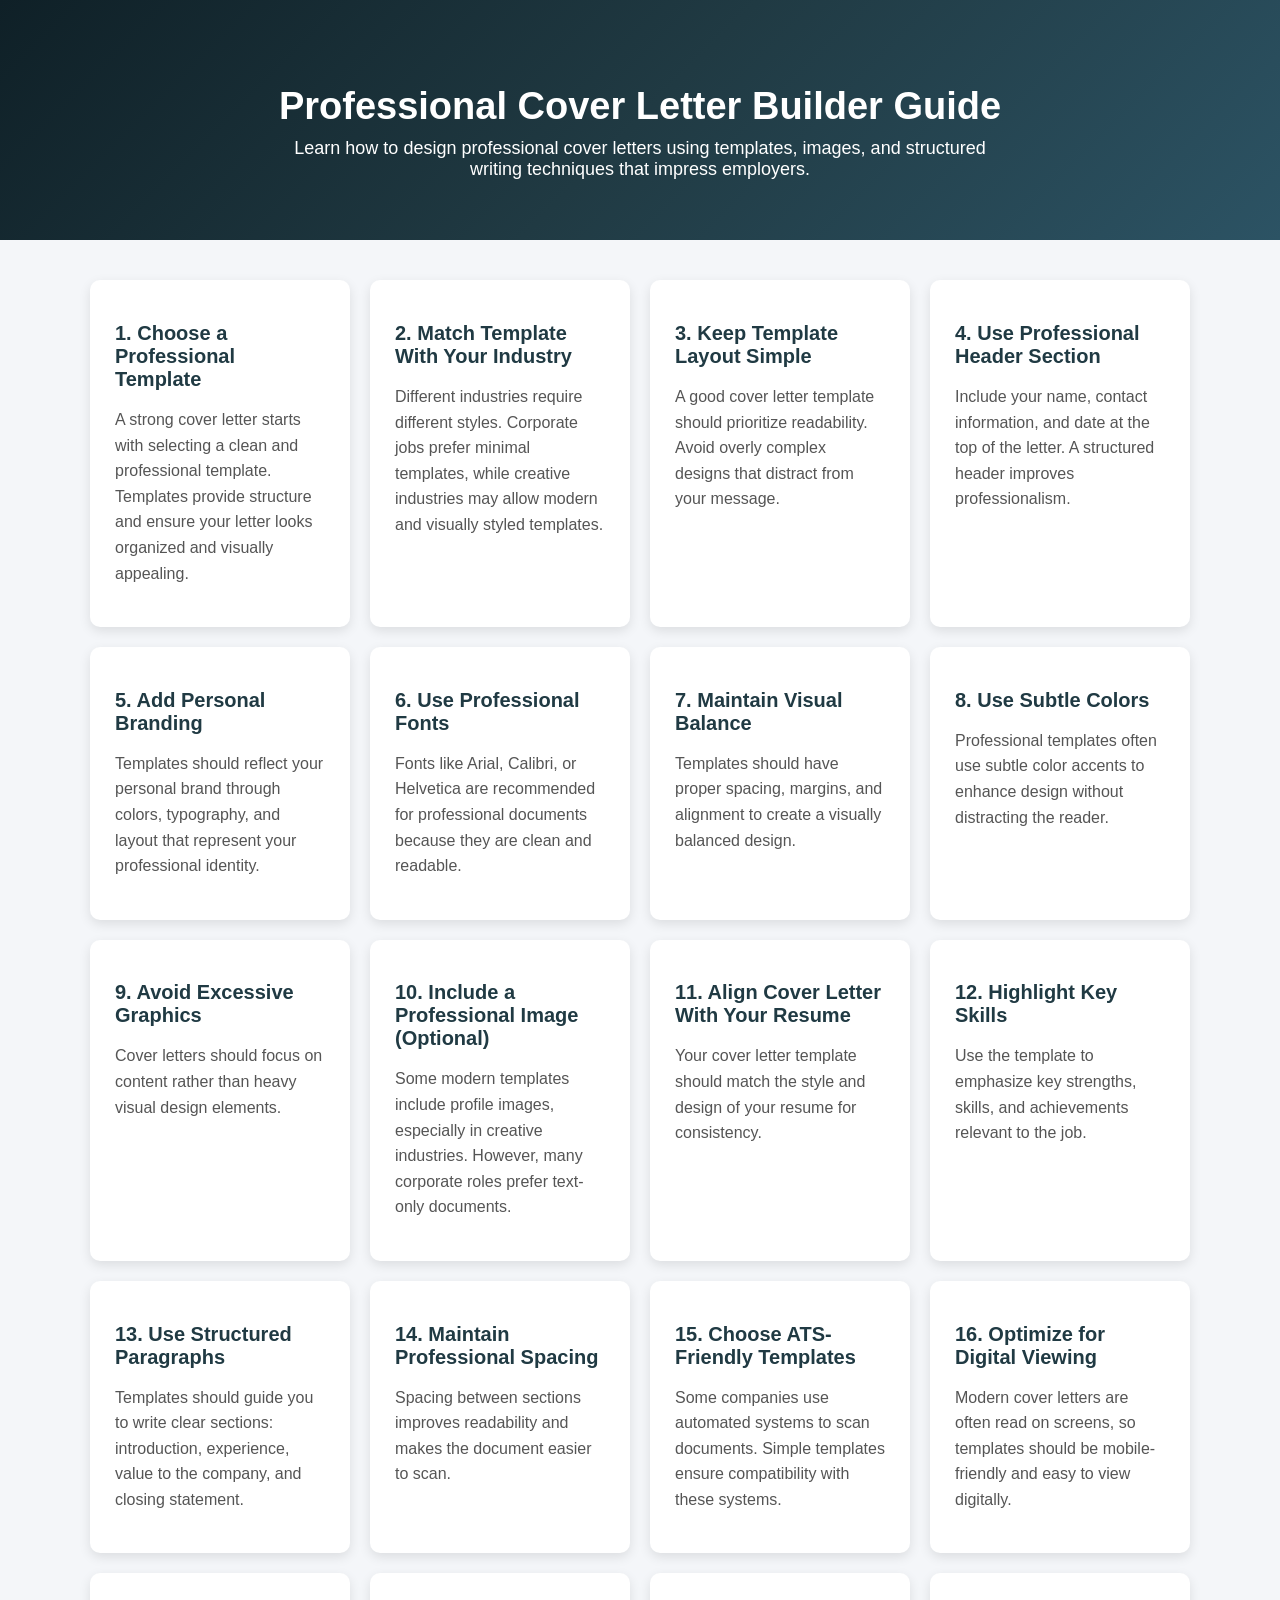
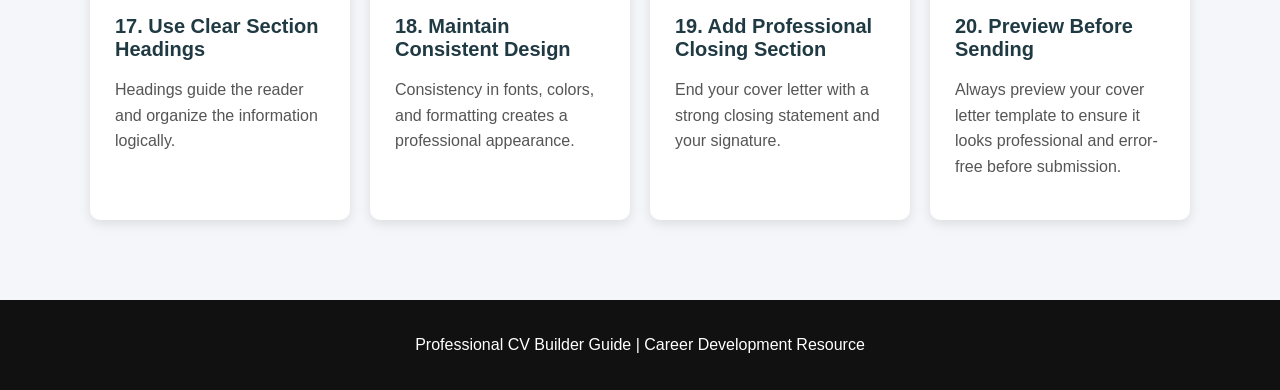
<file: cover.html>
<!DOCTYPE html>
<html lang="en">

<head>

    <meta charset="UTF-8">
    <meta name="viewport" content="width=device-width, initial-scale=1.0">

    <title>ai.cv.com </title>

    <link rel="stylesheet" href="style.css">

</head>

<body>

    <header class="hero">

        <h1>Professional Cover Letter Builder Guide</h1>

        <p>
            Learn how to design professional cover letters using templates,
            images, and structured writing techniques that impress employers.
        </p>

    </header>


    <section class="container">

        <div class="card">
            <h2>1. Choose a Professional Template</h2>
            <p>
                A strong cover letter starts with selecting a clean and professional template.
                Templates provide structure and ensure your letter looks organized
                and visually appealing.
            </p>
        </div>

        <div class="card">
            <h2>2. Match Template With Your Industry</h2>
            <p>
                Different industries require different styles. Corporate jobs prefer
                minimal templates, while creative industries may allow modern
                and visually styled templates.
            </p>
        </div>

        <div class="card">
            <h2>3. Keep Template Layout Simple</h2>
            <p>
                A good cover letter template should prioritize readability.
                Avoid overly complex designs that distract from your message.
            </p>
        </div>

        <div class="card">
            <h2>4. Use Professional Header Section</h2>
            <p>
                Include your name, contact information, and date at the top of the letter.
                A structured header improves professionalism.
            </p>
        </div>

        <div class="card">
            <h2>5. Add Personal Branding</h2>
            <p>
                Templates should reflect your personal brand through colors,
                typography, and layout that represent your professional identity.
            </p>
        </div>

        <div class="card">
            <h2>6. Use Professional Fonts</h2>
            <p>
                Fonts like Arial, Calibri, or Helvetica are recommended
                for professional documents because they are clean and readable.
            </p>
        </div>

        <div class="card">
            <h2>7. Maintain Visual Balance</h2>
            <p>
                Templates should have proper spacing, margins, and alignment
                to create a visually balanced design.
            </p>
        </div>

        <div class="card">
            <h2>8. Use Subtle Colors</h2>
            <p>
                Professional templates often use subtle color accents
                to enhance design without distracting the reader.
            </p>
        </div>

        <div class="card">
            <h2>9. Avoid Excessive Graphics</h2>
            <p>
                Cover letters should focus on content rather than heavy
                visual design elements.
            </p>
        </div>

        <div class="card">
            <h2>10. Include a Professional Image (Optional)</h2>
            <p>
                Some modern templates include profile images,
                especially in creative industries.
                However, many corporate roles prefer text-only documents.
            </p>
        </div>

        <div class="card">
            <h2>11. Align Cover Letter With Your Resume</h2>
            <p>
                Your cover letter template should match the style
                and design of your resume for consistency.
            </p>
        </div>

        <div class="card">
            <h2>12. Highlight Key Skills</h2>
            <p>
                Use the template to emphasize key strengths,
                skills, and achievements relevant to the job.
            </p>
        </div>

        <div class="card">
            <h2>13. Use Structured Paragraphs</h2>
            <p>
                Templates should guide you to write clear sections:
                introduction, experience, value to the company,
                and closing statement.
            </p>
        </div>

        <div class="card">
            <h2>14. Maintain Professional Spacing</h2>
            <p>
                Spacing between sections improves readability
                and makes the document easier to scan.
            </p>
        </div>

        <div class="card">
            <h2>15. Choose ATS-Friendly Templates</h2>
            <p>
                Some companies use automated systems to scan documents.
                Simple templates ensure compatibility with these systems.
            </p>
        </div>

        <div class="card">
            <h2>16. Optimize for Digital Viewing</h2>
            <p>
                Modern cover letters are often read on screens,
                so templates should be mobile-friendly and easy to view digitally.
            </p>
        </div>

        <div class="card">
            <h2>17. Use Clear Section Headings</h2>
            <p>
                Headings guide the reader and organize the information logically.
            </p>
        </div>

        <div class="card">
            <h2>18. Maintain Consistent Design</h2>
            <p>
                Consistency in fonts, colors, and formatting
                creates a professional appearance.
            </p>
        </div>

        <div class="card">
            <h2>19. Add Professional Closing Section</h2>
            <p>
                End your cover letter with a strong closing statement
                and your signature.
            </p>
        </div>

        <div class="card">
            <h2>20. Preview Before Sending</h2>
            <p>
                Always preview your cover letter template to ensure
                it looks professional and error-free before submission.
            </p>
        </div>

    </section>


    <footer>

        <p>Professional CV Builder Guide | Career Development Resource</p>

    </footer>

</body>

</html>
</file>
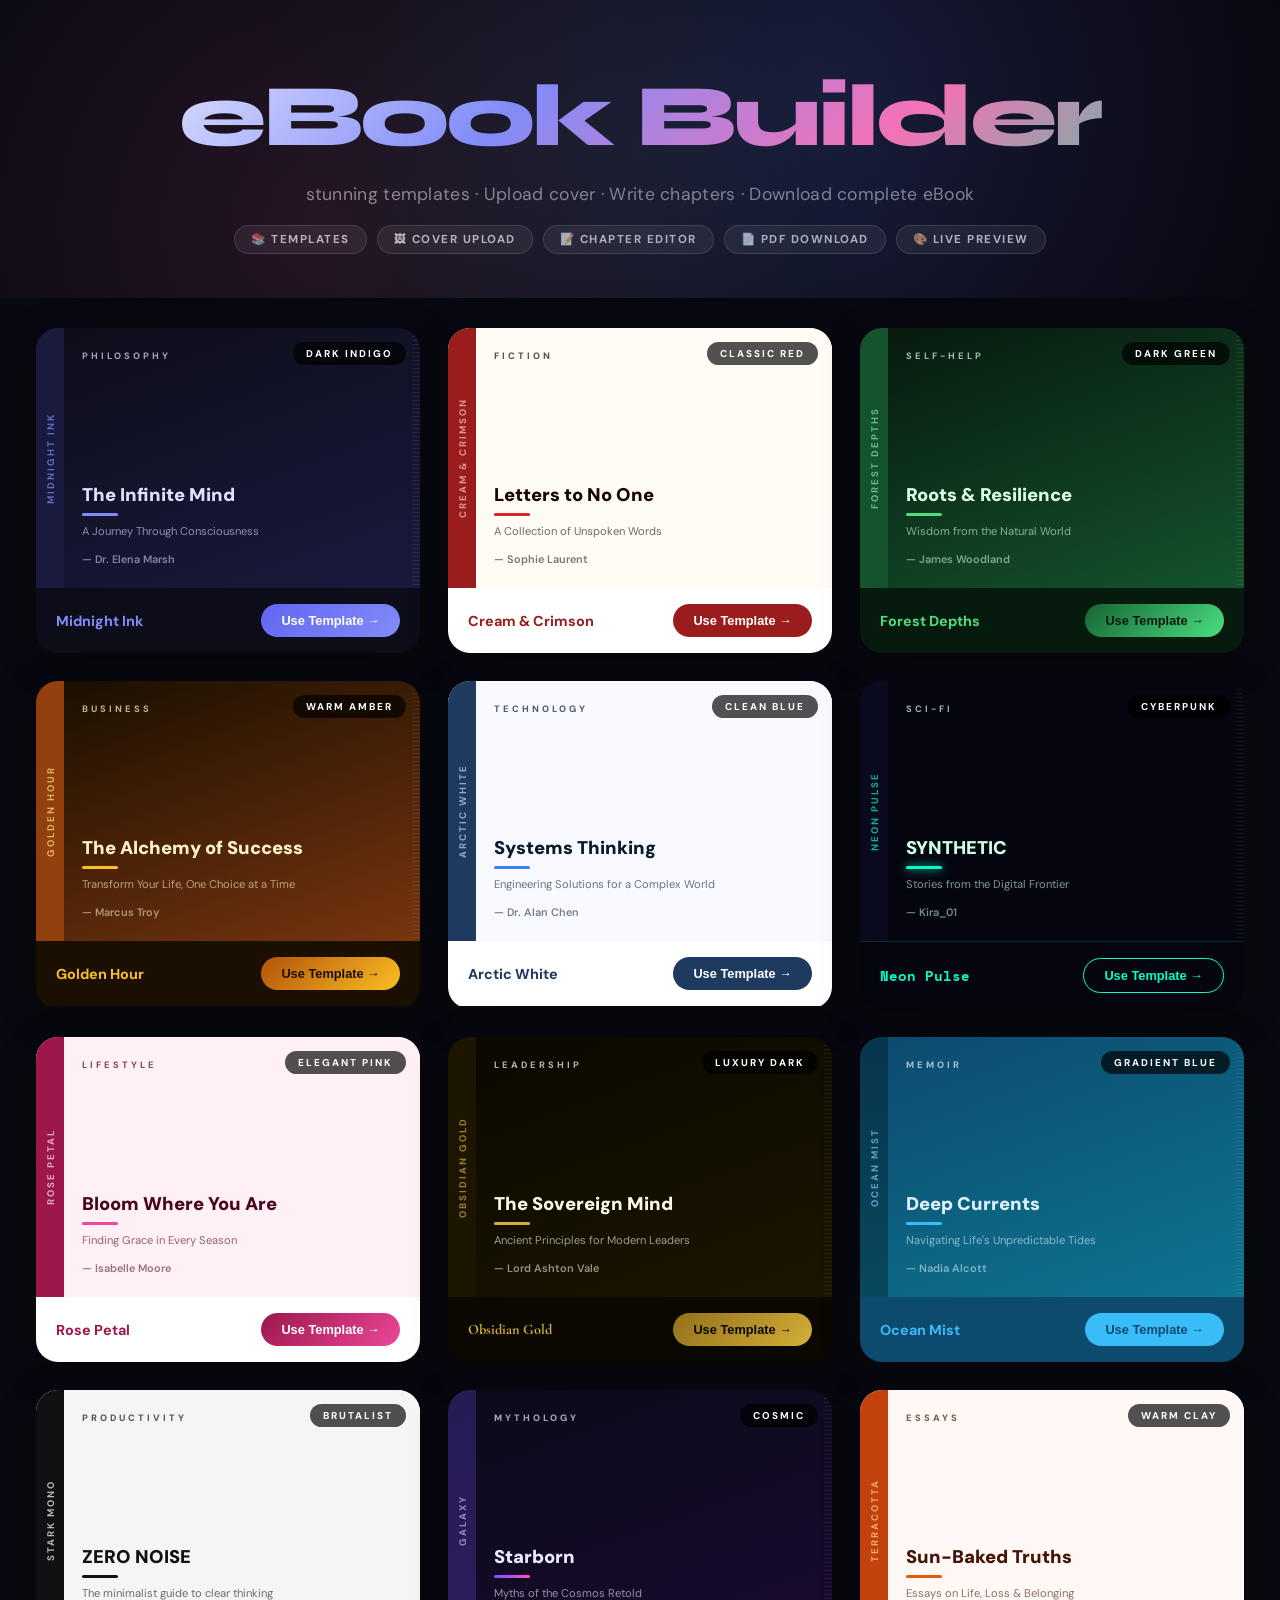
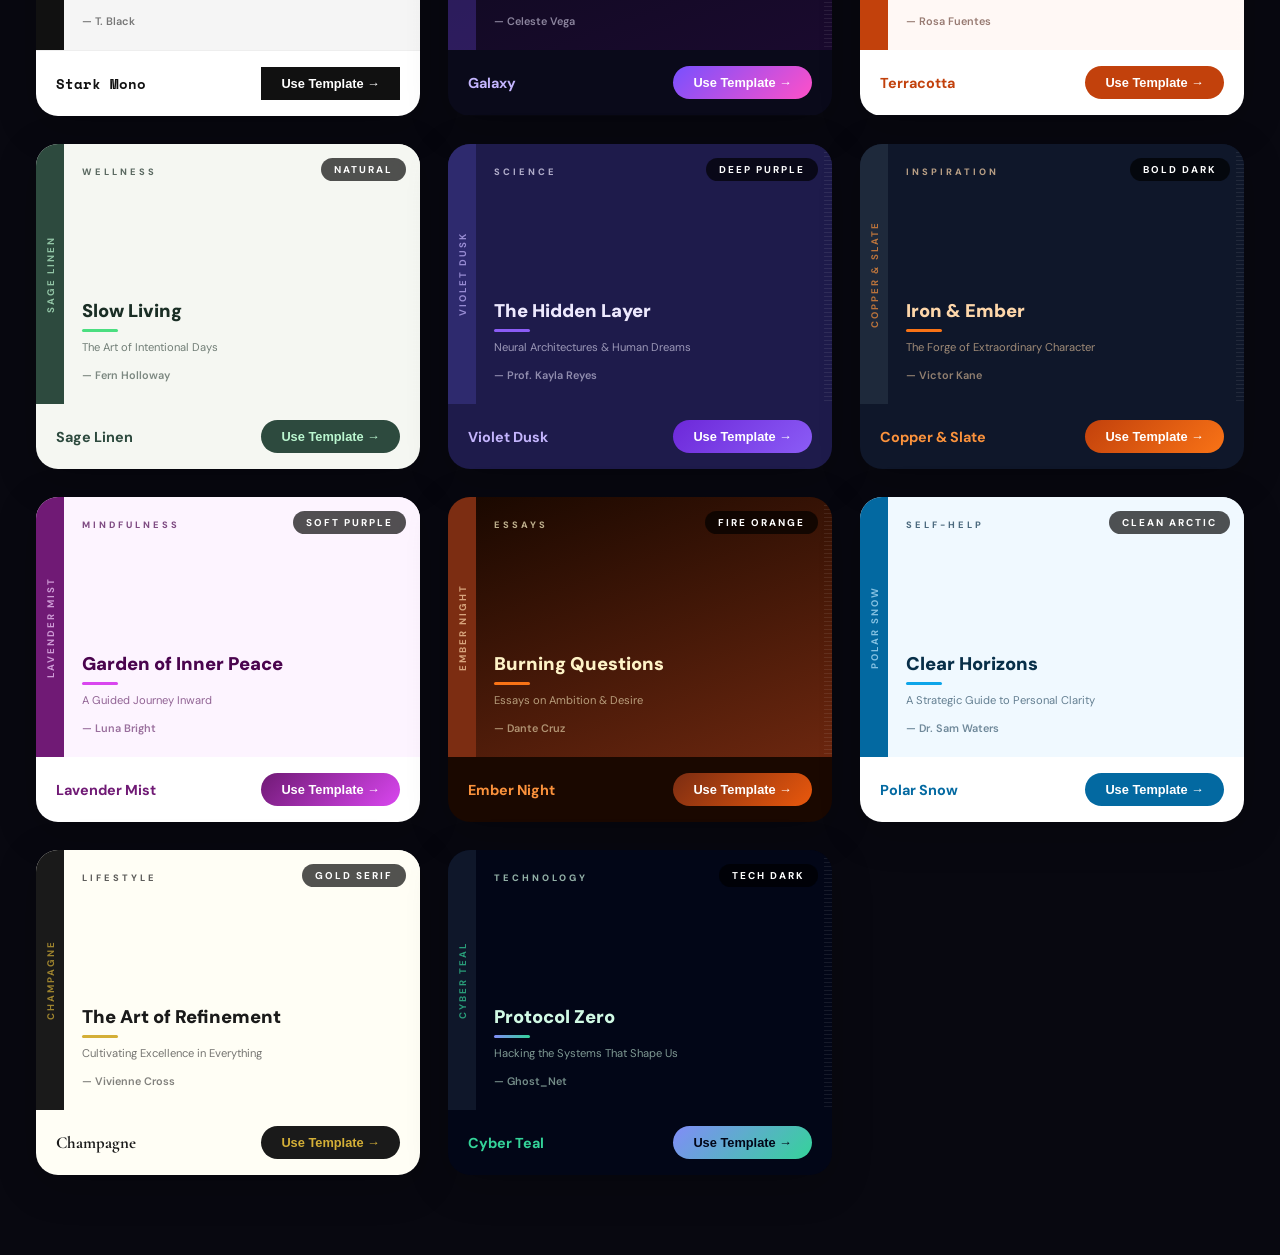
<file: ebook.html>
<!DOCTYPE html>
<html lang="en">

<head>
  <meta charset="UTF-8" />
  <meta name="viewport" content="width=device-width,initial-scale=1.0" />
  <title>ai.ebook.com</title>
  <style>
    @import url('https://fonts.googleapis.com/css2?family=Syne:wght@700;800&family=DM+Sans:wght@300;400;500;600&family=Space+Mono:wght@400;700&family=Cormorant+Garamond:ital,wght@0,300;0,400;0,600;0,700;1,400&family=Crimson+Pro:ital,wght@0,300;0,400;0,600;1,400&family=Playfair+Display:ital,wght@0,400;0,700;0,900;1,400&family=Raleway:wght@300;400;600;700;900&family=Josefin+Sans:wght@300;400;600;700&family=Bitter:wght@400;600;700&family=Nunito:wght@400;600;700;800&family=EB+Garamond:ital,wght@0,400;0,500;1,400&family=Libre+Baskerville:ital,wght@0,400;0,700;1,400&display=swap');

    *,
    *::before,
    *::after {
      box-sizing: border-box;
      margin: 0;
      padding: 0;
    }

    :root {
      --r: 18px;
      --sh: 0 10px 40px rgba(0, 0, 0, .22);
      --shh: 0 22px 60px rgba(0, 0, 0, .38);
      --tr: all .35s cubic-bezier(.4, 0, .2, 1);
    }

    body {
      font-family: 'DM Sans', sans-serif;
      background: #080810;
      color: #fff;
      min-height: 100vh;
      overflow-x: hidden;
    }

    /* ═══════════════════════════════ HEADER */
    .ph {
      text-align: center;
      padding: 64px 20px 44px;
      position: relative;
      overflow: hidden;
    }

    .ph::before {
      content: '';
      position: absolute;
      inset: 0;
      background: radial-gradient(circle at 65% 35%, rgba(99, 102, 241, .18) 0%, transparent 55%),
        radial-gradient(circle at 25% 75%, rgba(244, 114, 182, .12) 0%, transparent 50%),
        radial-gradient(circle at 50% 50%, rgba(16, 185, 129, .06) 0%, transparent 60%);
      pointer-events: none;
    }

    .ph h1 {
      font-family: 'Syne', sans-serif;
      font-size: clamp(2.8rem, 7vw, 5.5rem);
      font-weight: 800;
      letter-spacing: -3px;
      background: linear-gradient(135deg, #fff 0%, #818cf8 40%, #f472b6 70%, #34d399 100%);
      -webkit-background-clip: text;
      -webkit-text-fill-color: transparent;
      background-clip: text;
      position: relative;
    }

    .ph p {
      color: rgba(255, 255, 255, .5);
      font-size: 1.1rem;
      margin-top: 14px;
      letter-spacing: .3px;
    }

    .ph-badges {
      display: flex;
      justify-content: center;
      gap: 10px;
      margin-top: 20px;
      flex-wrap: wrap;
    }

    .badge {
      padding: 6px 16px;
      border-radius: 50px;
      font-size: .72rem;
      font-weight: 700;
      letter-spacing: 1.5px;
      text-transform: uppercase;
      background: rgba(255, 255, 255, .07);
      border: 1px solid rgba(255, 255, 255, .12);
      color: rgba(255, 255, 255, .7);
    }

    /* ═══════════════════════════════ GRID */
    .grid {
      display: grid;
      grid-template-columns: repeat(auto-fill, minmax(300px, 1fr));
      gap: 28px;
      padding: 30px 36px 80px;
      max-width: 1700px;
      margin: 0 auto;
    }

    /* ═══════════════════════════════ CARD */
    .tcard {
      border-radius: 22px;
      overflow: hidden;
      cursor: pointer;
      position: relative;
      box-shadow: var(--sh);
      transition: var(--tr);
    }

    .tcard:hover {
      transform: translateY(-9px) scale(1.012);
      box-shadow: var(--shh);
    }

    .tcard .lbl {
      position: absolute;
      top: 14px;
      right: 14px;
      background: rgba(0, 0, 0, .68);
      backdrop-filter: blur(8px);
      color: #fff;
      font-size: .62rem;
      font-weight: 700;
      letter-spacing: 2px;
      text-transform: uppercase;
      padding: 5px 13px;
      border-radius: 50px;
      z-index: 5;
    }

    /* Book-shaped preview */
    .book-prev {
      height: 260px;
      display: flex;
      position: relative;
      overflow: hidden;
    }

    .bk-spine {
      width: 28px;
      flex-shrink: 0;
      display: flex;
      align-items: center;
      justify-content: center;
    }

    .bk-spine span {
      writing-mode: vertical-rl;
      font-size: .6rem;
      font-weight: 700;
      letter-spacing: 2px;
      text-transform: uppercase;
      opacity: .7;
      transform: rotate(180deg);
    }

    .bk-cover {
      flex: 1;
      padding: 22px 18px;
      display: flex;
      flex-direction: column;
      position: relative;
      overflow: hidden;
    }

    .bk-cover-img {
      position: absolute;
      inset: 0;
      object-fit: cover;
      width: 100%;
      height: 100%;
      opacity: .35;
    }

    .bk-cat {
      font-size: .58rem;
      font-weight: 800;
      letter-spacing: 3px;
      text-transform: uppercase;
      opacity: .7;
      margin-bottom: auto;
      position: relative;
      z-index: 1;
    }

    .bk-title {
      font-size: 1.15rem;
      font-weight: 900;
      line-height: 1.25;
      margin-bottom: 6px;
      position: relative;
      z-index: 1;
    }

    .bk-sub {
      font-size: .7rem;
      opacity: .6;
      margin-bottom: 14px;
      position: relative;
      z-index: 1;
    }

    .bk-author {
      font-size: .68rem;
      font-weight: 600;
      opacity: .55;
      position: relative;
      z-index: 1;
    }

    .bk-deco {
      width: 36px;
      height: 3px;
      border-radius: 2px;
      margin-bottom: 8px;
      position: relative;
      z-index: 1;
    }

    .bk-page-lines {
      position: absolute;
      right: 0;
      top: 0;
      bottom: 0;
      width: 8px;
      background: repeating-linear-gradient(180deg, rgba(255, 255, 255, .08) 0px, rgba(255, 255, 255, .08) 1px, transparent 1px, transparent 4px);
    }

    .card-foot {
      padding: 16px 20px;
      display: flex;
      justify-content: space-between;
      align-items: center;
      gap: 10px;
    }

    .card-tname {
      font-weight: 700;
      font-size: .9rem;
    }

    .btn-use {
      padding: 9px 20px;
      border: none;
      border-radius: 50px;
      font-size: .8rem;
      font-weight: 700;
      cursor: pointer;
      transition: var(--tr);
      white-space: nowrap;
    }

    .btn-use:hover {
      transform: scale(1.07);
    }

    /* ═══════════════════════════════ MODAL */
    .overlay {
      display: none;
      position: fixed;
      inset: 0;
      background: rgba(0, 0, 0, .88);
      backdrop-filter: blur(14px);
      z-index: 1000;
      overflow-y: auto;
      padding: 28px 14px 60px;
      align-items: flex-start;
      justify-content: center;
    }

    .overlay.open {
      display: flex;
    }

    .mc {
      width: 100%;
      max-width: 1080px;
      border-radius: 24px;
      overflow: hidden;
      animation: popIn .4s cubic-bezier(.4, 0, .2, 1);
      position: relative;
    }

    @keyframes popIn {
      from {
        opacity: 0;
        transform: translateY(38px) scale(.95)
      }

      to {
        opacity: 1;
        transform: none
      }
    }

    .mhdr {
      display: flex;
      justify-content: space-between;
      align-items: center;
      padding: 20px 28px;
      position: sticky;
      top: 0;
      z-index: 20;
      gap: 12px;
      flex-wrap: wrap;
    }

    .mhdr-title {
      font-size: 1.15rem;
      font-weight: 800;
    }

    .mhdr-acts {
      display: flex;
      gap: 10px;
      align-items: center;
      flex-wrap: wrap;
    }

    .btn-icon {
      width: 42px;
      height: 42px;
      border: none;
      border-radius: 50%;
      font-size: 1.2rem;
      cursor: pointer;
      display: flex;
      align-items: center;
      justify-content: center;
      background: rgba(255, 255, 255, .1);
      color: inherit;
      transition: var(--tr);
    }

    .btn-icon:hover {
      background: rgba(255, 255, 255, .18);
      transform: rotate(90deg);
    }

    .btn-edit,
    .btn-dl,
    .btn-tab {
      padding: 10px 20px;
      border-radius: 50px;
      font-size: .82rem;
      font-weight: 700;
      cursor: pointer;
      transition: var(--tr);
      display: flex;
      align-items: center;
      gap: 6px;
      white-space: nowrap;
    }

    .btn-edit {
      background: transparent;
      border: 2px solid rgba(255, 255, 255, .28);
      color: inherit;
    }

    .btn-edit:hover {
      background: rgba(255, 255, 255, .08);
    }

    .btn-dl:hover,
    .btn-tab:hover {
      transform: scale(1.05);
    }

    /* ═══════════════════════════════ TABS */
    .tabs {
      display: flex;
      gap: 6px;
      padding: 0 28px 0;
      margin-bottom: 0;
    }

    .tab-btn {
      padding: 8px 18px;
      border-radius: 50px 50px 0 0;
      font-size: .78rem;
      font-weight: 700;
      border: none;
      cursor: pointer;
      transition: var(--tr);
      opacity: .5;
      background: rgba(255, 255, 255, .06);
      color: inherit;
    }

    .tab-btn.active {
      opacity: 1;
      background: rgba(255, 255, 255, .12);
    }

    /* ═══════════════════════════════ FORM AREA */
    .mwrap {
      padding: 0 28px 36px;
    }

    /* ── COVER FORM ── */
    .cover-form-grid {
      display: grid;
      grid-template-columns: 1fr 1fr;
      gap: 20px;
      margin-top: 18px;
    }

    .cover-upload-area {
      border-radius: 14px;
      border: 2px dashed rgba(255, 255, 255, .2);
      padding: 28px 20px;
      text-align: center;
      cursor: pointer;
      transition: var(--tr);
      position: relative;
      overflow: hidden;
    }

    .cover-upload-area:hover {
      border-color: var(--ac, #818cf8);
      background: rgba(255, 255, 255, .04);
    }

    .cover-upload-area input {
      position: absolute;
      inset: 0;
      opacity: 0;
      cursor: pointer;
    }

    .cover-preview-thumb {
      width: 100%;
      height: 180px;
      object-fit: cover;
      border-radius: 10px;
      display: none;
      margin-bottom: 10px;
    }

    .upload-icon {
      font-size: 2.5rem;
      margin-bottom: 10px;
    }

    .upload-txt {
      font-size: .82rem;
      opacity: .55;
    }

    .upload-sub {
      font-size: .72rem;
      opacity: .35;
      margin-top: 4px;
    }

    .fields-col {
      display: flex;
      flex-direction: column;
      gap: 0;
    }

    .sect {
      border-radius: 14px;
      padding: 18px;
      margin-bottom: 16px;
    }

    .sect-ttl {
      font-size: .67rem;
      font-weight: 800;
      letter-spacing: 2.5px;
      text-transform: uppercase;
      margin-bottom: 13px;
      display: flex;
      align-items: center;
      gap: 8px;
    }

    .sect-ttl::after {
      content: '';
      flex: 1;
      height: 1px;
      background: currentColor;
      opacity: .15;
    }

    .fg {
      margin-bottom: 10px;
    }

    .fg label {
      font-size: .67rem;
      font-weight: 600;
      letter-spacing: .8px;
      text-transform: uppercase;
      opacity: .52;
      display: block;
      margin-bottom: 4px;
    }

    .fg input,
    .fg textarea,
    .fg select {
      width: 100%;
      border: none;
      border-radius: 9px;
      padding: 9px 13px;
      font-size: .85rem;
      font-family: inherit;
      outline: none;
      resize: vertical;
      background: rgba(255, 255, 255, .07);
      color: inherit;
      border: 1.5px solid transparent;
      transition: var(--tr);
    }

    .fg input:focus,
    .fg textarea:focus,
    .fg select:focus {
      border-color: var(--ac, #818cf8);
      background: rgba(255, 255, 255, .1);
    }

    .fg input::placeholder,
    .fg textarea::placeholder {
      opacity: .32;
    }

    /* ── CHAPTERS ── */
    .chapters-list {
      display: flex;
      flex-direction: column;
      gap: 14px;
      margin-top: 16px;
    }

    .chapter-card {
      border-radius: 14px;
      padding: 18px;
      position: relative;
    }

    .ch-hdr {
      display: flex;
      align-items: center;
      gap: 10px;
      margin-bottom: 12px;
    }

    .ch-num {
      width: 30px;
      height: 30px;
      border-radius: 50%;
      display: flex;
      align-items: center;
      justify-content: center;
      font-size: .78rem;
      font-weight: 800;
      background: var(--ac, #818cf8);
      color: #fff;
      flex-shrink: 0;
    }

    .ch-title-inp {
      flex: 1;
      border: none;
      background: transparent;
      color: inherit;
      font-size: 1rem;
      font-weight: 700;
      outline: none;
      border-bottom: 1.5px solid rgba(255, 255, 255, .15);
      padding: 4px 0;
      transition: var(--tr);
    }

    .ch-title-inp:focus {
      border-color: var(--ac, #818cf8);
    }

    .ch-title-inp::placeholder {
      opacity: .3;
    }

    .ch-rm {
      background: none;
      border: none;
      cursor: pointer;
      opacity: .4;
      font-size: 1.1rem;
      color: inherit;
      transition: var(--tr);
    }

    .ch-rm:hover {
      opacity: 1;
      transform: scale(1.2);
    }

    .ch-body {
      width: 100%;
      border: none;
      border-radius: 9px;
      padding: 12px;
      font-size: .85rem;
      font-family: inherit;
      outline: none;
      resize: vertical;
      min-height: 120px;
      background: rgba(255, 255, 255, .05);
      color: inherit;
      border: 1.5px solid transparent;
      transition: var(--tr);
    }

    .ch-body:focus {
      border-color: var(--ac, #818cf8);
    }

    .ch-body::placeholder {
      opacity: .28;
    }

    .ch-meta {
      display: grid;
      grid-template-columns: 1fr 1fr;
      gap: 8px;
      margin-top: 10px;
    }

    .add-ch-btn {
      width: 100%;
      padding: 12px;
      border-radius: 12px;
      border: 1.5px dashed rgba(255, 255, 255, .2);
      background: transparent;
      color: inherit;
      font-size: .85rem;
      font-weight: 600;
      cursor: pointer;
      transition: var(--tr);
      display: flex;
      align-items: center;
      justify-content: center;
      gap: 8px;
      margin-top: 14px;
    }

    .add-ch-btn:hover {
      border-color: var(--ac, #818cf8);
      background: rgba(255, 255, 255, .04);
    }

    /* ── BOOK SETTINGS ── */
    .settings-grid {
      display: grid;
      grid-template-columns: 1fr 1fr;
      gap: 16px;
      margin-top: 16px;
    }

    /* ═══════════════════════════════ PREVIEW */
    .preview-book {
      background: #fff;
      color: #111;
      border-radius: 16px;
      overflow: hidden;
      box-shadow: 0 20px 80px rgba(0, 0, 0, .5);
      max-width: 820px;
      margin: 20px auto 0;
    }

    /* Cover page */
    .eb-cover {
      min-height: 560px;
      display: flex;
      flex-direction: column;
      position: relative;
      overflow: hidden;
      page-break-after: always;
    }

    .eb-cover-img {
      position: absolute;
      inset: 0;
      width: 100%;
      height: 100%;
      object-fit: cover;
    }

    .eb-cover-overlay {
      position: absolute;
      inset: 0;
    }

    .eb-cover-content {
      position: relative;
      z-index: 2;
      flex: 1;
      display: flex;
      flex-direction: column;
      padding: 50px 48px;
    }

    .eb-cover-cat {
      font-size: .65rem;
      font-weight: 800;
      letter-spacing: 3px;
      text-transform: uppercase;
      margin-bottom: auto;
      opacity: .75;
    }

    .eb-cover-title {
      font-size: clamp(2.2rem, 5vw, 3.5rem);
      font-weight: 900;
      line-height: 1.1;
      margin-bottom: 12px;
    }

    .eb-cover-subtitle {
      font-size: 1.05rem;
      opacity: .75;
      margin-bottom: 24px;
      line-height: 1.5;
    }

    .eb-cover-deco {
      width: 56px;
      height: 4px;
      border-radius: 2px;
      margin-bottom: 20px;
    }

    .eb-cover-author {
      font-size: .88rem;
      font-weight: 600;
      opacity: .7;
    }

    .eb-cover-edition {
      font-size: .72rem;
      opacity: .45;
      margin-top: 4px;
    }

    /* TOC */
    .eb-toc {
      padding: 50px 48px;
      min-height: 300px;
      page-break-after: always;
    }

    .eb-toc-title {
      font-size: 1.8rem;
      font-weight: 900;
      margin-bottom: 8px;
    }

    .eb-toc-deco {
      width: 40px;
      height: 3px;
      border-radius: 2px;
      margin-bottom: 28px;
    }

    .toc-item {
      display: flex;
      align-items: baseline;
      gap: 8px;
      padding: 8px 0;
      border-bottom: 1px solid rgba(0, 0, 0, .07);
      font-size: .9rem;
    }

    .toc-ch-num {
      font-size: .7rem;
      font-weight: 800;
      letter-spacing: 1px;
      opacity: .5;
      width: 22px;
      flex-shrink: 0;
    }

    .toc-ch-title {
      flex: 1;
      font-weight: 600;
    }

    .toc-dots {
      flex: 1;
      border-bottom: 1px dotted rgba(0, 0, 0, .2);
      margin: 0 8px;
      min-width: 20px;
    }

    .toc-page {
      font-size: .78rem;
      opacity: .5;
      font-weight: 700;
    }

    /* Chapter pages */
    .eb-chapter {
      padding: 50px 48px;
      min-height: 500px;
      page-break-before: always;
      page-break-after: always;
    }

    .eb-ch-header {
      margin-bottom: 32px;
    }

    .eb-ch-num-label {
      font-size: .62rem;
      font-weight: 800;
      letter-spacing: 3px;
      text-transform: uppercase;
      opacity: .45;
      margin-bottom: 6px;
    }

    .eb-ch-title {
      font-size: 2rem;
      font-weight: 900;
      line-height: 1.2;
      margin-bottom: 10px;
    }

    .eb-ch-deco {
      width: 40px;
      height: 3px;
      border-radius: 2px;
      margin-bottom: 0;
    }

    .eb-ch-body {
      font-size: .95rem;
      line-height: 1.85;
      opacity: .82;
      white-space: pre-wrap;
    }

    .eb-ch-quote {
      border-left: 4px solid var(--ac, #818cf8);
      padding: 12px 20px;
      margin: 20px 0;
      font-style: italic;
      opacity: .75;
      font-size: 1rem;
    }

    /* Back cover */
    .eb-back {
      min-height: 320px;
      display: flex;
      flex-direction: column;
      justify-content: center;
      padding: 50px 48px;
      position: relative;
      overflow: hidden;
      page-break-before: always;
    }

    .eb-back-title {
      font-size: 1.5rem;
      font-weight: 900;
      margin-bottom: 12px;
    }

    .eb-back-desc {
      font-size: .9rem;
      line-height: 1.75;
      opacity: .75;
      margin-bottom: 28px;
    }

    .eb-back-author-box {
      display: flex;
      align-items: center;
      gap: 14px;
    }

    .eb-back-avatar {
      width: 50px;
      height: 50px;
      border-radius: 50%;
      display: flex;
      align-items: center;
      justify-content: center;
      font-size: 1.2rem;
      font-weight: 800;
    }

    .eb-back-aname {
      font-weight: 700;
      font-size: .9rem;
    }

    .eb-back-arole {
      font-size: .78rem;
      opacity: .55;
    }

    /* ── Notification ── */
    .notif {
      position: fixed;
      bottom: 26px;
      right: 26px;
      padding: 14px 26px;
      border-radius: 12px;
      background: #10b981;
      color: #fff;
      font-weight: 700;
      font-size: .88rem;
      box-shadow: 0 8px 28px rgba(16, 185, 129, .4);
      z-index: 9999;
      animation: nin .38s ease, nout .4s 2.6s forwards;
    }

    @keyframes nin {
      from {
        opacity: 0;
        transform: translateY(18px)
      }

      to {
        opacity: 1;
        transform: none
      }
    }

    @keyframes nout {
      to {
        opacity: 0;
        transform: translateY(-12px)
      }
    }

    /* ════════════════════════════════════════════
   TEMPLATE COLOUR TOKENS  (card-level)
   ══════════════════════════════════════════ */
    /* T1 – Midnight Ink */
    .t1 .book-prev {
      background: #0d0d1a;
    }

    .t1 .bk-spine {
      background: #1a1a3e;
      color: #818cf8;
    }

    .t1 .bk-cover {
      background: linear-gradient(160deg, #0d0d1a 0%, #1a1a3e 100%);
      color: #e0e0ff;
    }

    .t1 .bk-deco {
      background: #818cf8;
    }

    .t1 .card-foot {
      background: #0d0d1a;
    }

    .t1 .card-tname {
      color: #818cf8;
    }

    .t1 .btn-use {
      background: linear-gradient(135deg, #6366f1, #818cf8);
      color: #fff;
    }

    /* T2 – Cream & Crimson */
    .t2 .book-prev {
      background: #fffbf5;
    }

    .t2 .bk-spine {
      background: #9b1c1c;
      color: #fecaca;
    }

    .t2 .bk-cover {
      background: #fffbf5;
      color: #1a0505;
    }

    .t2 .bk-deco {
      background: #dc2626;
    }

    .t2 .card-foot {
      background: #fff;
    }

    .t2 .card-tname {
      color: #9b1c1c;
    }

    .t2 .btn-use {
      background: #9b1c1c;
      color: #fff;
    }

    /* T3 – Forest Depths */
    .t3 .book-prev {
      background: #071a0e;
    }

    .t3 .bk-spine {
      background: #14532d;
      color: #86efac;
    }

    .t3 .bk-cover {
      background: linear-gradient(160deg, #071a0e, #14532d);
      color: #dcfce7;
    }

    .t3 .bk-deco {
      background: #4ade80;
    }

    .t3 .card-foot {
      background: #071a0e;
    }

    .t3 .card-tname {
      color: #4ade80;
    }

    .t3 .btn-use {
      background: linear-gradient(135deg, #166534, #4ade80);
      color: #071a0e;
      font-weight: 800;
    }

    /* T4 – Golden Hour */
    .t4 .book-prev {
      background: #1a0f00;
    }

    .t4 .bk-spine {
      background: #92400e;
      color: #fde68a;
    }

    .t4 .bk-cover {
      background: linear-gradient(160deg, #1a0f00, #78350f);
      color: #fef3c7;
    }

    .t4 .bk-deco {
      background: #fbbf24;
    }

    .t4 .card-foot {
      background: #1a0f00;
    }

    .t4 .card-tname {
      color: #fbbf24;
    }

    .t4 .btn-use {
      background: linear-gradient(135deg, #b45309, #fbbf24);
      color: #1a0f00;
      font-weight: 800;
    }

    /* T5 – Arctic White */
    .t5 .book-prev {
      background: #f8faff;
    }

    .t5 .bk-spine {
      background: #1e3a5f;
      color: #bfdbfe;
    }

    .t5 .bk-cover {
      background: #f8faff;
      color: #0c1a2e;
    }

    .t5 .bk-deco {
      background: #3b82f6;
    }

    .t5 .card-foot {
      background: #fff;
    }

    .t5 .card-tname {
      color: #1e3a5f;
    }

    .t5 .btn-use {
      background: #1e3a5f;
      color: #fff;
    }

    /* T6 – Neon Pulse */
    .t6 .book-prev {
      background: #05050f;
    }

    .t6 .bk-spine {
      background: #0a0a1f;
      color: #00ffc8;
    }

    .t6 .bk-cover {
      background: #05050f;
      color: #ccffe8;
    }

    .t6 .bk-deco {
      background: #00ffc8;
      box-shadow: 0 0 10px #00ffc8;
    }

    .t6 .card-foot {
      background: #05050f;
      border-top: 1px solid rgba(0, 255, 200, .15);
    }

    .t6 .card-tname {
      color: #00ffc8;
      font-family: 'Space Mono', monospace;
    }

    .t6 .btn-use {
      background: transparent;
      color: #00ffc8;
      border: 1.5px solid #00ffc8;
    }

    /* T7 – Rose Petal */
    .t7 .book-prev {
      background: #fff0f5;
    }

    .t7 .bk-spine {
      background: #9d174d;
      color: #fce7f3;
    }

    .t7 .bk-cover {
      background: #fff0f5;
      color: #4a0520;
    }

    .t7 .bk-deco {
      background: #ec4899;
    }

    .t7 .card-foot {
      background: #fff;
    }

    .t7 .card-tname {
      color: #9d174d;
    }

    .t7 .btn-use {
      background: linear-gradient(135deg, #9d174d, #ec4899);
      color: #fff;
    }

    /* T8 – Obsidian Gold */
    .t8 .book-prev {
      background: #0a0800;
    }

    .t8 .bk-spine {
      background: #1c1500;
      color: #d4af37;
    }

    .t8 .bk-cover {
      background: linear-gradient(160deg, #0a0800, #1c1500);
      color: #fef9e7;
    }

    .t8 .bk-deco {
      background: #d4af37;
    }

    .t8 .card-foot {
      background: #0a0800;
    }

    .t8 .card-tname {
      color: #d4af37;
      font-family: 'Cormorant Garamond', serif;
    }

    .t8 .btn-use {
      background: linear-gradient(135deg, #92711a, #d4af37);
      color: #0a0800;
      font-weight: 800;
    }

    /* T9 – Ocean Mist */
    .t9 .book-prev {
      background: linear-gradient(160deg, #0c4a6e, #0e7490);
    }

    .t9 .bk-spine {
      background: rgba(0, 0, 0, .3);
      color: #7dd3fc;
    }

    .t9 .bk-cover {
      background: transparent;
      color: #e0f2fe;
    }

    .t9 .bk-deco {
      background: #38bdf8;
    }

    .t9 .card-foot {
      background: #0c4a6e;
    }

    .t9 .card-tname {
      color: #38bdf8;
    }

    .t9 .btn-use {
      background: #38bdf8;
      color: #0c4a6e;
      font-weight: 800;
    }

    /* T10 – Stark Mono */
    .t10 .book-prev {
      background: #f5f5f5;
    }

    .t10 .bk-spine {
      background: #111;
      color: #fff;
    }

    .t10 .bk-cover {
      background: #f5f5f5;
      color: #111;
    }

    .t10 .bk-deco {
      background: #111;
    }

    .t10 .card-foot {
      background: #fff;
      border-top: 1px solid #eee;
    }

    .t10 .card-tname {
      color: #111;
      font-family: 'Space Mono', monospace;
    }

    .t10 .btn-use {
      background: #111;
      color: #fff;
      border-radius: 0;
    }

    /* T11 – Galaxy */
    .t11 .book-prev {
      background: linear-gradient(160deg, #0a0a1a, #1a0a2e);
    }

    .t11 .bk-spine {
      background: rgba(120, 80, 255, .25);
      color: #c4b5fd;
    }

    .t11 .bk-cover {
      background: transparent;
      color: #ede9fe;
    }

    .t11 .bk-deco {
      background: linear-gradient(90deg, #7850ff, #ff50c8);
    }

    .t11 .card-foot {
      background: #0a0a1a;
    }

    .t11 .card-tname {
      color: #c4b5fd;
    }

    .t11 .btn-use {
      background: linear-gradient(135deg, #7850ff, #ff50c8);
      color: #fff;
    }

    /* T12 – Terracotta */
    .t12 .book-prev {
      background: #fff8f5;
    }

    .t12 .bk-spine {
      background: #c2410c;
      color: #fed7aa;
    }

    .t12 .bk-cover {
      background: #fff8f5;
      color: #431407;
    }

    .t12 .bk-deco {
      background: #ea580c;
    }

    .t12 .card-foot {
      background: #fff;
    }

    .t12 .card-tname {
      color: #c2410c;
    }

    .t12 .btn-use {
      background: #c2410c;
      color: #fff;
    }

    /* T13 – Sage Linen */
    .t13 .book-prev {
      background: #f5f7f2;
    }

    .t13 .bk-spine {
      background: #2d4a3e;
      color: #bbf7d0;
    }

    .t13 .bk-cover {
      background: #f5f7f2;
      color: #1a2e25;
    }

    .t13 .bk-deco {
      background: #4ade80;
    }

    .t13 .card-foot {
      background: #f5f7f2;
    }

    .t13 .card-tname {
      color: #2d4a3e;
    }

    .t13 .btn-use {
      background: #2d4a3e;
      color: #bbf7d0;
    }

    /* T14 – Violet Dusk */
    .t14 .book-prev {
      background: #1e1b4b;
    }

    .t14 .bk-spine {
      background: #2e2a6e;
      color: #c4b5fd;
    }

    .t14 .bk-cover {
      background: #1e1b4b;
      color: #ede9fe;
    }

    .t14 .bk-deco {
      background: #8b5cf6;
    }

    .t14 .card-foot {
      background: #1e1b4b;
    }

    .t14 .card-tname {
      color: #c4b5fd;
    }

    .t14 .btn-use {
      background: linear-gradient(135deg, #6d28d9, #8b5cf6);
      color: #fff;
    }

    /* T15 – Copper & Slate */
    .t15 .book-prev {
      background: #0f172a;
    }

    .t15 .bk-spine {
      background: #1e293b;
      color: #fb923c;
    }

    .t15 .bk-cover {
      background: #0f172a;
      color: #fed7aa;
    }

    .t15 .bk-deco {
      background: #f97316;
    }

    .t15 .card-foot {
      background: #0f172a;
    }

    .t15 .card-tname {
      color: #fb923c;
    }

    .t15 .btn-use {
      background: linear-gradient(135deg, #c2410c, #f97316);
      color: #fff;
    }

    /* T16 – Lavender Mist */
    .t16 .book-prev {
      background: #fdf4ff;
    }

    .t16 .bk-spine {
      background: #701a75;
      color: #f5d0fe;
    }

    .t16 .bk-cover {
      background: #fdf4ff;
      color: #4a044e;
    }

    .t16 .bk-deco {
      background: #d946ef;
    }

    .t16 .card-foot {
      background: #fff;
    }

    .t16 .card-tname {
      color: #701a75;
    }

    .t16 .btn-use {
      background: linear-gradient(135deg, #701a75, #d946ef);
      color: #fff;
    }

    /* T17 – Ember Night */
    .t17 .book-prev {
      background: #1a0800;
    }

    .t17 .bk-spine {
      background: #7c2d12;
      color: #fed7aa;
    }

    .t17 .bk-cover {
      background: linear-gradient(160deg, #1a0800, #7c2d12 120%);
      color: #fef3c7;
    }

    .t17 .bk-deco {
      background: #f97316;
    }

    .t17 .card-foot {
      background: #1a0800;
    }

    .t17 .card-tname {
      color: #fb923c;
    }

    .t17 .btn-use {
      background: linear-gradient(135deg, #7c2d12, #ea580c);
      color: #fff;
    }

    /* T18 – Polar Snow */
    .t18 .book-prev {
      background: #f0f9ff;
    }

    .t18 .bk-spine {
      background: #0369a1;
      color: #bae6fd;
    }

    .t18 .bk-cover {
      background: #f0f9ff;
      color: #082f49;
    }

    .t18 .bk-deco {
      background: #0ea5e9;
    }

    .t18 .card-foot {
      background: #fff;
    }

    .t18 .card-tname {
      color: #0369a1;
    }

    .t18 .btn-use {
      background: #0369a1;
      color: #fff;
    }

    /* T19 – Champagne */
    .t19 .book-prev {
      background: #fffef5;
    }

    .t19 .bk-spine {
      background: #1a1a1a;
      color: #d4af37;
    }

    .t19 .bk-cover {
      background: #fffef5;
      color: #1a1a1a;
    }

    .t19 .bk-deco {
      background: #d4af37;
    }

    .t19 .card-foot {
      background: #fffef5;
    }

    .t19 .card-tname {
      color: #1a1a1a;
      font-family: 'Cormorant Garamond', serif;
      font-size: 1.05rem;
    }

    .t19 .btn-use {
      background: #1a1a1a;
      color: #d4af37;
    }

    /* T20 – Cyber Teal */
    .t20 .book-prev {
      background: #020617;
    }

    .t20 .bk-spine {
      background: #0f172a;
      color: #34d399;
    }

    .t20 .bk-cover {
      background: #020617;
      color: #d1fae5;
    }

    .t20 .bk-deco {
      background: linear-gradient(90deg, #818cf8, #34d399);
    }

    .t20 .card-foot {
      background: #020617;
    }

    .t20 .card-tname {
      color: #34d399;
    }

    .t20 .btn-use {
      background: linear-gradient(135deg, #818cf8, #34d399);
      color: #020617;
      font-weight: 800;
    }

    /* ═══ MODAL THEMES ═══════════════════════════════════════ */
    .mc-t1 {
      background: #0d0d1a;
      color: #e0e0ff;
      --ac: #818cf8;
    }

    .mc-t1 .mhdr {
      background: #1a1a3e;
      border-bottom: 1px solid rgba(129, 140, 248, .2);
    }

    .mc-t1 .sect,
    .mc-t1 .chapter-card {
      background: rgba(129, 140, 248, .07);
      border: 1px solid rgba(129, 140, 248, .12);
    }

    .mc-t1 .btn-dl {
      background: linear-gradient(135deg, #6366f1, #818cf8);
      color: #fff;
      border: none;
    }

    .mc-t1 .tab-btn.active {
      background: rgba(129, 140, 248, .18);
    }

    .mc-t2 {
      background: #fffbf5;
      color: #1a0505;
      --ac: #dc2626;
    }

    .mc-t2 .mhdr {
      background: #9b1c1c;
      color: #fff;
    }

    .mc-t2 .sect,
    .mc-t2 .chapter-card {
      background: #fff;
      box-shadow: 0 2px 10px rgba(155, 28, 28, .07);
    }

    .mc-t2 .fg input,
    .mc-t2 .fg textarea,
    .mc-t2 .fg select {
      background: #fffbf5;
      color: #1a0505;
    }

    .mc-t2 .btn-dl {
      background: #9b1c1c;
      color: #fff;
      border: none;
    }

    .mc-t2 .btn-edit,
    .mc-t2 .btn-icon {
      color: #fff;
      border-color: rgba(255, 255, 255, .3);
    }

    .mc-t2 .tab-btn {
      color: #1a0505;
    }

    .mc-t3 {
      background: #071a0e;
      color: #dcfce7;
      --ac: #4ade80;
    }

    .mc-t3 .mhdr {
      background: #14532d;
      border-bottom: 1px solid rgba(74, 222, 128, .2);
    }

    .mc-t3 .sect,
    .mc-t3 .chapter-card {
      background: rgba(74, 222, 128, .05);
      border: 1px solid rgba(74, 222, 128, .12);
    }

    .mc-t3 .btn-dl {
      background: linear-gradient(135deg, #166534, #4ade80);
      color: #071a0e;
      font-weight: 800;
      border: none;
    }

    .mc-t4 {
      background: #1a0f00;
      color: #fef3c7;
      --ac: #fbbf24;
    }

    .mc-t4 .mhdr {
      background: #78350f;
      border-bottom: 1px solid rgba(251, 191, 36, .2);
    }

    .mc-t4 .sect,
    .mc-t4 .chapter-card {
      background: rgba(251, 191, 36, .05);
      border: 1px solid rgba(251, 191, 36, .12);
    }

    .mc-t4 .btn-dl {
      background: linear-gradient(135deg, #b45309, #fbbf24);
      color: #1a0f00;
      font-weight: 800;
      border: none;
    }

    .mc-t5 {
      background: #f8faff;
      color: #0c1a2e;
      --ac: #3b82f6;
    }

    .mc-t5 .mhdr {
      background: #1e3a5f;
      color: #fff;
    }

    .mc-t5 .sect,
    .mc-t5 .chapter-card {
      background: #fff;
      box-shadow: 0 2px 10px rgba(30, 58, 95, .07);
    }

    .mc-t5 .fg input,
    .mc-t5 .fg textarea,
    .mc-t5 .fg select {
      background: #f8faff;
      color: #0c1a2e;
    }

    .mc-t5 .btn-dl {
      background: #1e3a5f;
      color: #fff;
      border: none;
    }

    .mc-t5 .btn-edit,
    .mc-t5 .btn-icon {
      color: #fff;
      border-color: rgba(255, 255, 255, .3);
    }

    .mc-t5 .tab-btn {
      color: #0c1a2e;
    }

    .mc-t6 {
      background: #05050f;
      color: #ccffe8;
      --ac: #00ffc8;
    }

    .mc-t6 .mhdr {
      background: #0a0a1f;
      border-bottom: 1px solid rgba(0, 255, 200, .18);
    }

    .mc-t6 .sect,
    .mc-t6 .chapter-card {
      background: rgba(0, 255, 200, .04);
      border: 1px solid rgba(0, 255, 200, .1);
    }

    .mc-t6 .btn-dl {
      background: transparent;
      color: #00ffc8;
      border: 1.5px solid #00ffc8;
      box-shadow: 0 0 14px rgba(0, 255, 200, .25);
    }

    .mc-t6 .sect-ttl,
    .mc-t6 .mhdr-title {
      color: #00ffc8;
      font-family: 'Space Mono', monospace;
    }

    .mc-t7 {
      background: #fff0f5;
      color: #4a0520;
      --ac: #ec4899;
    }

    .mc-t7 .mhdr {
      background: #9d174d;
      color: #fff;
    }

    .mc-t7 .sect,
    .mc-t7 .chapter-card {
      background: #fff;
      box-shadow: 0 2px 10px rgba(157, 23, 77, .07);
    }

    .mc-t7 .fg input,
    .mc-t7 .fg textarea,
    .mc-t7 .fg select {
      background: #fff0f5;
      color: #4a0520;
    }

    .mc-t7 .btn-dl {
      background: linear-gradient(135deg, #9d174d, #ec4899);
      color: #fff;
      border: none;
    }

    .mc-t7 .btn-edit,
    .mc-t7 .btn-icon {
      color: #fff;
      border-color: rgba(255, 255, 255, .3);
    }

    .mc-t7 .tab-btn {
      color: #4a0520;
    }

    .mc-t8 {
      background: #0a0800;
      color: #fef9e7;
      --ac: #d4af37;
      font-family: 'Cormorant Garamond', serif;
    }

    .mc-t8 .mhdr {
      background: #1c1500;
      border-bottom: 1px solid rgba(212, 175, 55, .2);
    }

    .mc-t8 .sect,
    .mc-t8 .chapter-card {
      background: rgba(212, 175, 55, .05);
      border: 1px solid rgba(212, 175, 55, .12);
    }

    .mc-t8 .btn-dl {
      background: linear-gradient(135deg, #92711a, #d4af37);
      color: #0a0800;
      font-weight: 800;
      border: none;
    }

    .mc-t8 .sect-ttl {
      color: #d4af37;
      font-family: 'Cormorant Garamond', serif;
    }

    .mc-t9 {
      background: linear-gradient(180deg, #0c4a6e, #0e7490);
      color: #e0f2fe;
      --ac: #38bdf8;
    }

    .mc-t9 .mhdr {
      background: rgba(0, 0, 0, .3);
      backdrop-filter: blur(10px);
      border-bottom: 1px solid rgba(255, 255, 255, .1);
    }

    .mc-t9 .sect,
    .mc-t9 .chapter-card {
      background: rgba(255, 255, 255, .07);
      border: 1px solid rgba(255, 255, 255, .1);
    }

    .mc-t9 .fg input,
    .mc-t9 .fg textarea,
    .mc-t9 .fg select {
      background: rgba(255, 255, 255, .1);
      color: #e0f2fe;
    }

    .mc-t9 .btn-dl {
      background: #38bdf8;
      color: #0c4a6e;
      font-weight: 800;
      border: none;
    }

    .mc-t10 {
      background: #f5f5f5;
      color: #111;
      --ac: #111;
      font-family: 'Space Mono', monospace;
    }

    .mc-t10 .mhdr {
      background: #111;
      color: #fff;
    }

    .mc-t10 .sect,
    .mc-t10 .chapter-card {
      background: #fff;
      border: 1px solid #e5e5e5;
      border-radius: 0;
    }

    .mc-t10 .fg input,
    .mc-t10 .fg textarea,
    .mc-t10 .fg select {
      background: #f5f5f5;
      color: #111;
      border-radius: 0;
      font-family: 'Space Mono', monospace;
    }

    .mc-t10 .btn-dl {
      background: #111;
      color: #fff;
      border: none;
      border-radius: 0;
    }

    .mc-t10 .btn-edit,
    .mc-t10 .btn-icon {
      color: #fff;
      border-color: rgba(255, 255, 255, .3);
    }

    .mc-t10 .tab-btn {
      color: #111;
    }

    .mc-t11 {
      background: #0a0a1a;
      color: #ede9fe;
      --ac: #7850ff;
    }

    .mc-t11 .mhdr {
      background: #0f0f28;
      border-bottom: 1px solid rgba(120, 80, 255, .2);
    }

    .mc-t11 .sect,
    .mc-t11 .chapter-card {
      background: rgba(120, 80, 255, .06);
      border: 1px solid rgba(120, 80, 255, .15);
    }

    .mc-t11 .btn-dl {
      background: linear-gradient(135deg, #7850ff, #ff50c8);
      color: #fff;
      border: none;
    }

    .mc-t12 {
      background: #fff8f5;
      color: #431407;
      --ac: #ea580c;
    }

    .mc-t12 .mhdr {
      background: #c2410c;
      color: #fff;
    }

    .mc-t12 .sect,
    .mc-t12 .chapter-card {
      background: #fff;
      box-shadow: 0 2px 10px rgba(194, 65, 12, .07);
    }

    .mc-t12 .fg input,
    .mc-t12 .fg textarea,
    .mc-t12 .fg select {
      background: #fff8f5;
      color: #431407;
    }

    .mc-t12 .btn-dl {
      background: #c2410c;
      color: #fff;
      border: none;
    }

    .mc-t12 .btn-edit,
    .mc-t12 .btn-icon {
      color: #fff;
      border-color: rgba(255, 255, 255, .3);
    }

    .mc-t12 .tab-btn {
      color: #431407;
    }

    .mc-t13 {
      background: #f5f7f2;
      color: #1a2e25;
      --ac: #4ade80;
    }

    .mc-t13 .mhdr {
      background: #2d4a3e;
      color: #fff;
    }

    .mc-t13 .sect,
    .mc-t13 .chapter-card {
      background: #fff;
      box-shadow: 0 2px 10px rgba(45, 74, 62, .07);
    }

    .mc-t13 .fg input,
    .mc-t13 .fg textarea,
    .mc-t13 .fg select {
      background: #f5f7f2;
      color: #1a2e25;
    }

    .mc-t13 .btn-dl {
      background: #2d4a3e;
      color: #bbf7d0;
      border: none;
    }

    .mc-t13 .btn-edit,
    .mc-t13 .btn-icon {
      color: #fff;
      border-color: rgba(255, 255, 255, .3);
    }

    .mc-t13 .tab-btn {
      color: #1a2e25;
    }

    .mc-t14 {
      background: #1e1b4b;
      color: #ede9fe;
      --ac: #8b5cf6;
    }

    .mc-t14 .mhdr {
      background: #2e2a6e;
      border-bottom: 1px solid rgba(139, 92, 246, .2);
    }

    .mc-t14 .sect,
    .mc-t14 .chapter-card {
      background: rgba(139, 92, 246, .08);
      border: 1px solid rgba(139, 92, 246, .15);
    }

    .mc-t14 .btn-dl {
      background: linear-gradient(135deg, #6d28d9, #8b5cf6);
      color: #fff;
      border: none;
    }

    .mc-t15 {
      background: #0f172a;
      color: #fed7aa;
      --ac: #f97316;
    }

    .mc-t15 .mhdr {
      background: #1e293b;
      border-bottom: 1px solid rgba(249, 115, 22, .2);
    }

    .mc-t15 .sect,
    .mc-t15 .chapter-card {
      background: rgba(249, 115, 22, .05);
      border: 1px solid rgba(249, 115, 22, .12);
    }

    .mc-t15 .btn-dl {
      background: linear-gradient(135deg, #c2410c, #f97316);
      color: #fff;
      border: none;
    }

    .mc-t16 {
      background: #fdf4ff;
      color: #4a044e;
      --ac: #d946ef;
    }

    .mc-t16 .mhdr {
      background: #701a75;
      color: #fff;
    }

    .mc-t16 .sect,
    .mc-t16 .chapter-card {
      background: #fff;
      box-shadow: 0 2px 10px rgba(112, 26, 117, .07);
    }

    .mc-t16 .fg input,
    .mc-t16 .fg textarea,
    .mc-t16 .fg select {
      background: #fdf4ff;
      color: #4a044e;
    }

    .mc-t16 .btn-dl {
      background: linear-gradient(135deg, #701a75, #d946ef);
      color: #fff;
      border: none;
    }

    .mc-t16 .btn-edit,
    .mc-t16 .btn-icon {
      color: #fff;
      border-color: rgba(255, 255, 255, .3);
    }

    .mc-t16 .tab-btn {
      color: #4a044e;
    }

    .mc-t17 {
      background: #1a0800;
      color: #fef3c7;
      --ac: #f97316;
    }

    .mc-t17 .mhdr {
      background: #7c2d12;
      border-bottom: 1px solid rgba(249, 115, 22, .2);
    }

    .mc-t17 .sect,
    .mc-t17 .chapter-card {
      background: rgba(249, 115, 22, .05);
      border: 1px solid rgba(249, 115, 22, .12);
    }

    .mc-t17 .btn-dl {
      background: linear-gradient(135deg, #7c2d12, #ea580c);
      color: #fff;
      border: none;
    }

    .mc-t18 {
      background: #f0f9ff;
      color: #082f49;
      --ac: #0ea5e9;
    }

    .mc-t18 .mhdr {
      background: #0369a1;
      color: #fff;
    }

    .mc-t18 .sect,
    .mc-t18 .chapter-card {
      background: #fff;
      box-shadow: 0 2px 10px rgba(3, 105, 161, .07);
    }

    .mc-t18 .fg input,
    .mc-t18 .fg textarea,
    .mc-t18 .fg select {
      background: #f0f9ff;
      color: #082f49;
    }

    .mc-t18 .btn-dl {
      background: #0369a1;
      color: #fff;
      border: none;
    }

    .mc-t18 .btn-edit,
    .mc-t18 .btn-icon {
      color: #fff;
      border-color: rgba(255, 255, 255, .3);
    }

    .mc-t18 .tab-btn {
      color: #082f49;
    }

    .mc-t19 {
      background: #fffef5;
      color: #1a1a1a;
      --ac: #d4af37;
      font-family: 'Cormorant Garamond', serif;
    }

    .mc-t19 .mhdr {
      background: #1a1a1a;
      color: #fffef5;
    }

    .mc-t19 .sect,
    .mc-t19 .chapter-card {
      background: #fff;
      border: 1px solid rgba(212, 175, 55, .2);
    }

    .mc-t19 .fg input,
    .mc-t19 .fg textarea,
    .mc-t19 .fg select {
      background: #fffef5;
      color: #1a1a1a;
      font-family: 'Cormorant Garamond', serif;
    }

    .mc-t19 .btn-dl {
      background: #1a1a1a;
      color: #d4af37;
      border: none;
    }

    .mc-t19 .btn-edit,
    .mc-t19 .btn-icon {
      color: #fffef5;
      border-color: rgba(255, 254, 245, .3);
    }

    .mc-t19 .tab-btn {
      color: #1a1a1a;
    }

    .mc-t20 {
      background: #020617;
      color: #d1fae5;
      --ac: #34d399;
    }

    .mc-t20 .mhdr {
      background: #0f172a;
      border-bottom: 1px solid rgba(52, 211, 153, .2);
    }

    .mc-t20 .sect,
    .mc-t20 .chapter-card {
      background: rgba(52, 211, 153, .05);
      border: 1px solid rgba(52, 211, 153, .12);
    }

    .mc-t20 .btn-dl {
      background: linear-gradient(135deg, #818cf8, #34d399);
      color: #020617;
      font-weight: 800;
      border: none;
    }

    @media(max-width:760px) {
      .grid {
        grid-template-columns: 1fr;
        padding: 16px;
      }

      .cover-form-grid,
      .settings-grid {
        grid-template-columns: 1fr;
      }

      .mhdr {
        flex-direction: column;
      }

      .mhdr-acts {
        flex-wrap: wrap;
        justify-content: center;
      }

      .mwrap {
        padding: 0 14px 28px;
      }

      .tabs {
        padding: 0 14px;
        flex-wrap: wrap;
      }
    }
  </style>
</head>

<body>

  <!-- HEADER -->
  <header class="ph">
    <h1>eBook Builder</h1>
    <p> stunning templates · Upload cover · Write chapters · Download complete eBook</p>
    <div class="ph-badges">
      <span class="badge">📚 Templates</span>
      <span class="badge">🖼 Cover Upload</span>
      <span class="badge">📝 Chapter Editor</span>
      <span class="badge">📄 PDF Download</span>
      <span class="badge">🎨 Live Preview</span>
    </div>
  </header>

  <!-- CARDS GRID -->
  <main class="grid" id="grid"></main>

  <!-- MODAL -->
  <div class="overlay" id="overlay">
    <div class="mc" id="mc">
      <div class="mhdr" id="mhdr">
        <div class="mhdr-title" id="mtitle">Template</div>
        <div class="mhdr-acts">
          <button class="btn-edit" id="bEdit" onclick="toggleEdit()">✏️ Edit Book</button>
          <button class="btn-dl" id="bDl" onclick="downloadBook()">⬇ Download eBook PDF</button>
          <button class="btn-icon" onclick="closeModal()">✕</button>
        </div>
      </div>
      <div class="tabs" id="tabs" style="display:none;">
        <button class="tab-btn active" onclick="switchTab('cover',this)">🖼 Cover</button>
        <button class="tab-btn" onclick="switchTab('chapters',this)">📝 Chapters</button>
        <button class="tab-btn" onclick="switchTab('settings',this)">⚙️ Settings</button>
      </div>
      <div class="mwrap" id="mbody"></div>
    </div>
  </div>

  <script>
    /* ============================================================
       TEMPLATE DEFINITIONS
    ============================================================ */
    const TEMPLATES = [
      {
        id: 1, name: 'Midnight Ink', label: 'DARK INDIGO', cls: 't1', title: 'The Infinite Mind', sub: 'A Journey Through Consciousness', cat: 'PHILOSOPHY', author: 'Dr. Elena Marsh',
        coverBg: 'linear-gradient(160deg,#0d0d1a 0%,#1a1a3e 100%)', coverColor: '#e0e0ff', spineColor: '#818cf8', accentColor: '#818cf8', bodyFont: 'DM Sans', headFont: 'Syne'
      },
      {
        id: 2, name: 'Cream & Crimson', label: 'CLASSIC RED', cls: 't2', title: 'Letters to No One', sub: 'A Collection of Unspoken Words', cat: 'FICTION', author: 'Sophie Laurent',
        coverBg: '#fffbf5', coverColor: '#1a0505', spineColor: '#9b1c1c', accentColor: '#dc2626', bodyFont: 'Crimson Pro', headFont: 'Playfair Display'
      },
      {
        id: 3, name: 'Forest Depths', label: 'DARK GREEN', cls: 't3', title: 'Roots & Resilience', sub: 'Wisdom from the Natural World', cat: 'SELF-HELP', author: 'James Woodland',
        coverBg: 'linear-gradient(160deg,#071a0e,#14532d)', coverColor: '#dcfce7', spineColor: '#4ade80', accentColor: '#4ade80', bodyFont: 'DM Sans', headFont: 'Bitter'
      },
      {
        id: 4, name: 'Golden Hour', label: 'WARM AMBER', cls: 't4', title: 'The Alchemy of Success', sub: 'Transform Your Life, One Choice at a Time', cat: 'BUSINESS', author: 'Marcus Troy',
        coverBg: 'linear-gradient(160deg,#1a0f00,#78350f)', coverColor: '#fef3c7', spineColor: '#fbbf24', accentColor: '#fbbf24', bodyFont: 'DM Sans', headFont: 'Raleway'
      },
      {
        id: 5, name: 'Arctic White', label: 'CLEAN BLUE', cls: 't5', title: 'Systems Thinking', sub: 'Engineering Solutions for a Complex World', cat: 'TECHNOLOGY', author: 'Dr. Alan Chen',
        coverBg: '#f8faff', coverColor: '#0c1a2e', spineColor: '#3b82f6', accentColor: '#3b82f6', bodyFont: 'DM Sans', headFont: 'Josefin Sans'
      },
      {
        id: 6, name: 'Neon Pulse', label: 'CYBERPUNK', cls: 't6', title: 'SYNTHETIC', sub: 'Stories from the Digital Frontier', cat: 'SCI-FI', author: 'Kira_01',
        coverBg: '#05050f', coverColor: '#ccffe8', spineColor: '#00ffc8', accentColor: '#00ffc8', bodyFont: 'Space Mono', headFont: 'Space Mono'
      },
      {
        id: 7, name: 'Rose Petal', label: 'ELEGANT PINK', cls: 't7', title: 'Bloom Where You Are', sub: 'Finding Grace in Every Season', cat: 'LIFESTYLE', author: 'Isabelle Moore',
        coverBg: '#fff0f5', coverColor: '#4a0520', spineColor: '#ec4899', accentColor: '#ec4899', bodyFont: 'Crimson Pro', headFont: 'Cormorant Garamond'
      },
      {
        id: 8, name: 'Obsidian Gold', label: 'LUXURY DARK', cls: 't8', title: 'The Sovereign Mind', sub: 'Ancient Principles for Modern Leaders', cat: 'LEADERSHIP', author: 'Lord Ashton Vale',
        coverBg: 'linear-gradient(160deg,#0a0800,#1c1500)', coverColor: '#fef9e7', spineColor: '#d4af37', accentColor: '#d4af37', bodyFont: 'Cormorant Garamond', headFont: 'Cormorant Garamond'
      },
      {
        id: 9, name: 'Ocean Mist', label: 'GRADIENT BLUE', cls: 't9', title: 'Deep Currents', sub: 'Navigating Life\'s Unpredictable Tides', cat: 'MEMOIR', author: 'Nadia Alcott',
        coverBg: 'linear-gradient(160deg,#0c4a6e,#0e7490)', coverColor: '#e0f2fe', spineColor: '#38bdf8', accentColor: '#38bdf8', bodyFont: 'DM Sans', headFont: 'EB Garamond'
      },
      {
        id: 10, name: 'Stark Mono', label: 'BRUTALIST', cls: 't10', title: 'ZERO NOISE', sub: 'The minimalist guide to clear thinking', cat: 'PRODUCTIVITY', author: 'T. Black',
        coverBg: '#f5f5f5', coverColor: '#111', spineColor: '#111', accentColor: '#111', bodyFont: 'Space Mono', headFont: 'Space Mono'
      },
      {
        id: 11, name: 'Galaxy', label: 'COSMIC', cls: 't11', title: 'Starborn', sub: 'Myths of the Cosmos Retold', cat: 'MYTHOLOGY', author: 'Celeste Vega',
        coverBg: 'linear-gradient(160deg,#0a0a1a,#1a0a2e)', coverColor: '#ede9fe', spineColor: '#c4b5fd', accentColor: '#7850ff', bodyFont: 'DM Sans', headFont: 'Playfair Display'
      },
      {
        id: 12, name: 'Terracotta', label: 'WARM CLAY', cls: 't12', title: 'Sun-Baked Truths', sub: 'Essays on Life, Loss & Belonging', cat: 'ESSAYS', author: 'Rosa Fuentes',
        coverBg: '#fff8f5', coverColor: '#431407', spineColor: '#ea580c', accentColor: '#ea580c', bodyFont: 'Crimson Pro', headFont: 'Bitter'
      },
      {
        id: 13, name: 'Sage Linen', label: 'NATURAL', cls: 't13', title: 'Slow Living', sub: 'The Art of Intentional Days', cat: 'WELLNESS', author: 'Fern Holloway',
        coverBg: '#f5f7f2', coverColor: '#1a2e25', spineColor: '#4ade80', accentColor: '#4ade80', bodyFont: 'DM Sans', headFont: 'EB Garamond'
      },
      {
        id: 14, name: 'Violet Dusk', label: 'DEEP PURPLE', cls: 't14', title: 'The Hidden Layer', sub: 'Neural Architectures & Human Dreams', cat: 'SCIENCE', author: 'Prof. Kayla Reyes',
        coverBg: '#1e1b4b', coverColor: '#ede9fe', spineColor: '#c4b5fd', accentColor: '#8b5cf6', bodyFont: 'DM Sans', headFont: 'Syne'
      },
      {
        id: 15, name: 'Copper & Slate', label: 'BOLD DARK', cls: 't15', title: 'Iron & Ember', sub: 'The Forge of Extraordinary Character', cat: 'INSPIRATION', author: 'Victor Kane',
        coverBg: '#0f172a', coverColor: '#fed7aa', spineColor: '#fb923c', accentColor: '#f97316', bodyFont: 'DM Sans', headFont: 'Raleway'
      },
      {
        id: 16, name: 'Lavender Mist', label: 'SOFT PURPLE', cls: 't16', title: 'Garden of Inner Peace', sub: 'A Guided Journey Inward', cat: 'MINDFULNESS', author: 'Luna Bright',
        coverBg: '#fdf4ff', coverColor: '#4a044e', spineColor: '#d946ef', accentColor: '#d946ef', bodyFont: 'Crimson Pro', headFont: 'Cormorant Garamond'
      },
      {
        id: 17, name: 'Ember Night', label: 'FIRE ORANGE', cls: 't17', title: 'Burning Questions', sub: 'Essays on Ambition & Desire', cat: 'ESSAYS', author: 'Dante Cruz',
        coverBg: 'linear-gradient(160deg,#1a0800,#7c2d12)', coverColor: '#fef3c7', spineColor: '#f97316', accentColor: '#f97316', bodyFont: 'DM Sans', headFont: 'Bitter'
      },
      {
        id: 18, name: 'Polar Snow', label: 'CLEAN ARCTIC', cls: 't18', title: 'Clear Horizons', sub: 'A Strategic Guide to Personal Clarity', cat: 'SELF-HELP', author: 'Dr. Sam Waters',
        coverBg: '#f0f9ff', coverColor: '#082f49', spineColor: '#0ea5e9', accentColor: '#0ea5e9', bodyFont: 'DM Sans', headFont: 'Josefin Sans'
      },
      {
        id: 19, name: 'Champagne', label: 'GOLD SERIF', cls: 't19', title: 'The Art of Refinement', sub: 'Cultivating Excellence in Everything', cat: 'LIFESTYLE', author: 'Vivienne Cross',
        coverBg: '#fffef5', coverColor: '#1a1a1a', spineColor: '#d4af37', accentColor: '#d4af37', bodyFont: 'Cormorant Garamond', headFont: 'Cormorant Garamond'
      },
      {
        id: 20, name: 'Cyber Teal', label: 'TECH DARK', cls: 't20', title: 'Protocol Zero', sub: 'Hacking the Systems That Shape Us', cat: 'TECHNOLOGY', author: 'Ghost_Net',
        coverBg: '#020617', coverColor: '#d1fae5', spineColor: '#34d399', accentColor: '#34d399', bodyFont: 'DM Sans', headFont: 'Syne'
      },
    ];

    /* ============================================================
       STATE
    ============================================================ */
    let activeT = null;
    let isEdit = false;
    let activeTab = 'cover';
    let coverImageDataURL = null;

    let D = {
      // Cover info
      title: '', subtitle: '', category: '', author: '', authorBio: '',
      edition: 'First Edition', year: new Date().getFullYear().toString(),
      publisher: '', isbn: '',
      // Back cover
      blurb: '',
      // Chapters
      chapters: [
        { title: 'The Beginning', content: 'Write your chapter content here. This is where your story begins. You can type as much as you want — the eBook will flow beautifully across pages.\n\nAdd multiple paragraphs, insights, stories, and wisdom. Each chapter becomes its own dedicated page in your eBook with a beautiful header.', subtitle: '' },
        { title: 'The Journey', content: 'Continue your narrative here. Great eBooks have a natural flow between chapters, each one building on the last.\n\nThis is your space to share knowledge, tell stories, or explore ideas in depth.', subtitle: '' },
      ],
      // Settings
      fontSize: 'medium', lineHeight: 'relaxed', showTOC: true, showPageNumbers: true,
    };

    /* ============================================================
       RENDER CARDS
    ============================================================ */
    function renderCards() {
      const g = document.getElementById('grid');
      g.innerHTML = '';
      TEMPLATES.forEach(t => {
        const card = document.createElement('div');
        card.className = 'tcard ' + t.cls;
        card.style.position = 'relative';
        card.innerHTML = `
      <div class="lbl">${t.label}</div>
      <div class="book-prev">
        <div class="bk-spine"><span>${t.name}</span></div>
        <div class="bk-cover">
          <div class="bk-cat">${t.cat}</div>
          <div class="bk-title">${t.title}</div>
          <div class="bk-deco"></div>
          <div class="bk-sub">${t.sub}</div>
          <div class="bk-author">— ${t.author}</div>
          <div class="bk-page-lines"></div>
        </div>
      </div>
      <div class="card-foot">
        <div class="card-tname">${t.name}</div>
        <button class="btn-use" onclick="openT(${t.id})">Use Template →</button>
      </div>
    `;
        g.appendChild(card);
      });
    }

    /* ============================================================
       OPEN / CLOSE
    ============================================================ */
    function openT(id) {
      activeT = TEMPLATES.find(t => t.id === id);
      isEdit = false;
      activeTab = 'cover';
      coverImageDataURL = null;

      // Pre-fill with template defaults if user hasn't typed yet
      if (!D.title) D.title = activeT.title;
      if (!D.subtitle) D.subtitle = activeT.sub;
      if (!D.category) D.category = activeT.cat;
      if (!D.author) D.author = activeT.author;

      const mc = document.getElementById('mc');
      mc.className = 'mc mc-' + activeT.cls;
      document.getElementById('mtitle').textContent = activeT.name + ' eBook';
      document.getElementById('bEdit').textContent = '✏️ Edit Book';
      document.getElementById('tabs').style.display = 'none';
      renderPreview();
      document.getElementById('overlay').classList.add('open');
      document.body.style.overflow = 'hidden';
    }

    function closeModal() {
      document.getElementById('overlay').classList.remove('open');
      document.body.style.overflow = '';
    }
    document.getElementById('overlay').addEventListener('click', e => {
      if (e.target === document.getElementById('overlay')) closeModal();
    });

    /* ============================================================
       TABS
    ============================================================ */
    function switchTab(tab, btn) {
      activeTab = tab;
      document.querySelectorAll('.tab-btn').forEach(b => b.classList.remove('active'));
      btn.classList.add('active');
      renderFormTab();
    }

    /* ============================================================
       TOGGLE EDIT / PREVIEW
    ============================================================ */
    function toggleEdit() {
      if (isEdit) {
        collectData();
        renderPreview();
        isEdit = false;
        document.getElementById('bEdit').textContent = '✏️ Edit Book';
        document.getElementById('tabs').style.display = 'none';
      } else {
        isEdit = true;
        document.getElementById('bEdit').textContent = '👁 Preview';
        document.getElementById('tabs').style.display = 'flex';
        activeTab = 'cover';
        document.querySelectorAll('.tab-btn').forEach((b, i) => b.classList.toggle('active', i === 0));
        renderFormTab();
      }
    }

    function renderFormTab() {
      if (activeTab === 'cover') renderCoverForm();
      else if (activeTab === 'chapters') renderChaptersForm();
      else renderSettingsForm();
    }

    /* ============================================================
       COVER FORM
    ============================================================ */
    function renderCoverForm() {
      document.getElementById('mbody').innerHTML = `
  <div class="cover-form-grid" style="margin-top:20px;">
    <!-- Upload column -->
    <div>
      <div class="cover-upload-area" id="uploadArea" onclick="document.getElementById('coverFileInp').click()">
        <input type="file" id="coverFileInp" accept="image/*" style="display:none" onchange="handleCoverUpload(this)">
        ${coverImageDataURL
          ? `<img id="prevThumb" src="${coverImageDataURL}" class="cover-preview-thumb" style="display:block;">`
          : `<div id="uploadPlaceholder"><div class="upload-icon">🖼</div>
             <div class="upload-txt">Click to upload cover image</div>
             <div class="upload-sub">PNG, JPG, WEBP · Recommended 800×1100px</div></div>`
        }
        ${coverImageDataURL ? `<div class="upload-txt" style="margin-top:8px;">Click to change image</div>` : ''}
      </div>
      ${coverImageDataURL ? `<button onclick="removeCoverImage()" style="width:100%;margin-top:8px;padding:8px;border-radius:8px;border:1px solid rgba(255,255,255,.2);background:transparent;color:inherit;cursor:pointer;font-size:.8rem;">✕ Remove Image</button>` : ''}
    </div>

    <!-- Fields column -->
    <div class="fields-col">
      <div class="sect">
        <div class="sect-ttl">Book Identity</div>
        <div class="fg"><label>Book Title</label>
          <input id="f-title" placeholder="e.g. The Art of Deep Work" value="${x(D.title)}"></div>
        <div class="fg"><label>Subtitle</label>
          <input id="f-sub" placeholder="e.g. Rules for Focused Success in a Distracted World" value="${x(D.subtitle)}"></div>
        <div class="fg"><label>Category / Genre</label>
          <input id="f-cat" placeholder="e.g. Self-Help · Business · Fiction · Science" value="${x(D.category)}"></div>
      </div>

      <div class="sect">
        <div class="sect-ttl">Author Details</div>
        <div class="fg"><label>Author Name</label>
          <input id="f-author" placeholder="e.g. Dr. Alexandra Morgan" value="${x(D.author)}"></div>
        <div class="fg"><label>Author Bio (for back cover)</label>
          <textarea id="f-bio" rows="3" placeholder="Brief 2-3 sentence bio about the author, their expertise, and achievements...">${x(D.authorBio)}</textarea></div>
      </div>

      <div class="sect">
        <div class="sect-ttl">Publication Info</div>
        <div style="display:grid;grid-template-columns:1fr 1fr;gap:10px;">
          <div class="fg"><label>Edition</label>
            <input id="f-edition" placeholder="First Edition" value="${x(D.edition)}"></div>
          <div class="fg"><label>Year</label>
            <input id="f-year" placeholder="2025" value="${x(D.year)}"></div>
          <div class="fg"><label>Publisher</label>
            <input id="f-pub" placeholder="Publisher name" value="${x(D.publisher)}"></div>
          <div class="fg"><label>ISBN (optional)</label>
            <input id="f-isbn" placeholder="978-x-xxx-xxxxx-x" value="${x(D.isbn)}"></div>
        </div>
      </div>

      <div class="sect">
        <div class="sect-ttl">Back Cover Blurb</div>
        <div class="fg">
          <textarea id="f-blurb" rows="4" placeholder="Write a compelling back cover description that hooks the reader. What will they learn? What journey will they take? What makes this book unmissable?">${x(D.blurb)}</textarea></div>
      </div>
    </div>
  </div>`;

      // Re-attach file input listener
      document.getElementById('coverFileInp').addEventListener('change', function () { handleCoverUpload(this); });
    }

    function handleCoverUpload(inp) {
      const file = inp.files[0];
      if (!file) return;
      const reader = new FileReader();
      reader.onload = e => {
        coverImageDataURL = e.target.result;
        renderCoverForm();
        notify('✅ Cover image uploaded!');
      };
      reader.readAsDataURL(file);
    }

    function removeCoverImage() {
      coverImageDataURL = null;
      renderCoverForm();
    }

    /* ============================================================
       CHAPTERS FORM
    ============================================================ */
    function renderChaptersForm() {
      document.getElementById('mbody').innerHTML = `
  <div style="margin-top:16px;">
    <div style="font-size:.8rem;opacity:.5;margin-bottom:14px;">
      💡 Each chapter gets its own beautifully formatted page in the eBook
    </div>
    <div class="chapters-list" id="ch-list">
      ${D.chapters.map(chapterCard).join('')}
    </div>
    <button class="add-ch-btn" onclick="addChapter()">＋ Add New Chapter</button>
  </div>`;
    }

    function chapterCard(ch, i) {
      return `<div class="chapter-card sect" id="ch-${i}">
    <div class="ch-hdr">
      <div class="ch-num">${i + 1}</div>
      <input class="ch-title-inp" placeholder="Chapter Title…" value="${x(ch.title)}"
        onchange="D.chapters[${i}].title=this.value">
      <button class="ch-rm" onclick="removeChapter(${i})" title="Remove chapter">✕</button>
    </div>
    <div class="fg" style="margin-bottom:8px;">
      <label>Chapter Subtitle / Tagline (optional)</label>
      <input placeholder="e.g. Where the journey truly begins…" value="${x(ch.subtitle || '')}"
        onchange="D.chapters[${i}].subtitle=this.value">
    </div>
    <textarea class="ch-body" placeholder="Write your chapter content here…&#10;&#10;You can write as much as you need. Include stories, insights, examples, quotes — anything that enriches your chapter.&#10;&#10;Press Enter for new paragraphs."
      onchange="D.chapters[${i}].content=this.value">${x(ch.content)}</textarea>
    <div class="ch-meta">
      <div class="fg">
        <label>Opening Quote (optional)</label>
        <input placeholder='"A quote that sets the tone…"' value="${x(ch.quote || '')}"
          onchange="D.chapters[${i}].quote=this.value">
      </div>
      <div class="fg">
        <label>Quote Attribution</label>
        <input placeholder="— Author Name" value="${x(ch.quoteBy || '')}"
          onchange="D.chapters[${i}].quoteBy=this.value">
      </div>
    </div>
  </div>`;
    }

    function addChapter() {
      D.chapters.push({ title: `Chapter ${D.chapters.length + 1}`, content: '', subtitle: '', quote: '', quoteBy: '' });
      renderChaptersForm();
      // Scroll to new chapter
      setTimeout(() => {
        const last = document.getElementById(`ch-${D.chapters.length - 1}`);
        if (last) last.scrollIntoView({ behavior: 'smooth' });
      }, 100);
    }

    function removeChapter(i) {
      if (D.chapters.length <= 1) { notify('⚠️ Keep at least one chapter!'); return; }
      D.chapters.splice(i, 1);
      renderChaptersForm();
    }

    /* ============================================================
       SETTINGS FORM
    ============================================================ */
    function renderSettingsForm() {
      document.getElementById('mbody').innerHTML = `
  <div class="settings-grid" style="margin-top:16px;">
    <div class="sect">
      <div class="sect-ttl">Typography</div>
      <div class="fg"><label>Body Font Size</label>
        <select id="s-fs" onchange="D.fontSize=this.value">
          <option value="small" ${D.fontSize === 'small' ? 'selected' : ''}>Small (14px)</option>
          <option value="medium" ${D.fontSize === 'medium' ? 'selected' : ''}>Medium (16px) — Recommended</option>
          <option value="large" ${D.fontSize === 'large' ? 'selected' : ''}>Large (18px)</option>
          <option value="xlarge" ${D.fontSize === 'xlarge' ? 'selected' : ''}>Extra Large (20px)</option>
        </select>
      </div>
      <div class="fg"><label>Line Spacing</label>
        <select id="s-lh" onchange="D.lineHeight=this.value">
          <option value="compact" ${D.lineHeight === 'compact' ? 'selected' : ''}>Compact (1.5)</option>
          <option value="relaxed" ${D.lineHeight === 'relaxed' ? 'selected' : ''}>Relaxed (1.8) — Recommended</option>
          <option value="spacious" ${D.lineHeight === 'spacious' ? 'selected' : ''}>Spacious (2.2)</option>
        </select>
      </div>
    </div>
    <div class="sect">
      <div class="sect-ttl">Book Structure</div>
      <div class="fg">
        <label style="display:flex;align-items:center;gap:10px;text-transform:none;font-size:.88rem;opacity:1;">
          <input type="checkbox" id="s-toc" ${D.showTOC ? 'checked' : ''} onchange="D.showTOC=this.checked" style="width:auto;border-radius:4px;">
          Include Table of Contents page
        </label>
      </div>
      <div class="fg">
        <label style="display:flex;align-items:center;gap:10px;text-transform:none;font-size:.88rem;opacity:1;">
          <input type="checkbox" id="s-pn" ${D.showPageNumbers ? 'checked' : ''} onchange="D.showPageNumbers=this.checked" style="width:auto;border-radius:4px;">
          Show page numbers in footer
        </label>
      </div>
    </div>
  </div>`;
    }

    /* ============================================================
       COLLECT DATA
    ============================================================ */
    function collectData() {
      const g = id => document.getElementById(id)?.value || '';
      D.title = g('f-title') || D.title;
      D.subtitle = g('f-sub') || D.subtitle;
      D.category = g('f-cat') || D.category;
      D.author = g('f-author') || D.author;
      D.authorBio = g('f-bio') || D.authorBio;
      D.edition = g('f-edition') || D.edition;
      D.year = g('f-year') || D.year;
      D.publisher = g('f-pub') || D.publisher;
      D.isbn = g('f-isbn') || D.isbn;
      D.blurb = g('f-blurb') || D.blurb;
      // Chapters collected live via onchange
    }

    /* ============================================================
       PREVIEW
    ============================================================ */
    function renderPreview() {
      const t = activeT;
      const d = D;
      const fs = { small: '14px', medium: '16px', large: '18px', xlarge: '20px' }[d.fontSize] || '16px';
      const lh = { compact: '1.5', relaxed: '1.8', spacious: '2.2' }[d.lineHeight] || '1.8';

      const coverImg = coverImageDataURL
        ? `<img class="eb-cover-img" src="${coverImageDataURL}" alt="Cover">`
        : '';
      const overlay = coverImageDataURL
        ? `<div class="eb-cover-overlay" style="background:linear-gradient(to bottom,rgba(0,0,0,.3) 0%,rgba(0,0,0,.6) 100%);"></div>`
        : `<div class="eb-cover-overlay" style="background:${t.coverBg};"></div>`;

      let tocHTML = '';
      if (d.showTOC) {
        tocHTML = `<div class="eb-toc" style="background:#fff;font-family:'${t.bodyFont}',serif;">
      <div class="eb-toc-title" style="font-family:'${t.headFont}',serif;color:#111;">Contents</div>
      <div class="eb-toc-deco" style="background:${t.accentColor};"></div>
      ${d.chapters.map((ch, i) => `
        <div class="toc-item">
          <span class="toc-ch-num">0${i + 1}</span>
          <span class="toc-ch-title">${x(ch.title || 'Chapter ' + (i + 1))}</span>
          <span class="toc-dots"></span>
          <span class="toc-page">${4 + i}</span>
        </div>`).join('')}
    </div>`;
      }

      const chaptersHTML = d.chapters.map((ch, i) => `
    <div class="eb-chapter" style="background:#fff;font-family:'${t.bodyFont}',serif;">
      <div class="eb-ch-header">
        <div class="eb-ch-num-label" style="color:${t.accentColor};">Chapter 0${i + 1}</div>
        <div class="eb-ch-title" style="font-family:'${t.headFont}',serif;color:#111;">${x(ch.title || 'Untitled Chapter')}</div>
        ${ch.subtitle ? `<div style="font-size:.95rem;opacity:.6;margin-top:6px;font-style:italic;">${x(ch.subtitle)}</div>` : ''}
        <div class="eb-ch-deco" style="background:${t.accentColor};margin-top:14px;"></div>
      </div>
      ${ch.quote ? `<div class="eb-ch-quote" style="border-color:${t.accentColor};color:#333;">${x(ch.quote)}${ch.quoteBy ? `<div style="font-size:.82rem;margin-top:6px;font-style:normal;opacity:.6;">${x(ch.quoteBy)}</div>` : ''}</div>` : ''}
      <div class="eb-ch-body" style="font-size:${fs};line-height:${lh};color:#222;">${x(ch.content) || '<span style="opacity:.3">No content yet. Click ✏️ Edit Book → Chapters to add content.</span>'}</div>
      ${d.showPageNumbers ? `<div style="text-align:center;padding-top:28px;font-size:.72rem;opacity:.35;color:#111;">— ${4 + i} —</div>` : ''}
    </div>`).join('');

      const initials = d.author ? d.author.split(' ').map(w => w[0]).join('').slice(0, 2).toUpperCase() : 'AU';

      document.getElementById('mbody').innerHTML = `
  <div class="preview-book" id="ebookRoot">

    <!-- COVER PAGE -->
    <div class="eb-cover" style="min-height:580px;">
      ${coverImg}
      ${overlay}
      <div class="eb-cover-content" style="color:${coverImageDataURL ? '#fff' : t.coverColor};">
        <div class="eb-cover-cat" style="font-family:'${t.headFont}',serif;">${x(d.category || t.cat)}</div>
        <div style="flex:1;"></div>
        <div class="eb-cover-deco" style="background:${t.accentColor};margin-bottom:16px;"></div>
        <div class="eb-cover-title" style="font-family:'${t.headFont}',serif;">${x(d.title || t.title)}</div>
        <div class="eb-cover-subtitle">${x(d.subtitle || t.sub)}</div>
        <div class="eb-cover-author">by ${x(d.author || t.author)}</div>
        <div class="eb-cover-edition" style="margin-top:6px;">${x(d.edition)} · ${x(d.year)}${d.publisher ? ' · ' + x(d.publisher) : ''}</div>
      </div>
    </div>

    <!-- COPYRIGHT PAGE -->
    <div style="padding:50px 48px;background:#fff;color:#444;font-size:.8rem;line-height:1.8;border-top:1px solid #f0f0f0;">
      <div style="font-family:'${t.headFont}',serif;font-size:1.1rem;color:#111;margin-bottom:16px;">${x(d.title || t.title)}</div>
      <div>Copyright © ${x(d.year)} ${x(d.author || t.author)}. All rights reserved.</div>
      ${d.publisher ? `<div>Published by ${x(d.publisher)}</div>` : ''}
      ${d.isbn ? `<div>ISBN: ${x(d.isbn)}</div>` : ''}
      <div style="margin-top:12px;opacity:.6;">No part of this publication may be reproduced, distributed, or transmitted in any form or by any means without the prior written permission of the author.</div>
      <div style="margin-top:16px;width:30px;height:2px;background:${t.accentColor};border-radius:2px;"></div>
    </div>

    <!-- TABLE OF CONTENTS -->
    ${tocHTML}

    <!-- CHAPTERS -->
    ${chaptersHTML}

    <!-- BACK COVER -->
    <div class="eb-back" style="background:${t.coverBg.startsWith('linear') || t.coverBg.startsWith('#0') || t.coverBg.startsWith('#1') ? t.coverBg : '#1a1a2e'};color:${coverImageDataURL ? '#fff' : t.coverColor};">
      <div style="width:36px;height:3px;border-radius:2px;background:${t.accentColor};margin-bottom:20px;"></div>
      <div class="eb-back-title" style="font-family:'${t.headFont}',serif;">${x(d.title || t.title)}</div>
      <div class="eb-back-desc">${x(d.blurb) || `A compelling exploration by ${x(d.author || t.author)}. Add your back cover description in the Cover tab to entice readers to open this book.`}</div>
      <div class="eb-back-author-box">
        <div class="eb-back-avatar" style="background:${t.accentColor};color:#fff;">${initials}</div>
        <div>
          <div class="eb-back-aname">${x(d.author || t.author)}</div>
          <div class="eb-back-arole">${x(d.authorBio) || 'Author'}</div>
        </div>
      </div>
      ${d.isbn ? `<div style="margin-top:24px;font-size:.72rem;opacity:.35;">ISBN ${x(d.isbn)}</div>` : ''}
    </div>

  </div>`;
    }

    /* ============================================================
       DOWNLOAD eBOOK AS PDF (browser print)
    ============================================================ */
    function downloadBook() {
      if (isEdit) {
        collectData(); renderPreview(); isEdit = false;
        document.getElementById('bEdit').textContent = '✏️ Edit Book';
        document.getElementById('tabs').style.display = 'none';
      }

      const root = document.getElementById('ebookRoot');
      if (!root) { notify('⚠️ Open a template first.'); return; }

      const btn = document.getElementById('bDl');
      btn.textContent = '⏳ Preparing PDF…';
      btn.disabled = true;

      const t = activeT;
      const d = D;
      const fs = { small: '14px', medium: '16px', large: '18px', xlarge: '20px' }[d.fontSize] || '16px';
      const lh = { compact: '1.5', relaxed: '1.8', spacious: '2.2' }[d.lineHeight] || '1.8';

      const coverImgTag = coverImageDataURL
        ? `<img style="position:absolute;inset:0;width:100%;height:100%;object-fit:cover;" src="${coverImageDataURL}">`
        : '';
      const coverOverlay = coverImageDataURL
        ? `<div style="position:absolute;inset:0;background:linear-gradient(to bottom,rgba(0,0,0,.3),rgba(0,0,0,.6));"></div>`
        : `<div style="position:absolute;inset:0;background:${t.coverBg};"></div>`;
      const coverTextColor = coverImageDataURL ? '#fff' : t.coverColor;

      let tocRows = '';
      if (d.showTOC) {
        tocRows = d.chapters.map((ch, i) => `
      <div style="display:flex;align-items:baseline;gap:8px;padding:8px 0;border-bottom:1px solid rgba(0,0,0,.07);font-size:.9rem;">
        <span style="font-size:.7rem;font-weight:800;letter-spacing:1px;opacity:.5;width:22px;">0${i + 1}</span>
        <span style="flex:1;font-weight:600;">${x(ch.title || 'Chapter ' + (i + 1))}</span>
        <span style="flex:1;border-bottom:1px dotted rgba(0,0,0,.2);min-width:20px;"></span>
        <span style="font-size:.78rem;opacity:.5;font-weight:700;">${4 + i}</span>
      </div>`).join('');
      }

      const chaptersHtml = d.chapters.map((ch, i) => `
    <div style="padding:50px 48px;min-height:500px;page-break-before:always;page-break-after:always;background:#fff;font-family:'${t.bodyFont}',Georgia,serif;">
      <div style="margin-bottom:30px;">
        <div style="font-size:.62rem;font-weight:800;letter-spacing:3px;text-transform:uppercase;opacity:.45;margin-bottom:6px;color:${t.accentColor};">Chapter 0${i + 1}</div>
        <div style="font-size:2rem;font-weight:900;line-height:1.2;margin-bottom:10px;color:#111;font-family:'${t.headFont}',Georgia,serif;">${x(ch.title || 'Untitled')}</div>
        ${ch.subtitle ? `<div style="font-size:.95rem;opacity:.6;margin-top:6px;font-style:italic;color:#333;">${x(ch.subtitle)}</div>` : ''}
        <div style="width:40px;height:3px;border-radius:2px;background:${t.accentColor};margin-top:14px;"></div>
      </div>
      ${ch.quote ? `<div style="border-left:4px solid ${t.accentColor};padding:12px 20px;margin:20px 0;font-style:italic;opacity:.75;font-size:1rem;color:#333;">${x(ch.quote)}${ch.quoteBy ? `<div style="font-size:.82rem;margin-top:6px;font-style:normal;opacity:.6;">${x(ch.quoteBy)}</div>` : ''}</div>` : ''}
      <div style="font-size:${fs};line-height:${lh};color:#222;white-space:pre-wrap;">${x(ch.content) || ''}</div>
      ${d.showPageNumbers ? `<div style="text-align:center;padding-top:28px;font-size:.72rem;opacity:.35;color:#111;">— ${4 + i} —</div>` : ''}
    </div>`).join('');

      const initials = d.author ? d.author.split(' ').map(w => w[0]).join('').slice(0, 2).toUpperCase() : 'AU';

      const html = `<!DOCTYPE html>
<html><head>
<meta charset="UTF-8">
<title>${x(d.title || t.title)}</title>
<style>
  @import url('https://fonts.googleapis.com/css2?family=Playfair+Display:wght@700;900&family=DM+Sans:wght@400;600&family=Syne:wght@700;800&family=Cormorant+Garamond:ital,wght@0,400;0,700;1,400&family=Bitter:wght@700&family=Space+Mono:wght@400;700&family=Raleway:wght@700;900&family=Josefin+Sans:wght@600;700&family=EB+Garamond:wght@400;500&family=Crimson+Pro:wght@400;600&display=swap');
  *{box-sizing:border-box;margin:0;padding:0;}
  body{font-family:'${t.bodyFont}',Georgia,serif;}
  @page{size:A4;margin:0;}
  @media print{
    body{margin:0;}
    .no-print{display:none;}
    .page-break{page-break-after:always;}
  }
</style>
</head>
<body>

<!-- COVER -->
<div style="min-height:297mm;display:flex;flex-direction:column;position:relative;overflow:hidden;page-break-after:always;">
  ${coverImgTag}
  ${coverOverlay}
  <div style="position:relative;z-index:2;flex:1;display:flex;flex-direction:column;padding:60px 56px;color:${coverTextColor};">
    <div style="font-size:.65rem;font-weight:800;letter-spacing:3px;text-transform:uppercase;opacity:.7;margin-bottom:auto;font-family:'${t.headFont}',serif;">${x(d.category || t.cat)}</div>
    <div style="flex:1;"></div>
    <div style="width:56px;height:4px;border-radius:2px;background:${t.accentColor};margin-bottom:18px;"></div>
    <div style="font-size:3rem;font-weight:900;line-height:1.1;margin-bottom:14px;font-family:'${t.headFont}',serif;">${x(d.title || t.title)}</div>
    <div style="font-size:1.1rem;opacity:.75;margin-bottom:24px;line-height:1.5;">${x(d.subtitle || t.sub)}</div>
    <div style="font-size:.88rem;font-weight:600;opacity:.7;">by ${x(d.author || t.author)}</div>
    <div style="font-size:.72rem;opacity:.45;margin-top:4px;">${x(d.edition)} · ${x(d.year)}${d.publisher ? ' · ' + x(d.publisher) : ''}</div>
  </div>
</div>

<!-- COPYRIGHT -->
<div style="padding:60px 56px;background:#fff;color:#444;font-size:.8rem;line-height:1.9;page-break-after:always;min-height:80mm;">
  <div style="font-family:'${t.headFont}',serif;font-size:1.1rem;color:#111;margin-bottom:18px;">${x(d.title || t.title)}</div>
  <div>Copyright © ${x(d.year)} ${x(d.author || t.author)}. All rights reserved.</div>
  ${d.publisher ? `<div>Published by ${x(d.publisher)}</div>` : ''}
  ${d.isbn ? `<div>ISBN: ${x(d.isbn)}</div>` : ''}
  <div style="margin-top:14px;opacity:.55;">No part of this publication may be reproduced without the prior written permission of the author.</div>
  <div style="margin-top:18px;width:30px;height:2px;background:${t.accentColor};border-radius:2px;"></div>
</div>

${d.showTOC ? `
<!-- TABLE OF CONTENTS -->
<div style="padding:60px 56px;background:#fff;min-height:200mm;page-break-after:always;font-family:'${t.bodyFont}',Georgia,serif;">
  <div style="font-size:2rem;font-weight:900;margin-bottom:10px;font-family:'${t.headFont}',serif;color:#111;">Contents</div>
  <div style="width:40px;height:3px;border-radius:2px;background:${t.accentColor};margin-bottom:32px;"></div>
  ${tocRows}
</div>`: ''}

<!-- CHAPTERS -->
${chaptersHtml}

<!-- BACK COVER -->
<div style="min-height:120mm;display:flex;flex-direction:column;justify-content:center;padding:60px 56px;background:${t.coverBg.includes('gradient') || t.coverBg.startsWith('#0') || t.coverBg.startsWith('#1') ? t.coverBg : '#1a1a2e'};color:${coverTextColor};page-break-before:always;">
  <div style="width:36px;height:3px;border-radius:2px;background:${t.accentColor};margin-bottom:22px;"></div>
  <div style="font-size:1.6rem;font-weight:900;margin-bottom:14px;font-family:'${t.headFont}',serif;">${x(d.title || t.title)}</div>
  <div style="font-size:.9rem;line-height:1.8;opacity:.75;margin-bottom:28px;max-width:520px;">${x(d.blurb) || 'A remarkable book by ' + x(d.author || t.author) + '.'}</div>
  <div style="display:flex;align-items:center;gap:14px;">
    <div style="width:50px;height:50px;border-radius:50%;background:${t.accentColor};color:#fff;display:flex;align-items:center;justify-content:center;font-size:1.1rem;font-weight:800;">${initials}</div>
    <div>
      <div style="font-weight:700;font-size:.9rem;">${x(d.author || t.author)}</div>
      <div style="font-size:.78rem;opacity:.55;">${x(d.authorBio) || 'Author'}</div>
    </div>
  </div>
  ${d.isbn ? `<div style="margin-top:28px;font-size:.72rem;opacity:.3;">ISBN ${x(d.isbn)}</div>` : ''}
</div>

<div class="no-print" style="padding:30px;text-align:center;background:#f5f5f5;font-family:sans-serif;">
  <h2 style="margin-bottom:12px;">📚 Your eBook is Ready!</h2>
  <p style="margin-bottom:20px;color:#555;">Use your browser's Print function to save as PDF</p>
  <button onclick="window.print()" style="padding:14px 36px;background:#111;color:#fff;border:none;border-radius:50px;font-size:1rem;font-weight:700;cursor:pointer;">🖨 Print / Save as PDF</button>
  <button onclick="window.close()" style="padding:14px 28px;background:transparent;color:#666;border:1px solid #ccc;border-radius:50px;font-size:.9rem;font-weight:600;cursor:pointer;margin-left:12px;">Close</button>
  <p style="margin-top:14px;font-size:.75rem;color:#999;">In print dialog: set Destination to "Save as PDF", Paper to A4, Margins to None</p>
</div>

</body></html>`;

      const w = window.open('', '_blank', 'width=960,height=800');
      if (!w) { notify('⚠️ Pop-up blocked! Please allow pop-ups.'); btn.textContent = '⬇ Download eBook PDF'; btn.disabled = false; return; }
      w.document.write(html);
      w.document.close();
      w.focus();
      setTimeout(() => {
        w.print();
        btn.textContent = '⬇ Download eBook PDF';
        btn.disabled = false;
        notify('✅ eBook ready — Save as PDF in the print dialog!');
      }, 800);
    }

    /* ============================================================
       HELPERS
    ============================================================ */
    function x(v) {
      return String(v || '').replace(/&/g, '&amp;').replace(/</g, '&lt;').replace(/>/g, '&gt;').replace(/"/g, '&quot;');
    }
    function notify(msg) {
      const n = document.createElement('div');
      n.className = 'notif'; n.textContent = msg;
      document.body.appendChild(n);
      setTimeout(() => n.remove(), 3200);
    }

    /* ── INIT ── */
    renderCards();
  </script>
</body>

</html>
</file>
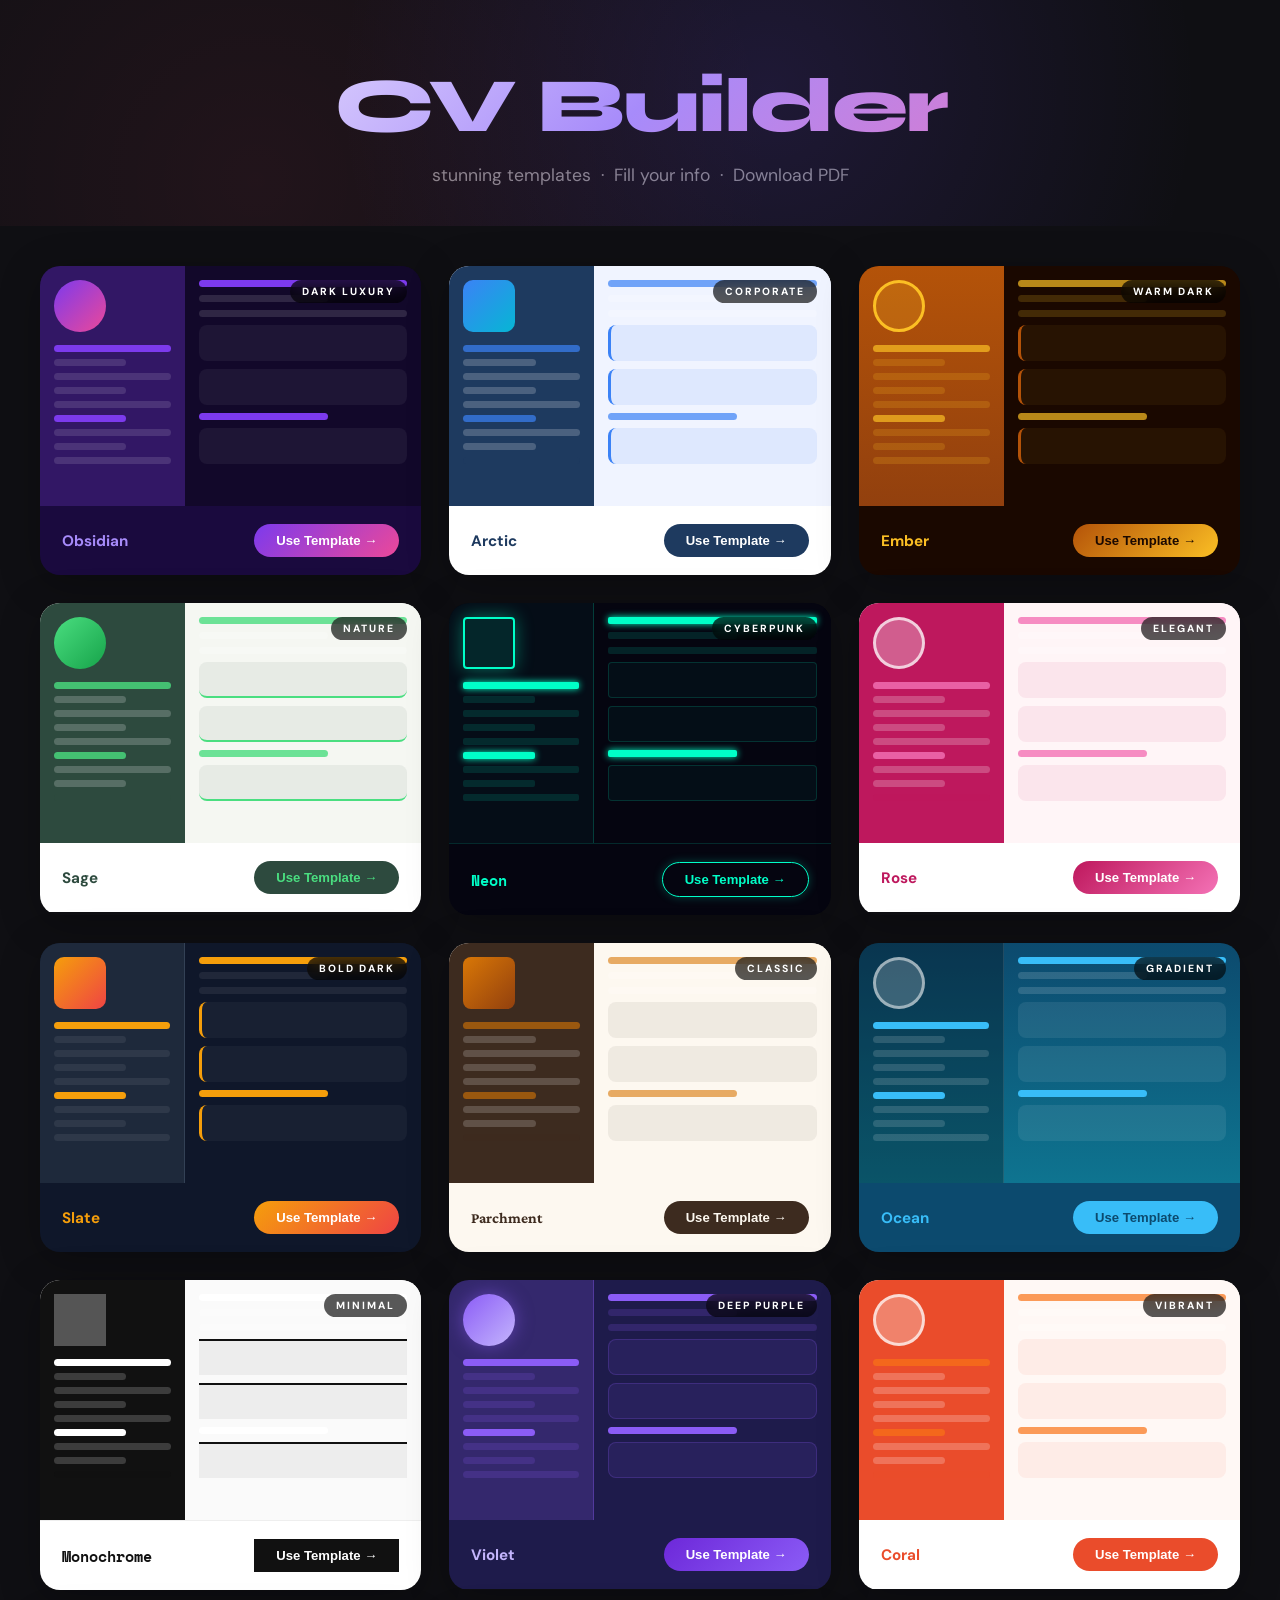
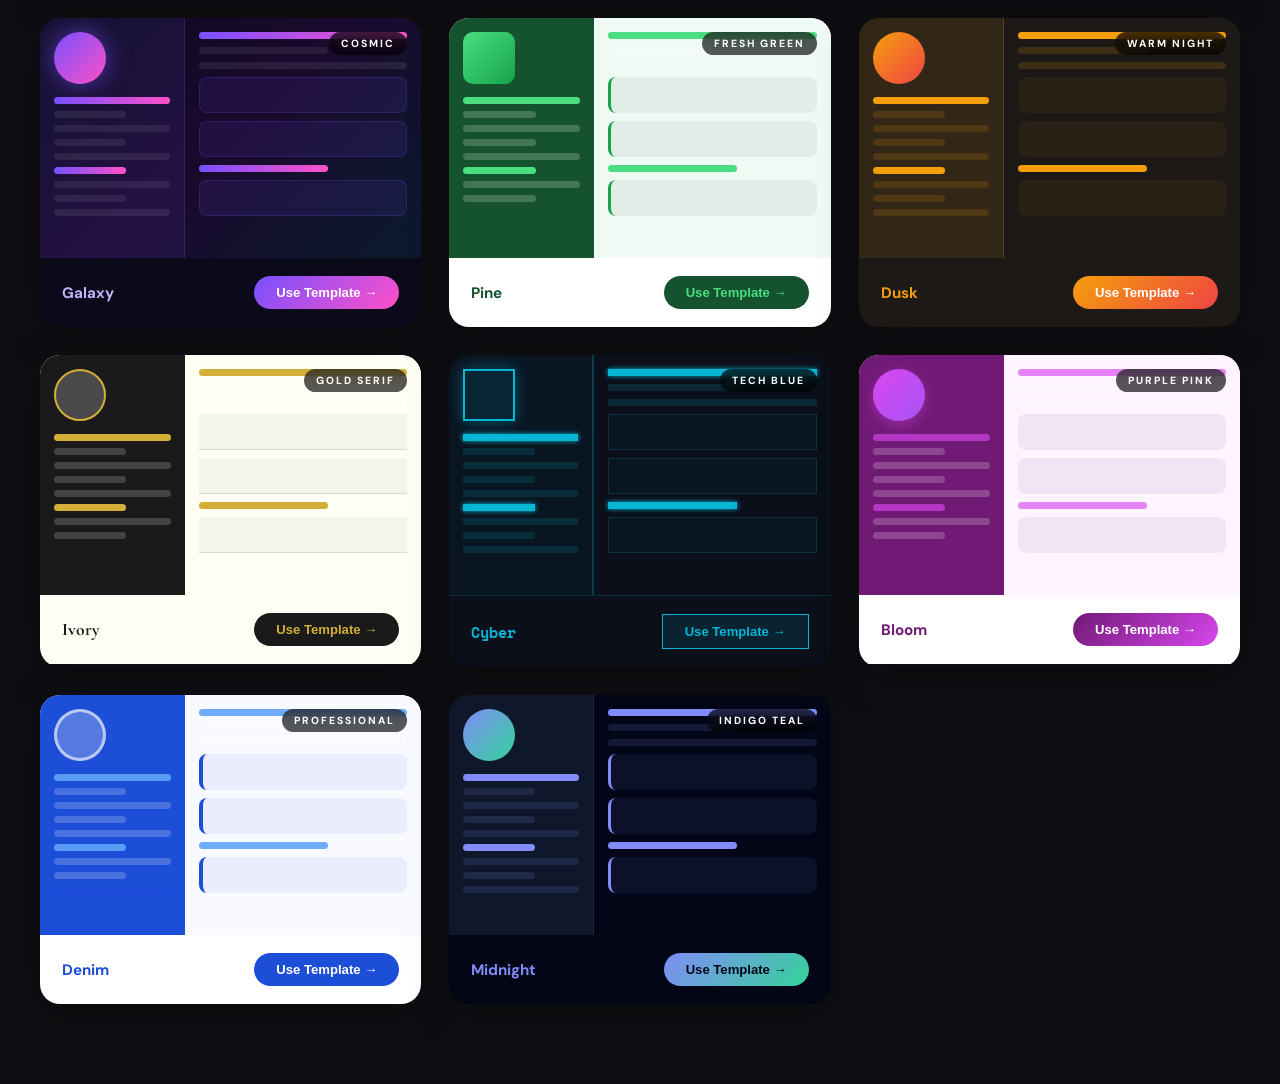
<file: resume tem.html>
<!doctype html>
<html lang="en">
  <head>
    <meta charset="UTF-8" />
    <meta name="viewport" content="width=device-width, initial-scale=1.0" />
    <title>ai.cv.com </title>
    <style>
      @import url("https://fonts.googleapis.com/css2?family=Syne:wght@700;800&family=DM+Sans:wght@300;400;500;600&family=Space+Mono:wght@400;700&family=Cormorant+Garamond:wght@400;600;700&family=Crimson+Pro:wght@400;600&display=swap");

      *,
      *::before,
      *::after {
        box-sizing: border-box;
        margin: 0;
        padding: 0;
      }

      body {
        font-family: "DM Sans", sans-serif;
        background: #0f0f13;
        color: #fff;
        min-height: 100vh;
      }

      /* ── PAGE HEADER ── */
      .page-header {
        text-align: center;
        padding: 60px 20px 40px;
        background: #0f0f13;
        position: relative;
        overflow: hidden;
      }
      .page-header::before {
        content: "";
        position: absolute;
        inset: 0;
        background:
          radial-gradient(
            circle at 60% 40%,
            rgba(120, 80, 255, 0.15) 0%,
            transparent 55%
          ),
          radial-gradient(
            circle at 20% 80%,
            rgba(255, 80, 120, 0.08) 0%,
            transparent 50%
          );
        pointer-events: none;
      }
      .page-header h1 {
        font-family: "Syne", sans-serif;
        font-size: clamp(2.5rem, 6vw, 5rem);
        font-weight: 800;
        letter-spacing: -2px;
        background: linear-gradient(135deg, #fff 0%, #a78bfa 50%, #f472b6 100%);
        -webkit-background-clip: text;
        -webkit-text-fill-color: transparent;
        background-clip: text;
        position: relative;
      }
      .page-header p {
        color: rgba(255, 255, 255, 0.5);
        font-size: 1.1rem;
        margin-top: 12px;
      }

      /* ── GRID ── */
      .templates-grid {
        display: grid;
        grid-template-columns: repeat(auto-fill, minmax(320px, 1fr));
        gap: 28px;
        padding: 40px 40px 80px;
        max-width: 1600px;
        margin: 0 auto;
      }

      /* ── CARD ── */
      .template-card {
        border-radius: 20px;
        overflow: hidden;
        cursor: pointer;
        transition:
          transform 0.35s cubic-bezier(0.4, 0, 0.2, 1),
          box-shadow 0.35s;
        box-shadow: 0 8px 40px rgba(0, 0, 0, 0.25);
      }
      .template-card:hover {
        transform: translateY(-8px) scale(1.015);
        box-shadow: 0 24px 60px rgba(0, 0, 0, 0.4);
      }

      .card-label {
        position: absolute;
        top: 14px;
        right: 14px;
        background: rgba(0, 0, 0, 0.65);
        backdrop-filter: blur(8px);
        color: #fff;
        font-size: 0.65rem;
        font-weight: 700;
        letter-spacing: 2px;
        text-transform: uppercase;
        padding: 5px 12px;
        border-radius: 50px;
        z-index: 10;
      }

      .card-preview {
        height: 240px;
        display: flex;
        position: relative;
        overflow: hidden;
      }

      .card-actions {
        padding: 18px 22px;
        display: flex;
        justify-content: space-between;
        align-items: center;
        gap: 12px;
      }
      .card-name {
        font-weight: 700;
        font-size: 0.95rem;
      }

      .btn-use {
        padding: 9px 22px;
        border: none;
        border-radius: 50px;
        font-size: 0.82rem;
        font-weight: 700;
        cursor: pointer;
        transition: transform 0.25s;
        white-space: nowrap;
      }
      .btn-use:hover {
        transform: scale(1.06);
      }

      /* ── PREVIEW INNER PARTS ── */
      .p-side {
        width: 38%;
        display: flex;
        flex-direction: column;
        padding: 14px;
        gap: 7px;
      }
      .p-main {
        flex: 1;
        padding: 14px;
        display: flex;
        flex-direction: column;
        gap: 8px;
      }
      .p-avatar {
        width: 52px;
        height: 52px;
        border-radius: 50%;
        margin-bottom: 6px;
        flex-shrink: 0;
      }
      .p-line {
        height: 7px;
        border-radius: 4px;
      }
      .p-block {
        height: 36px;
        border-radius: 8px;
      }
      .p-sm {
        width: 62%;
      }
      .p-xs {
        width: 42%;
      }

      /* ─────── TEMPLATE COLOUR SCHEMES ─────── */
      /* Each template: preview bg, side bg, accent, card-actions bg, name colour, btn style */

      /* T1 OBSIDIAN */
      .t1 .card-preview {
        background: #12082a;
      }
      .t1 .p-side {
        background: rgba(124, 58, 237, 0.3);
      }
      .t1 .p-main {
        background: #12082a;
      }
      .t1 .p-avatar {
        background: linear-gradient(135deg, #7c3aed, #ec4899);
      }
      .t1 .p-line {
        background: rgba(255, 255, 255, 0.12);
      }
      .t1 .p-line.a {
        background: #7c3aed;
      }
      .t1 .p-block {
        background: rgba(255, 255, 255, 0.05);
      }
      .t1 .card-actions {
        background: #1a0a3e;
      }
      .t1 .card-name {
        color: #a78bfa;
      }
      .t1 .btn-use {
        background: linear-gradient(135deg, #7c3aed, #ec4899);
        color: #fff;
      }

      /* T2 ARCTIC */
      .t2 .card-preview {
        background: #f0f4ff;
      }
      .t2 .p-side {
        background: #1e3a5f;
      }
      .t2 .p-main {
        background: #f0f4ff;
      }
      .t2 .p-avatar {
        background: linear-gradient(135deg, #3b82f6, #06b6d4);
        border-radius: 10px;
      }
      .t2 .p-line {
        background: rgba(255, 255, 255, 0.2);
      }
      .t2 .p-line.a {
        background: #3b82f6;
        opacity: 0.7;
      }
      .t2 .p-line.dark {
        background: #1e3a5f;
        opacity: 0.25;
      }
      .t2 .p-block {
        background: rgba(59, 130, 246, 0.1);
        border-left: 3px solid #3b82f6;
      }
      .t2 .card-actions {
        background: #fff;
      }
      .t2 .card-name {
        color: #1e3a5f;
      }
      .t2 .btn-use {
        background: #1e3a5f;
        color: #fff;
      }

      /* T3 EMBER */
      .t3 .card-preview {
        background: #1a0800;
      }
      .t3 .p-side {
        background: linear-gradient(180deg, #b45309, #92400e);
      }
      .t3 .p-main {
        background: #1a0800;
      }
      .t3 .p-avatar {
        background: rgba(251, 191, 36, 0.2);
        border: 3px solid #fbbf24;
      }
      .t3 .p-line {
        background: rgba(251, 191, 36, 0.18);
      }
      .t3 .p-line.a {
        background: #fbbf24;
        opacity: 0.7;
      }
      .t3 .p-block {
        background: rgba(251, 191, 36, 0.06);
        border-left: 3px solid #b45309;
      }
      .t3 .card-actions {
        background: #1a0800;
      }
      .t3 .card-name {
        color: #fbbf24;
      }
      .t3 .btn-use {
        background: linear-gradient(135deg, #b45309, #fbbf24);
        color: #1a0800;
        font-weight: 800;
      }

      /* T4 SAGE */
      .t4 .card-preview {
        background: #f5f7f2;
      }
      .t4 .p-side {
        background: #2d4a3e;
      }
      .t4 .p-main {
        background: #f5f7f2;
      }
      .t4 .p-avatar {
        background: linear-gradient(135deg, #4ade80, #16a34a);
      }
      .t4 .p-line {
        background: rgba(255, 255, 255, 0.2);
      }
      .t4 .p-line.a {
        background: #4ade80;
        opacity: 0.8;
      }
      .t4 .p-line.dark {
        background: #2d4a3e;
        opacity: 0.2;
      }
      .t4 .p-block {
        background: rgba(45, 74, 62, 0.07);
        border-bottom: 2px solid #4ade80;
      }
      .t4 .card-actions {
        background: #fff;
      }
      .t4 .card-name {
        color: #2d4a3e;
      }
      .t4 .btn-use {
        background: #2d4a3e;
        color: #4ade80;
      }

      /* T5 NEON */
      .t5 .card-preview {
        background: #050510;
      }
      .t5 .p-side {
        background: rgba(0, 255, 200, 0.03);
        border-right: 1px solid rgba(0, 255, 200, 0.2);
      }
      .t5 .p-main {
        background: #050510;
      }
      .t5 .p-avatar {
        background: rgba(0, 255, 200, 0.1);
        border: 2px solid #00ffc8;
        border-radius: 4px;
        box-shadow: 0 0 18px rgba(0, 255, 200, 0.4);
      }
      .t5 .p-line {
        background: rgba(0, 255, 200, 0.12);
        border-radius: 2px;
      }
      .t5 .p-line.a {
        background: #00ffc8;
        box-shadow: 0 0 7px #00ffc8;
      }
      .t5 .p-block {
        background: rgba(0, 255, 200, 0.04);
        border: 1px solid rgba(0, 255, 200, 0.15);
        border-radius: 4px;
      }
      .t5 .card-actions {
        background: #050510;
        border-top: 1px solid rgba(0, 255, 200, 0.15);
      }
      .t5 .card-name {
        color: #00ffc8;
        font-family: "Space Mono", monospace;
      }
      .t5 .btn-use {
        background: transparent;
        color: #00ffc8;
        border: 1.5px solid #00ffc8;
        box-shadow: 0 0 10px rgba(0, 255, 200, 0.25);
      }

      /* T6 ROSE */
      .t6 .card-preview {
        background: #fff5f7;
      }
      .t6 .p-side {
        background: #be185d;
      }
      .t6 .p-main {
        background: #fff5f7;
      }
      .t6 .p-avatar {
        background: rgba(255, 255, 255, 0.3);
        border: 3px solid rgba(255, 255, 255, 0.7);
      }
      .t6 .p-line {
        background: rgba(255, 255, 255, 0.22);
      }
      .t6 .p-line.a {
        background: #f472b6;
        opacity: 0.8;
      }
      .t6 .p-line.dark {
        background: #be185d;
        opacity: 0.2;
      }
      .t6 .p-block {
        background: rgba(190, 24, 93, 0.07);
      }
      .t6 .card-actions {
        background: #fff;
      }
      .t6 .card-name {
        color: #be185d;
      }
      .t6 .btn-use {
        background: linear-gradient(135deg, #be185d, #f472b6);
        color: #fff;
      }

      /* T7 SLATE */
      .t7 .card-preview {
        background: #0f172a;
      }
      .t7 .p-side {
        background: #1e293b;
        border-right: 1px solid #334155;
      }
      .t7 .p-main {
        background: #0f172a;
      }
      .t7 .p-avatar {
        background: linear-gradient(135deg, #f59e0b, #ef4444);
        border-radius: 10px;
      }
      .t7 .p-line {
        background: rgba(255, 255, 255, 0.07);
      }
      .t7 .p-line.a {
        background: #f59e0b;
      }
      .t7 .p-block {
        background: rgba(255, 255, 255, 0.04);
        border-left: 3px solid #f59e0b;
      }
      .t7 .card-actions {
        background: #0f172a;
      }
      .t7 .card-name {
        color: #f59e0b;
      }
      .t7 .btn-use {
        background: linear-gradient(135deg, #f59e0b, #ef4444);
        color: #fff;
      }

      /* T8 PARCHMENT */
      .t8 .card-preview {
        background: #fdf8f0;
      }
      .t8 .p-side {
        background: #3d2b1f;
      }
      .t8 .p-main {
        background: #fdf8f0;
      }
      .t8 .p-avatar {
        background: linear-gradient(135deg, #d97706, #92400e);
        border-radius: 8px;
      }
      .t8 .p-line {
        background: rgba(255, 255, 255, 0.18);
      }
      .t8 .p-line.a {
        background: #d97706;
        opacity: 0.6;
      }
      .t8 .p-line.dark {
        background: #3d2b1f;
        opacity: 0.18;
      }
      .t8 .p-block {
        background: rgba(61, 43, 31, 0.07);
      }
      .t8 .card-actions {
        background: #fdf8f0;
      }
      .t8 .card-name {
        color: #3d2b1f;
        font-family: "Crimson Pro", serif;
      }
      .t8 .btn-use {
        background: #3d2b1f;
        color: #fdf8f0;
      }

      /* T9 OCEAN */
      .t9 .card-preview {
        background: linear-gradient(180deg, #0c4a6e, #0e7490);
      }
      .t9 .p-side {
        background: rgba(0, 0, 0, 0.28);
        border-right: 1px solid rgba(255, 255, 255, 0.1);
      }
      .t9 .p-main {
        background: transparent;
      }
      .t9 .p-avatar {
        background: rgba(255, 255, 255, 0.2);
        border: 3px solid rgba(255, 255, 255, 0.5);
      }
      .t9 .p-line {
        background: rgba(255, 255, 255, 0.14);
      }
      .t9 .p-line.a {
        background: #38bdf8;
      }
      .t9 .p-block {
        background: rgba(255, 255, 255, 0.08);
      }
      .t9 .card-actions {
        background: #0c4a6e;
      }
      .t9 .card-name {
        color: #38bdf8;
      }
      .t9 .btn-use {
        background: #38bdf8;
        color: #0c4a6e;
        font-weight: 800;
      }

      /* T10 MONO */
      .t10 .card-preview {
        background: #fafafa;
      }
      .t10 .p-side {
        background: #111;
      }
      .t10 .p-main {
        background: #fafafa;
      }
      .t10 .p-avatar {
        background: #555;
        border-radius: 0;
      }
      .t10 .p-line {
        background: rgba(255, 255, 255, 0.18);
      }
      .t10 .p-line.a {
        background: #fff;
      }
      .t10 .p-line.dark {
        background: #111;
        opacity: 0.15;
      }
      .t10 .p-block {
        background: rgba(0, 0, 0, 0.05);
        border-top: 2px solid #111;
        border-radius: 0;
      }
      .t10 .card-actions {
        background: #fff;
        border-top: 1px solid #eee;
      }
      .t10 .card-name {
        color: #111;
        font-family: "Space Mono", monospace;
      }
      .t10 .btn-use {
        background: #111;
        color: #fff;
        border-radius: 0;
      }

      /* T11 VIOLET */
      .t11 .card-preview {
        background: #1e1b4b;
      }
      .t11 .p-side {
        background: rgba(139, 92, 246, 0.2);
        border-right: 1px solid rgba(139, 92, 246, 0.35);
      }
      .t11 .p-main {
        background: #1e1b4b;
      }
      .t11 .p-avatar {
        background: linear-gradient(135deg, #8b5cf6, #c4b5fd);
        box-shadow: 0 0 18px rgba(139, 92, 246, 0.5);
      }
      .t11 .p-line {
        background: rgba(139, 92, 246, 0.18);
      }
      .t11 .p-line.a {
        background: #8b5cf6;
      }
      .t11 .p-block {
        background: rgba(139, 92, 246, 0.1);
        border: 1px solid rgba(139, 92, 246, 0.22);
      }
      .t11 .card-actions {
        background: #1e1b4b;
      }
      .t11 .card-name {
        color: #c4b5fd;
      }
      .t11 .btn-use {
        background: linear-gradient(135deg, #6d28d9, #8b5cf6);
        color: #fff;
      }

      /* T12 CORAL */
      .t12 .card-preview {
        background: #fff8f5;
      }
      .t12 .p-side {
        background: #ea4c2b;
      }
      .t12 .p-main {
        background: #fff8f5;
      }
      .t12 .p-avatar {
        background: rgba(255, 255, 255, 0.3);
        border: 3px solid rgba(255, 255, 255, 0.7);
      }
      .t12 .p-line {
        background: rgba(255, 255, 255, 0.22);
      }
      .t12 .p-line.a {
        background: #f97316;
        opacity: 0.7;
      }
      .t12 .p-line.dark {
        background: #ea4c2b;
        opacity: 0.2;
      }
      .t12 .p-block {
        background: rgba(234, 76, 43, 0.07);
      }
      .t12 .card-actions {
        background: #fff;
      }
      .t12 .card-name {
        color: #ea4c2b;
      }
      .t12 .btn-use {
        background: #ea4c2b;
        color: #fff;
      }

      /* T13 GALAXY */
      .t13 .card-preview {
        background: linear-gradient(135deg, #0a0a1a, #1a0a2e, #0a1a2e);
      }
      .t13 .p-side {
        background: rgba(120, 80, 255, 0.1);
        border-right: 1px solid rgba(120, 80, 255, 0.2);
      }
      .t13 .p-main {
        background: transparent;
      }
      .t13 .p-avatar {
        background: linear-gradient(135deg, #7850ff, #ff50c8);
        box-shadow: 0 0 25px rgba(120, 80, 255, 0.6);
      }
      .t13 .p-line {
        background: rgba(255, 255, 255, 0.08);
      }
      .t13 .p-line.a {
        background: linear-gradient(90deg, #7850ff, #ff50c8);
      }
      .t13 .p-block {
        background: rgba(120, 80, 255, 0.1);
        border: 1px solid rgba(120, 80, 255, 0.2);
      }
      .t13 .card-actions {
        background: #0a0a1a;
      }
      .t13 .card-name {
        color: #c4b5fd;
      }
      .t13 .btn-use {
        background: linear-gradient(135deg, #7850ff, #ff50c8);
        color: #fff;
      }

      /* T14 PINE */
      .t14 .card-preview {
        background: #f0faf5;
      }
      .t14 .p-side {
        background: #14532d;
      }
      .t14 .p-main {
        background: #f0faf5;
      }
      .t14 .p-avatar {
        background: linear-gradient(135deg, #4ade80, #16a34a);
        border-radius: 10px;
      }
      .t14 .p-line {
        background: rgba(255, 255, 255, 0.2);
      }
      .t14 .p-line.a {
        background: #4ade80;
      }
      .t14 .p-line.dark {
        background: #14532d;
        opacity: 0.2;
      }
      .t14 .p-block {
        background: rgba(20, 83, 45, 0.07);
        border-left: 3px solid #16a34a;
      }
      .t14 .card-actions {
        background: #fff;
      }
      .t14 .card-name {
        color: #14532d;
      }
      .t14 .btn-use {
        background: #14532d;
        color: #4ade80;
      }

      /* T15 DUSK */
      .t15 .card-preview {
        background: #1c1917;
      }
      .t15 .p-side {
        background: rgba(245, 158, 11, 0.1);
        border-right: 1px solid rgba(245, 158, 11, 0.2);
      }
      .t15 .p-main {
        background: #1c1917;
      }
      .t15 .p-avatar {
        background: linear-gradient(135deg, #f59e0b, #ef4444);
      }
      .t15 .p-line {
        background: rgba(245, 158, 11, 0.15);
      }
      .t15 .p-line.a {
        background: #f59e0b;
      }
      .t15 .p-block {
        background: rgba(245, 158, 11, 0.06);
      }
      .t15 .card-actions {
        background: #1c1917;
      }
      .t15 .card-name {
        color: #f59e0b;
      }
      .t15 .btn-use {
        background: linear-gradient(135deg, #f59e0b, #ef4444);
        color: #fff;
      }

      /* T16 IVORY */
      .t16 .card-preview {
        background: #fffef5;
      }
      .t16 .p-side {
        background: #1a1a1a;
      }
      .t16 .p-main {
        background: #fffef5;
      }
      .t16 .p-avatar {
        background: #4a4a4a;
        border: 2px solid #d4af37;
      }
      .t16 .p-line {
        background: rgba(255, 255, 255, 0.18);
      }
      .t16 .p-line.a {
        background: #d4af37;
      }
      .t16 .p-line.dark {
        background: #1a1a1a;
        opacity: 0.14;
      }
      .t16 .p-block {
        background: rgba(0, 0, 0, 0.04);
        border-bottom: 1px solid rgba(0, 0, 0, 0.1);
        border-radius: 0;
      }
      .t16 .card-actions {
        background: #fffef5;
      }
      .t16 .card-name {
        color: #1a1a1a;
        font-family: "Cormorant Garamond", serif;
        font-size: 1.1rem;
      }
      .t16 .btn-use {
        background: #1a1a1a;
        color: #d4af37;
      }

      /* T17 CYBER */
      .t17 .card-preview {
        background: #0a0f1a;
      }
      .t17 .p-side {
        background: rgba(6, 182, 212, 0.04);
        border-right: 2px solid rgba(6, 182, 212, 0.25);
      }
      .t17 .p-main {
        background: #0a0f1a;
      }
      .t17 .p-avatar {
        background: rgba(6, 182, 212, 0.1);
        border: 2px solid #06b6d4;
        border-radius: 0;
        box-shadow: 0 0 14px rgba(6, 182, 212, 0.4);
      }
      .t17 .p-line {
        background: rgba(6, 182, 212, 0.14);
        border-radius: 0;
      }
      .t17 .p-line.a {
        background: #06b6d4;
        box-shadow: 0 0 5px #06b6d4;
      }
      .t17 .p-block {
        background: rgba(6, 182, 212, 0.04);
        border: 1px solid rgba(6, 182, 212, 0.18);
        border-radius: 0;
      }
      .t17 .card-actions {
        background: #0a0f1a;
        border-top: 1px solid rgba(6, 182, 212, 0.18);
      }
      .t17 .card-name {
        color: #06b6d4;
        font-family: "Space Mono", monospace;
      }
      .t17 .btn-use {
        background: rgba(6, 182, 212, 0.12);
        color: #06b6d4;
        border: 1px solid #06b6d4;
        border-radius: 0;
      }

      /* T18 BLOOM */
      .t18 .card-preview {
        background: #fdf4ff;
      }
      .t18 .p-side {
        background: #701a75;
      }
      .t18 .p-main {
        background: #fdf4ff;
      }
      .t18 .p-avatar {
        background: linear-gradient(135deg, #d946ef, #a855f7);
        box-shadow: 0 4px 14px rgba(217, 70, 239, 0.4);
      }
      .t18 .p-line {
        background: rgba(255, 255, 255, 0.2);
      }
      .t18 .p-line.a {
        background: #d946ef;
        opacity: 0.65;
      }
      .t18 .p-line.dark {
        background: #701a75;
        opacity: 0.15;
      }
      .t18 .p-block {
        background: rgba(112, 26, 117, 0.07);
      }
      .t18 .card-actions {
        background: #fff;
      }
      .t18 .card-name {
        color: #701a75;
      }
      .t18 .btn-use {
        background: linear-gradient(135deg, #701a75, #d946ef);
        color: #fff;
      }

      /* T19 DENIM */
      .t19 .card-preview {
        background: #f8faff;
      }
      .t19 .p-side {
        background: #1d4ed8;
      }
      .t19 .p-main {
        background: #f8faff;
      }
      .t19 .p-avatar {
        background: rgba(255, 255, 255, 0.25);
        border: 3px solid rgba(255, 255, 255, 0.6);
      }
      .t19 .p-line {
        background: rgba(255, 255, 255, 0.2);
      }
      .t19 .p-line.a {
        background: #60a5fa;
        opacity: 0.9;
      }
      .t19 .p-line.dark {
        background: #1d4ed8;
        opacity: 0.15;
      }
      .t19 .p-block {
        background: rgba(29, 78, 216, 0.07);
        border-left: 4px solid #1d4ed8;
      }
      .t19 .card-actions {
        background: #fff;
      }
      .t19 .card-name {
        color: #1d4ed8;
      }
      .t19 .btn-use {
        background: #1d4ed8;
        color: #fff;
      }

      /* T20 MIDNIGHT */
      .t20 .card-preview {
        background: #020617;
      }
      .t20 .p-side {
        background: #0f172a;
        border-right: 1px solid #1e293b;
      }
      .t20 .p-main {
        background: #020617;
      }
      .t20 .p-avatar {
        background: linear-gradient(135deg, #818cf8, #34d399);
      }
      .t20 .p-line {
        background: rgba(129, 140, 248, 0.14);
      }
      .t20 .p-line.a {
        background: #818cf8;
      }
      .t20 .p-block {
        background: rgba(129, 140, 248, 0.08);
        border-left: 3px solid #818cf8;
      }
      .t20 .card-actions {
        background: #020617;
      }
      .t20 .card-name {
        color: #818cf8;
      }
      .t20 .btn-use {
        background: linear-gradient(135deg, #818cf8, #34d399);
        color: #020617;
        font-weight: 800;
      }

      /* ── MODAL ── */
      .modal-overlay {
        display: none;
        position: fixed;
        inset: 0;
        background: rgba(0, 0, 0, 0.85);
        backdrop-filter: blur(12px);
        z-index: 1000;
        overflow-y: auto;
        padding: 30px 16px 50px;
        align-items: flex-start;
        justify-content: center;
      }
      .modal-overlay.active {
        display: flex;
      }

      .modal-container {
        width: 100%;
        max-width: 960px;
        border-radius: 22px;
        overflow: hidden;
        animation: popIn 0.38s cubic-bezier(0.4, 0, 0.2, 1);
        position: relative;
      }
      @keyframes popIn {
        from {
          opacity: 0;
          transform: translateY(36px) scale(0.96);
        }
        to {
          opacity: 1;
          transform: none;
        }
      }

      .modal-header {
        display: flex;
        justify-content: space-between;
        align-items: center;
        padding: 20px 28px;
        position: sticky;
        top: 0;
        z-index: 20;
        gap: 12px;
        flex-wrap: wrap;
      }
      .modal-title {
        font-size: 1.2rem;
        font-weight: 800;
      }

      .modal-actions {
        display: flex;
        gap: 10px;
        align-items: center;
        flex-wrap: wrap;
      }

      .btn-close {
        width: 42px;
        height: 42px;
        border: none;
        border-radius: 50%;
        font-size: 1.3rem;
        cursor: pointer;
        display: flex;
        align-items: center;
        justify-content: center;
        background: rgba(255, 255, 255, 0.1);
        color: inherit;
        transition:
          transform 0.25s,
          background 0.25s;
        flex-shrink: 0;
      }
      .btn-close:hover {
        background: rgba(255, 255, 255, 0.2);
        transform: rotate(90deg);
      }

      .btn-edit,
      .btn-dl {
        padding: 10px 22px;
        border-radius: 50px;
        font-size: 0.85rem;
        font-weight: 700;
        cursor: pointer;
        transition:
          transform 0.25s,
          opacity 0.25s;
        display: flex;
        align-items: center;
        gap: 6px;
        white-space: nowrap;
      }
      .btn-edit:hover,
      .btn-dl:hover {
        transform: scale(1.05);
      }
      .btn-edit {
        background: transparent;
        border: 2px solid rgba(255, 255, 255, 0.3);
        color: inherit;
      }
      .btn-edit:hover {
        background: rgba(255, 255, 255, 0.08);
      }

      /* form wrapper */
      .cv-wrap {
        padding: 0 28px 28px;
      }

      .two-col {
        display: grid;
        grid-template-columns: 280px 1fr;
        gap: 20px;
      }

      .sidebar,
      .main-col {
        display: flex;
        flex-direction: column;
        gap: 16px;
      }

      .section {
        border-radius: 14px;
        padding: 18px;
        transition: transform 0.3s;
      }
      .section:hover {
        transform: translateY(-2px);
      }

      .sec-title {
        font-size: 0.68rem;
        font-weight: 800;
        letter-spacing: 2.5px;
        text-transform: uppercase;
        margin-bottom: 12px;
        display: flex;
        align-items: center;
        gap: 8px;
      }
      .sec-title::after {
        content: "";
        flex: 1;
        height: 1px;
        background: currentColor;
        opacity: 0.18;
      }

      .fg {
        margin-bottom: 10px;
      }
      .fg label {
        font-size: 0.68rem;
        font-weight: 600;
        letter-spacing: 0.8px;
        text-transform: uppercase;
        opacity: 0.55;
        display: block;
        margin-bottom: 4px;
      }

      .fg input,
      .fg textarea,
      .fg select {
        width: 100%;
        border: none;
        border-radius: 9px;
        padding: 9px 12px;
        font-size: 0.85rem;
        font-family: inherit;
        outline: none;
        transition:
          border 0.25s,
          background 0.25s;
        resize: vertical;
        background: rgba(255, 255, 255, 0.07);
        color: inherit;
        border: 1.5px solid transparent;
      }
      .fg input:focus,
      .fg textarea:focus {
        border-color: var(--ac, #7c3aed);
        background: rgba(255, 255, 255, 0.11);
      }
      .fg input::placeholder,
      .fg textarea::placeholder {
        opacity: 0.35;
      }

      .skills-box {
        display: flex;
        flex-wrap: wrap;
        gap: 7px;
        padding: 9px;
        border-radius: 9px;
        background: rgba(255, 255, 255, 0.07);
        min-height: 72px;
        border: 1.5px solid transparent;
        transition: border 0.25s;
      }
      .skills-box:focus-within {
        border-color: var(--ac, #7c3aed);
      }

      .stag {
        padding: 4px 12px;
        border-radius: 50px;
        font-size: 0.76rem;
        font-weight: 600;
        display: flex;
        align-items: center;
        gap: 5px;
        background: rgba(255, 255, 255, 0.12);
      }
      .stag .rx {
        cursor: pointer;
        opacity: 0.65;
        font-size: 1rem;
        line-height: 1;
      }
      .stag .rx:hover {
        opacity: 1;
      }

      .skill-inp {
        border: none;
        background: transparent;
        color: inherit;
        font-size: 0.83rem;
        outline: none;
        min-width: 90px;
        padding: 2px 4px;
      }

      .add-btn {
        width: 100%;
        padding: 9px;
        border-radius: 9px;
        border: 1.5px dashed rgba(255, 255, 255, 0.2);
        background: transparent;
        color: inherit;
        font-size: 0.8rem;
        font-weight: 600;
        cursor: pointer;
        transition:
          border 0.25s,
          background 0.25s;
        margin-top: 6px;
        display: flex;
        align-items: center;
        justify-content: center;
        gap: 6px;
      }
      .add-btn:hover {
        border-color: var(--ac, #7c3aed);
        background: rgba(255, 255, 255, 0.04);
      }

      .entry {
        border-radius: 9px;
        padding: 13px;
        background: rgba(255, 255, 255, 0.05);
        margin-bottom: 9px;
        position: relative;
      }
      .entry .rm {
        position: absolute;
        top: 9px;
        right: 9px;
        background: none;
        border: none;
        cursor: pointer;
        opacity: 0.45;
        font-size: 1rem;
        color: inherit;
        transition:
          opacity 0.2s,
          transform 0.2s;
      }
      .entry .rm:hover {
        opacity: 1;
        transform: scale(1.2);
      }

      /* ── PREVIEW ── */
      .preview-root {
        display: grid;
        grid-template-columns: 260px 1fr;
        gap: 20px;
        min-height: 640px;
      }
      .prev-sidebar,
      .prev-main {
        display: flex;
        flex-direction: column;
        gap: 14px;
      }
      .prev-sec {
        border-radius: 13px;
        padding: 16px;
      }
      .prev-sec-title {
        font-size: 0.65rem;
        font-weight: 800;
        letter-spacing: 2.5px;
        text-transform: uppercase;
        margin-bottom: 10px;
        opacity: 0.7;
      }
      .prev-name {
        font-size: 1.5rem;
        font-weight: 800;
        line-height: 1.2;
      }
      .prev-jobtitle {
        font-size: 0.83rem;
        opacity: 0.6;
        margin-top: 4px;
      }
      .prev-avatar {
        width: 72px;
        height: 72px;
        border-radius: 50%;
        background: var(--ac, #7c3aed);
        display: flex;
        align-items: center;
        justify-content: center;
        font-size: 1.8rem;
        font-weight: 800;
        margin: 0 auto 12px;
        opacity: 0.8;
      }
      .prev-contact-item {
        font-size: 0.78rem;
        margin-bottom: 5px;
        opacity: 0.78;
      }
      .prev-edu-item {
        margin-bottom: 12px;
      }
      .prev-edu-deg {
        font-weight: 700;
        font-size: 0.85rem;
      }
      .prev-edu-school {
        font-size: 0.78rem;
        opacity: 0.65;
      }
      .prev-edu-year {
        font-size: 0.72rem;
        opacity: 0.5;
      }
      .prev-act-name {
        font-weight: 700;
        font-size: 0.85rem;
      }
      .prev-act-org {
        font-size: 0.78rem;
        opacity: 0.65;
      }
      .prev-act-year {
        font-size: 0.72rem;
        opacity: 0.5;
      }
      .prev-body {
        font-size: 0.88rem;
        line-height: 1.75;
        opacity: 0.85;
      }
      .prev-proj {
        border-radius: 10px;
        padding: 14px;
        background: rgba(255, 255, 255, 0.05);
        border: 1px solid rgba(255, 255, 255, 0.08);
        margin-bottom: 14px;
      }
      .prev-proj-title {
        font-weight: 800;
        font-size: 0.92rem;
        margin-bottom: 5px;
      }
      .prev-proj-desc {
        font-size: 0.82rem;
        line-height: 1.65;
        opacity: 0.78;
        margin-bottom: 6px;
      }
      .prev-proj-link {
        font-size: 0.75rem;
        opacity: 0.65;
        word-break: break-all;
      }

      .empty-hint {
        opacity: 0.35;
        font-size: 0.83rem;
      }

      /* ── MODAL THEMES ── */
      /* Shared approach: .mc-tN applied to .modal-container */
      .mc-t1 {
        background: #12082a;
        color: #e9d5ff;
        --ac: #7c3aed;
      }
      .mc-t1 .modal-header {
        background: #1a0a3e;
        border-bottom: 1px solid rgba(124, 58, 237, 0.2);
      }
      .mc-t1 .section,
      .mc-t1 .prev-sec {
        background: rgba(124, 58, 237, 0.09);
      }
      .mc-t1 .btn-dl {
        background: linear-gradient(135deg, #7c3aed, #ec4899);
        color: #fff;
        border: none;
      }
      .mc-t1 .stag {
        background: rgba(124, 58, 237, 0.3);
        color: #c4b5fd;
      }
      .mc-t1 .sec-title,
      .mc-t1 .prev-sec-title {
        color: #a78bfa;
      }

      .mc-t2 {
        background: #f0f4ff;
        color: #1e3a5f;
        --ac: #3b82f6;
      }
      .mc-t2 .modal-header {
        background: #1e3a5f;
        color: #fff;
      }
      .mc-t2 .section,
      .mc-t2 .prev-sec {
        background: #fff;
        box-shadow: 0 2px 10px rgba(30, 58, 95, 0.07);
      }
      .mc-t2 .btn-dl {
        background: #1e3a5f;
        color: #fff;
        border: none;
      }
      .mc-t2 .fg input,
      .mc-t2 .fg textarea,
      .mc-t2 .skills-box {
        background: #f0f4ff;
        color: #1e3a5f;
      }
      .mc-t2 .stag {
        background: rgba(59, 130, 246, 0.15);
        color: #1d4ed8;
      }
      .mc-t2 .sec-title,
      .mc-t2 .prev-sec-title {
        color: #1e3a5f;
      }
      .mc-t2 .btn-close,
      .mc-t2 .btn-edit {
        color: #fff;
        border-color: rgba(255, 255, 255, 0.35);
      }

      .mc-t3 {
        background: #1a0800;
        color: #fef3c7;
        --ac: #f59e0b;
      }
      .mc-t3 .modal-header {
        background: #2a1200;
        border-bottom: 1px solid rgba(251, 191, 36, 0.18);
      }
      .mc-t3 .section,
      .mc-t3 .prev-sec {
        background: rgba(251, 191, 36, 0.05);
        border: 1px solid rgba(251, 191, 36, 0.1);
      }
      .mc-t3 .btn-dl {
        background: linear-gradient(135deg, #b45309, #fbbf24);
        color: #1a0800;
        font-weight: 800;
        border: none;
      }
      .mc-t3 .stag {
        background: rgba(251, 191, 36, 0.18);
        color: #fbbf24;
      }
      .mc-t3 .sec-title,
      .mc-t3 .prev-sec-title {
        color: #fbbf24;
      }

      .mc-t4 {
        background: #f5f7f2;
        color: #2d4a3e;
        --ac: #16a34a;
      }
      .mc-t4 .modal-header {
        background: #2d4a3e;
        color: #fff;
      }
      .mc-t4 .section,
      .mc-t4 .prev-sec {
        background: #fff;
        box-shadow: 0 2px 10px rgba(45, 74, 62, 0.07);
      }
      .mc-t4 .btn-dl {
        background: #2d4a3e;
        color: #4ade80;
        border: none;
      }
      .mc-t4 .fg input,
      .mc-t4 .fg textarea,
      .mc-t4 .skills-box {
        background: #f5f7f2;
        color: #2d4a3e;
      }
      .mc-t4 .stag {
        background: rgba(74, 222, 128, 0.15);
        color: #15803d;
      }
      .mc-t4 .sec-title,
      .mc-t4 .prev-sec-title {
        color: #2d4a3e;
      }
      .mc-t4 .btn-close,
      .mc-t4 .btn-edit {
        color: #fff;
        border-color: rgba(255, 255, 255, 0.35);
      }

      .mc-t5 {
        background: #050510;
        color: #ccffe8;
        --ac: #00ffc8;
      }
      .mc-t5 .modal-header {
        background: #0a0a20;
        border-bottom: 1px solid rgba(0, 255, 200, 0.18);
      }
      .mc-t5 .section,
      .mc-t5 .prev-sec {
        background: rgba(0, 255, 200, 0.03);
        border: 1px solid rgba(0, 255, 200, 0.1);
      }
      .mc-t5 .btn-dl {
        background: transparent;
        color: #00ffc8;
        border: 1.5px solid #00ffc8;
        box-shadow: 0 0 14px rgba(0, 255, 200, 0.25);
      }
      .mc-t5 .stag {
        background: rgba(0, 255, 200, 0.1);
        color: #00ffc8;
      }
      .mc-t5 .sec-title,
      .mc-t5 .prev-sec-title,
      .mc-t5 .modal-title {
        color: #00ffc8;
        font-family: "Space Mono", monospace;
      }
      .mc-t5 .fg input,
      .mc-t5 .fg textarea {
        font-family: "Space Mono", monospace;
      }

      .mc-t6 {
        background: #fff5f7;
        color: #4a1128;
        --ac: #be185d;
      }
      .mc-t6 .modal-header {
        background: #be185d;
        color: #fff;
      }
      .mc-t6 .section,
      .mc-t6 .prev-sec {
        background: #fff;
        box-shadow: 0 2px 10px rgba(190, 24, 93, 0.07);
      }
      .mc-t6 .btn-dl {
        background: linear-gradient(135deg, #be185d, #f472b6);
        color: #fff;
        border: none;
      }
      .mc-t6 .fg input,
      .mc-t6 .fg textarea,
      .mc-t6 .skills-box {
        background: #fff5f7;
        color: #4a1128;
      }
      .mc-t6 .stag {
        background: rgba(244, 114, 182, 0.18);
        color: #be185d;
      }
      .mc-t6 .sec-title,
      .mc-t6 .prev-sec-title {
        color: #be185d;
      }
      .mc-t6 .btn-close,
      .mc-t6 .btn-edit {
        color: #fff;
        border-color: rgba(255, 255, 255, 0.35);
      }

      .mc-t7 {
        background: #0f172a;
        color: #e2e8f0;
        --ac: #f59e0b;
      }
      .mc-t7 .modal-header {
        background: #1e293b;
        border-bottom: 1px solid #334155;
      }
      .mc-t7 .section,
      .mc-t7 .prev-sec {
        background: rgba(255, 255, 255, 0.03);
        border: 1px solid #1e293b;
      }
      .mc-t7 .btn-dl {
        background: linear-gradient(135deg, #f59e0b, #ef4444);
        color: #fff;
        border: none;
      }
      .mc-t7 .stag {
        background: rgba(245, 158, 11, 0.15);
        color: #f59e0b;
      }
      .mc-t7 .sec-title,
      .mc-t7 .prev-sec-title {
        color: #f59e0b;
      }

      .mc-t8 {
        background: #fdf8f0;
        color: #3d2b1f;
        --ac: #b45309;
        font-family: "Crimson Pro", serif;
      }
      .mc-t8 .modal-header {
        background: #3d2b1f;
        color: #fdf8f0;
      }
      .mc-t8 .section,
      .mc-t8 .prev-sec {
        background: #fff;
      }
      .mc-t8 .btn-dl {
        background: #3d2b1f;
        color: #d97706;
        border: none;
      }
      .mc-t8 .fg input,
      .mc-t8 .fg textarea,
      .mc-t8 .skills-box {
        background: #fdf8f0;
        color: #3d2b1f;
        font-family: "Crimson Pro", serif;
      }
      .mc-t8 .stag {
        background: rgba(217, 119, 6, 0.12);
        color: #92400e;
      }
      .mc-t8 .sec-title,
      .mc-t8 .prev-sec-title {
        color: #92400e;
        font-family: "Crimson Pro", serif;
        font-size: 0.78rem;
      }
      .mc-t8 .btn-close,
      .mc-t8 .btn-edit {
        color: #fdf8f0;
        border-color: rgba(253, 248, 240, 0.3);
      }

      .mc-t9 {
        background: linear-gradient(180deg, #0c4a6e, #0e7490);
        color: #e0f2fe;
        --ac: #38bdf8;
      }
      .mc-t9 .modal-header {
        background: rgba(0, 0, 0, 0.3);
        backdrop-filter: blur(10px);
        border-bottom: 1px solid rgba(255, 255, 255, 0.1);
      }
      .mc-t9 .section,
      .mc-t9 .prev-sec {
        background: rgba(255, 255, 255, 0.08);
        border: 1px solid rgba(255, 255, 255, 0.1);
      }
      .mc-t9 .btn-dl {
        background: #38bdf8;
        color: #0c4a6e;
        font-weight: 800;
        border: none;
      }
      .mc-t9 .fg input,
      .mc-t9 .fg textarea,
      .mc-t9 .skills-box {
        background: rgba(255, 255, 255, 0.1);
        color: #e0f2fe;
      }
      .mc-t9 .stag {
        background: rgba(56, 189, 248, 0.2);
        color: #bae6fd;
      }
      .mc-t9 .sec-title,
      .mc-t9 .prev-sec-title {
        color: #38bdf8;
      }

      .mc-t10 {
        background: #fafafa;
        color: #111;
        --ac: #111;
        font-family: "Space Mono", monospace;
      }
      .mc-t10 .modal-header {
        background: #111;
        color: #fff;
      }
      .mc-t10 .section,
      .mc-t10 .prev-sec {
        background: #fff;
        border: 1px solid #e5e5e5;
        border-radius: 0;
      }
      .mc-t10 .btn-dl {
        background: #111;
        color: #fff;
        border: none;
        border-radius: 0;
      }
      .mc-t10 .fg input,
      .mc-t10 .fg textarea,
      .mc-t10 .skills-box {
        background: #fafafa;
        color: #111;
        border-radius: 0;
        font-family: "Space Mono", monospace;
      }
      .mc-t10 .stag {
        background: #111;
        color: #fff;
        border-radius: 0;
      }
      .mc-t10 .sec-title,
      .mc-t10 .modal-title,
      .mc-t10 .prev-sec-title {
        font-family: "Space Mono", monospace;
        color: #111;
      }
      .mc-t10 .btn-close,
      .mc-t10 .btn-edit {
        color: #fff;
        border-color: rgba(255, 255, 255, 0.3);
      }

      .mc-t11 {
        background: #1e1b4b;
        color: #ede9fe;
        --ac: #8b5cf6;
      }
      .mc-t11 .modal-header {
        background: #2e2a5e;
        border-bottom: 1px solid rgba(139, 92, 246, 0.2);
      }
      .mc-t11 .section,
      .mc-t11 .prev-sec {
        background: rgba(139, 92, 246, 0.08);
        border: 1px solid rgba(139, 92, 246, 0.14);
      }
      .mc-t11 .btn-dl {
        background: linear-gradient(135deg, #6d28d9, #8b5cf6);
        color: #fff;
        border: none;
      }
      .mc-t11 .stag {
        background: rgba(139, 92, 246, 0.2);
        color: #c4b5fd;
      }
      .mc-t11 .sec-title,
      .mc-t11 .prev-sec-title {
        color: #a78bfa;
      }

      .mc-t12 {
        background: #fff8f5;
        color: #431407;
        --ac: #ea4c2b;
      }
      .mc-t12 .modal-header {
        background: #ea4c2b;
        color: #fff;
      }
      .mc-t12 .section,
      .mc-t12 .prev-sec {
        background: #fff;
        box-shadow: 0 2px 10px rgba(234, 76, 43, 0.07);
      }
      .mc-t12 .btn-dl {
        background: #ea4c2b;
        color: #fff;
        border: none;
      }
      .mc-t12 .fg input,
      .mc-t12 .fg textarea,
      .mc-t12 .skills-box {
        background: #fff8f5;
        color: #431407;
      }
      .mc-t12 .stag {
        background: rgba(234, 76, 43, 0.1);
        color: #ea4c2b;
      }
      .mc-t12 .sec-title,
      .mc-t12 .prev-sec-title {
        color: #ea4c2b;
      }
      .mc-t12 .btn-close,
      .mc-t12 .btn-edit {
        color: #fff;
        border-color: rgba(255, 255, 255, 0.35);
      }

      .mc-t13 {
        background: #0a0a1a;
        color: #e8d5ff;
        --ac: #7850ff;
      }
      .mc-t13 .modal-header {
        background: #0f0f28;
        border-bottom: 1px solid rgba(120, 80, 255, 0.2);
      }
      .mc-t13 .section,
      .mc-t13 .prev-sec {
        background: rgba(120, 80, 255, 0.06);
        border: 1px solid rgba(120, 80, 255, 0.14);
      }
      .mc-t13 .btn-dl {
        background: linear-gradient(135deg, #7850ff, #ff50c8);
        color: #fff;
        border: none;
      }
      .mc-t13 .stag {
        background: rgba(120, 80, 255, 0.2);
        color: #c4b5fd;
      }
      .mc-t13 .sec-title,
      .mc-t13 .prev-sec-title {
        color: #a87fff;
      }

      .mc-t14 {
        background: #f0faf5;
        color: #14532d;
        --ac: #16a34a;
      }
      .mc-t14 .modal-header {
        background: #14532d;
        color: #fff;
      }
      .mc-t14 .section,
      .mc-t14 .prev-sec {
        background: #fff;
        box-shadow: 0 2px 10px rgba(20, 83, 45, 0.07);
      }
      .mc-t14 .btn-dl {
        background: #14532d;
        color: #4ade80;
        border: none;
      }
      .mc-t14 .fg input,
      .mc-t14 .fg textarea,
      .mc-t14 .skills-box {
        background: #f0faf5;
        color: #14532d;
      }
      .mc-t14 .stag {
        background: rgba(74, 222, 128, 0.15);
        color: #15803d;
      }
      .mc-t14 .sec-title,
      .mc-t14 .prev-sec-title {
        color: #14532d;
      }
      .mc-t14 .btn-close,
      .mc-t14 .btn-edit {
        color: #fff;
        border-color: rgba(255, 255, 255, 0.35);
      }

      .mc-t15 {
        background: #1c1917;
        color: #fef3c7;
        --ac: #f59e0b;
      }
      .mc-t15 .modal-header {
        background: #292524;
        border-bottom: 1px solid rgba(245, 158, 11, 0.2);
      }
      .mc-t15 .section,
      .mc-t15 .prev-sec {
        background: rgba(245, 158, 11, 0.05);
        border: 1px solid rgba(245, 158, 11, 0.1);
      }
      .mc-t15 .btn-dl {
        background: linear-gradient(135deg, #f59e0b, #ef4444);
        color: #fff;
        border: none;
      }
      .mc-t15 .stag {
        background: rgba(245, 158, 11, 0.16);
        color: #fbbf24;
      }
      .mc-t15 .sec-title,
      .mc-t15 .prev-sec-title {
        color: #f59e0b;
      }

      .mc-t16 {
        background: #fffef5;
        color: #1a1a1a;
        --ac: #d4af37;
        font-family: "Cormorant Garamond", serif;
      }
      .mc-t16 .modal-header {
        background: #1a1a1a;
        color: #fffef5;
      }
      .mc-t16 .section,
      .mc-t16 .prev-sec {
        background: #fff;
        border: 1px solid rgba(212, 175, 55, 0.2);
      }
      .mc-t16 .btn-dl {
        background: #1a1a1a;
        color: #d4af37;
        border: none;
      }
      .mc-t16 .fg input,
      .mc-t16 .fg textarea,
      .mc-t16 .skills-box {
        background: #fffef5;
        color: #1a1a1a;
        font-family: "Cormorant Garamond", serif;
      }
      .mc-t16 .stag {
        background: rgba(212, 175, 55, 0.12);
        color: #92711a;
      }
      .mc-t16 .sec-title,
      .mc-t16 .prev-sec-title {
        color: #d4af37;
        font-family: "Cormorant Garamond", serif;
        font-size: 0.8rem;
      }
      .mc-t16 .modal-title {
        font-family: "Cormorant Garamond", serif;
        font-size: 1.6rem;
      }
      .mc-t16 .btn-close,
      .mc-t16 .btn-edit {
        color: #fffef5;
        border-color: rgba(255, 254, 245, 0.3);
      }

      .mc-t17 {
        background: #0a0f1a;
        color: #cffafe;
        --ac: #06b6d4;
        font-family: "Space Mono", monospace;
      }
      .mc-t17 .modal-header {
        background: #0f1929;
        border-bottom: 1px solid rgba(6, 182, 212, 0.2);
      }
      .mc-t17 .section,
      .mc-t17 .prev-sec {
        background: rgba(6, 182, 212, 0.04);
        border: 1px solid rgba(6, 182, 212, 0.14);
        border-radius: 0;
      }
      .mc-t17 .btn-dl {
        background: rgba(6, 182, 212, 0.15);
        color: #06b6d4;
        border: 1px solid #06b6d4;
        border-radius: 0;
        box-shadow: 0 0 14px rgba(6, 182, 212, 0.2);
      }
      .mc-t17 .fg input,
      .mc-t17 .fg textarea {
        border-radius: 0;
        font-family: "Space Mono", monospace;
        color: #cffafe;
      }
      .mc-t17 .stag {
        background: rgba(6, 182, 212, 0.1);
        color: #06b6d4;
        border-radius: 0;
      }
      .mc-t17 .sec-title,
      .mc-t17 .modal-title,
      .mc-t17 .prev-sec-title {
        color: #06b6d4;
        font-family: "Space Mono", monospace;
      }

      .mc-t18 {
        background: #fdf4ff;
        color: #4a044e;
        --ac: #d946ef;
      }
      .mc-t18 .modal-header {
        background: #701a75;
        color: #fff;
      }
      .mc-t18 .section,
      .mc-t18 .prev-sec {
        background: #fff;
        box-shadow: 0 2px 10px rgba(112, 26, 117, 0.07);
      }
      .mc-t18 .btn-dl {
        background: linear-gradient(135deg, #701a75, #d946ef);
        color: #fff;
        border: none;
      }
      .mc-t18 .fg input,
      .mc-t18 .fg textarea,
      .mc-t18 .skills-box {
        background: #fdf4ff;
        color: #4a044e;
      }
      .mc-t18 .stag {
        background: rgba(217, 70, 239, 0.12);
        color: #701a75;
      }
      .mc-t18 .sec-title,
      .mc-t18 .prev-sec-title {
        color: #701a75;
      }
      .mc-t18 .btn-close,
      .mc-t18 .btn-edit {
        color: #fff;
        border-color: rgba(255, 255, 255, 0.35);
      }

      .mc-t19 {
        background: #f8faff;
        color: #1e3a8a;
        --ac: #1d4ed8;
      }
      .mc-t19 .modal-header {
        background: #1d4ed8;
        color: #fff;
      }
      .mc-t19 .section,
      .mc-t19 .prev-sec {
        background: #fff;
        box-shadow: 0 2px 10px rgba(29, 78, 216, 0.07);
      }
      .mc-t19 .btn-dl {
        background: #1d4ed8;
        color: #fff;
        border: none;
      }
      .mc-t19 .fg input,
      .mc-t19 .fg textarea,
      .mc-t19 .skills-box {
        background: #f8faff;
        color: #1e3a8a;
      }
      .mc-t19 .stag {
        background: rgba(96, 165, 250, 0.15);
        color: #1d4ed8;
      }
      .mc-t19 .sec-title,
      .mc-t19 .prev-sec-title {
        color: #1d4ed8;
      }
      .mc-t19 .btn-close,
      .mc-t19 .btn-edit {
        color: #fff;
        border-color: rgba(255, 255, 255, 0.35);
      }

      .mc-t20 {
        background: #020617;
        color: #e2e8f0;
        --ac: #818cf8;
      }
      .mc-t20 .modal-header {
        background: #0f172a;
        border-bottom: 1px solid #1e293b;
      }
      .mc-t20 .section,
      .mc-t20 .prev-sec {
        background: rgba(129, 140, 248, 0.06);
        border: 1px solid #1e293b;
      }
      .mc-t20 .btn-dl {
        background: linear-gradient(135deg, #818cf8, #34d399);
        color: #020617;
        font-weight: 800;
        border: none;
      }
      .mc-t20 .stag {
        background: rgba(129, 140, 248, 0.15);
        color: #818cf8;
      }
      .mc-t20 .sec-title,
      .mc-t20 .prev-sec-title {
        color: #818cf8;
      }

      /* ── NOTIFICATION ── */
      .notif {
        position: fixed;
        bottom: 28px;
        right: 28px;
        padding: 14px 26px;
        border-radius: 12px;
        background: #22c55e;
        color: #fff;
        font-weight: 700;
        font-size: 0.88rem;
        box-shadow: 0 8px 28px rgba(34, 197, 94, 0.4);
        z-index: 9999;
        animation:
          nin 0.38s ease,
          nout 0.4s 2.5s forwards;
      }
      @keyframes nin {
        from {
          opacity: 0;
          transform: translateY(18px);
        }
        to {
          opacity: 1;
          transform: none;
        }
      }
      @keyframes nout {
        to {
          opacity: 0;
          transform: translateY(-10px);
        }
      }

      @media (max-width: 720px) {
        .templates-grid {
          grid-template-columns: 1fr;
          padding: 18px;
        }
        .two-col,
        .preview-root {
          grid-template-columns: 1fr;
        }
        .modal-header {
          flex-direction: column;
        }
      }
    </style>
  </head>
  <body>
    <!-- PAGE HEADER -->
    <header class="page-header">
      <h1>CV Builder</h1>
      <p>
        stunning templates &nbsp;·&nbsp; Fill your info &nbsp;·&nbsp; Download
        PDF
      </p>
    </header>

    <!-- TEMPLATE CARDS GRID -->
    <main class="templates-grid" id="grid"></main>

    <!-- MODAL -->
    <div class="modal-overlay" id="overlay">
      <div class="modal-container" id="mc">
        <div class="modal-header" id="mh">
          <div class="modal-title" id="mtitle"></div>
          <div class="modal-actions">
            <button class="btn-edit" id="bEdit" onclick="toggleEdit()">
              ✏️ Edit CV
            </button>
            <button class="btn-dl" id="bDl" onclick="downloadPDF()">
              ⬇ Download PDF
            </button>
            <button class="btn-close" onclick="closeModal()">✕</button>
          </div>
        </div>
        <div class="cv-wrap" id="mbody"></div>
      </div>
    </div>

    <script>
      /* ======================================================
   DATA
====================================================== */
      const TEMPLATES = [
        { id: 1, name: "Obsidian", label: "DARK LUXURY", cls: "t1" },
        { id: 2, name: "Arctic", label: "CORPORATE", cls: "t2" },
        { id: 3, name: "Ember", label: "WARM DARK", cls: "t3" },
        { id: 4, name: "Sage", label: "NATURE", cls: "t4" },
        { id: 5, name: "Neon", label: "CYBERPUNK", cls: "t5" },
        { id: 6, name: "Rose", label: "ELEGANT", cls: "t6" },
        { id: 7, name: "Slate", label: "BOLD DARK", cls: "t7" },
        { id: 8, name: "Parchment", label: "CLASSIC", cls: "t8" },
        { id: 9, name: "Ocean", label: "GRADIENT", cls: "t9" },
        { id: 10, name: "Monochrome", label: "MINIMAL", cls: "t10" },
        { id: 11, name: "Violet", label: "DEEP PURPLE", cls: "t11" },
        { id: 12, name: "Coral", label: "VIBRANT", cls: "t12" },
        { id: 13, name: "Galaxy", label: "COSMIC", cls: "t13" },
        { id: 14, name: "Pine", label: "FRESH GREEN", cls: "t14" },
        { id: 15, name: "Dusk", label: "WARM NIGHT", cls: "t15" },
        { id: 16, name: "Ivory", label: "GOLD SERIF", cls: "t16" },
        { id: 17, name: "Cyber", label: "TECH BLUE", cls: "t17" },
        { id: 18, name: "Bloom", label: "PURPLE PINK", cls: "t18" },
        { id: 19, name: "Denim", label: "PROFESSIONAL", cls: "t19" },
        { id: 20, name: "Midnight", label: "INDIGO TEAL", cls: "t20" },
      ];

      let activeT = null;
      let isEdit = false;
      let D = {
        name: "",
        jobtitle: "",
        email: "",
        phone: "",
        location: "",
        website: "",
        linkedin: "",
        objective: "",
        vision: "",
        education: [{ degree: "", school: "", year: "", gpa: "" }],
        skills: ["Teamwork", "Leadership", "Communication", "Problem Solving"],
        activities: [{ name: "", org: "", year: "" }],
        projects: [{ title: "", desc: "", link: "" }],
      };

      /* ======================================================
   RENDER CARDS
====================================================== */
      function renderCards() {
        const g = document.getElementById("grid");
        g.innerHTML = "";
        TEMPLATES.forEach((t) => {
          const card = document.createElement("div");
          card.className = "template-card " + t.cls;
          card.style.position = "relative";
          card.innerHTML = `
      <div class="card-label">${t.label}</div>
      <div class="card-preview">
        <div class="p-side">
          <div class="p-avatar"></div>
          <div class="p-line a"></div>
          <div class="p-line p-sm"></div>
          <div class="p-line"></div>
          <div class="p-line p-sm"></div>
          <div class="p-line"></div>
          <div class="p-line a p-sm"></div>
          <div class="p-line"></div>
          <div class="p-line p-sm"></div>
          <div class="p-line dark"></div>
        </div>
        <div class="p-main">
          <div class="p-line a"></div>
          <div class="p-line p-sm"></div>
          <div class="p-line"></div>
          <div class="p-block"></div>
          <div class="p-block"></div>
          <div class="p-line a p-sm"></div>
          <div class="p-block"></div>
        </div>
      </div>
      <div class="card-actions">
        <div class="card-name">${t.name}</div>
        <button class="btn-use" onclick="openT(${t.id})">Use Template →</button>
      </div>
    `;
          g.appendChild(card);
        });
      }

      /* ======================================================
   MODAL OPEN / CLOSE
====================================================== */
      function openT(id) {
        activeT = TEMPLATES.find((t) => t.id === id);
        isEdit = false;
        const mc = document.getElementById("mc");
        // strip previous mc-* class
        mc.className = "modal-container mc-" + activeT.cls;
        document.getElementById("mtitle").textContent =
          activeT.name + " Template";
        document.getElementById("bEdit").textContent = "✏️ Edit CV";
        renderPreview();
        document.getElementById("overlay").classList.add("active");
        document.body.style.overflow = "hidden";
      }

      function closeModal() {
        document.getElementById("overlay").classList.remove("active");
        document.body.style.overflow = "";
      }

      document.getElementById("overlay").addEventListener("click", (e) => {
        if (e.target === document.getElementById("overlay")) closeModal();
      });

      /* ======================================================
   TOGGLE EDIT / PREVIEW
====================================================== */
      function toggleEdit() {
        if (isEdit) {
          collectData();
          renderPreview();
          isEdit = false;
          document.getElementById("bEdit").textContent = "✏️ Edit CV";
        } else {
          renderForm();
          isEdit = true;
          document.getElementById("bEdit").textContent = "👁 Preview";
        }
      }

      /* ======================================================
   FORM RENDER
====================================================== */
      function renderForm() {
        document.getElementById("mbody").innerHTML = `
  <div class="two-col">
    <!-- SIDEBAR -->
    <div class="sidebar">
      <div class="section">
        <div class="sec-title">Personal Information</div>
        <div class="fg"><label>Full Name</label>
          <input id="fn" placeholder="e.g. Alexandra Morgan" value="${x(D.name)}"></div>
        <div class="fg"><label>Professional Title</label>
          <input id="ft" placeholder="e.g. Senior UX Designer" value="${x(D.jobtitle)}"></div>
        <div class="fg"><label>Email Address</label>
          <input id="fe" type="email" placeholder="hello@example.com" value="${x(D.email)}"></div>
        <div class="fg"><label>Phone Number</label>
          <input id="fp" type="tel" placeholder="+1 (555) 000-0000" value="${x(D.phone)}"></div>
        <div class="fg"><label>City / Location</label>
          <input id="fl" placeholder="New York, NY" value="${x(D.location)}"></div>
        <div class="fg"><label>Website / Portfolio</label>
          <input id="fw" placeholder="www.yourportfolio.com" value="${x(D.website)}"></div>
        <div class="fg"><label>LinkedIn Profile</label>
          <input id="fli" placeholder="linkedin.com/in/yourname" value="${x(D.linkedin)}"></div>
      </div>

      <div class="section">
        <div class="sec-title">Education</div>
        <div id="edu-list">${D.education.map(eduCard).join("")}</div>
        <button class="add-btn" onclick="addEdu()">＋ Add Education</button>
      </div>

      <div class="section">
        <div class="sec-title">Skills</div>
        <div class="skills-box" id="sb">
          ${D.skills.map(skillTag).join("")}
          <input class="skill-inp" id="sinp" placeholder="Type skill + Enter…">
        </div>
      </div>

      <div class="section">
        <div class="sec-title">Curricular Activity</div>
        <div id="act-list">${D.activities.map(actCard).join("")}</div>
        <button class="add-btn" onclick="addAct()">＋ Add Activity</button>
      </div>
    </div>

    <!-- MAIN -->
    <div class="main-col">
      <div class="section">
        <div class="sec-title">Life Objective</div>
        <div class="fg">
          <textarea id="fo" rows="5"
            placeholder="What drives you professionally? Describe your career objective, the impact you want to create, and the value you bring to your field…">${x(D.objective)}</textarea>
        </div>
      </div>

      <div class="section">
        <div class="sec-title">Life Vision</div>
        <div class="fg">
          <textarea id="fv" rows="5"
            placeholder="Paint a picture of your long-term vision. Where do you see yourself in 10 years? What lasting legacy do you wish to leave behind in your industry?">${x(D.vision)}</textarea>
        </div>
      </div>

      <div class="section">
        <div class="sec-title">Real Projects</div>
        <div id="proj-list">${D.projects.map(projCard).join("")}</div>
        <button class="add-btn" onclick="addProj()">＋ Add Project</button>
      </div>
    </div>
  </div>`;

        // skill enter key
        setTimeout(() => {
          const si = document.getElementById("sinp");
          if (!si) return;
          si.onkeydown = (e) => {
            if ((e.key === "Enter" || e.key === ",") && si.value.trim()) {
              e.preventDefault();
              pushSkill(si.value.trim());
              si.value = "";
            }
          };
        }, 30);
      }

      function eduCard(e, i) {
        return `<div class="entry" id="edu${i}">
    <button class="rm" onclick="rmEl('edu${i}')">✕</button>
    <div class="fg"><label>Degree / Qualification</label>
      <input placeholder="e.g. B.Sc. Computer Science" value="${x(e.degree)}" onchange="D.education[${i}].degree=this.value"></div>
    <div class="fg"><label>Institution / University</label>
      <input placeholder="e.g. MIT, Harvard…" value="${x(e.school)}" onchange="D.education[${i}].school=this.value"></div>
    <div class="fg"><label>Years Attended</label>
      <input placeholder="2020 – 2024" value="${x(e.year)}" onchange="D.education[${i}].year=this.value"></div>
    <div class="fg"><label>GPA / Final Grade</label>
      <input placeholder="3.9 / 4.0  or  First Class" value="${x(e.gpa)}" onchange="D.education[${i}].gpa=this.value"></div>
  </div>`;
      }

      function actCard(a, i) {
        return `<div class="entry" id="act${i}">
    <button class="rm" onclick="rmEl('act${i}')">✕</button>
    <div class="fg"><label>Role / Position</label>
      <input placeholder="e.g. Club President, Volunteer" value="${x(a.name)}" onchange="D.activities[${i}].name=this.value"></div>
    <div class="fg"><label>Organization / Club</label>
      <input placeholder="e.g. Robotics Society" value="${x(a.org)}" onchange="D.activities[${i}].org=this.value"></div>
    <div class="fg"><label>Duration / Year</label>
      <input placeholder="2022 – Present" value="${x(a.year)}" onchange="D.activities[${i}].year=this.value"></div>
  </div>`;
      }

      function projCard(p, i) {
        return `<div class="entry" id="proj${i}">
    <button class="rm" onclick="rmEl('proj${i}')">✕</button>
    <div class="fg"><label>Project Title</label>
      <input placeholder="e.g. AI Portfolio Optimizer" value="${x(p.title)}" onchange="D.projects[${i}].title=this.value"></div>
    <div class="fg"><label>Description</label>
      <textarea rows="3" placeholder="Describe what you built, the technologies used, and the impact achieved…" onchange="D.projects[${i}].desc=this.value">${x(p.desc)}</textarea></div>
    <div class="fg"><label>Live Link / GitHub</label>
      <input placeholder="https://github.com/yourname/project" value="${x(p.link)}" onchange="D.projects[${i}].link=this.value"></div>
  </div>`;
      }

      function skillTag(s) {
        return `<span class="stag">${x(s)}<span class="rx" onclick="rmSkill('${x(s)}')">×</span></span>`;
      }

      function pushSkill(v) {
        if (v && !D.skills.includes(v)) {
          D.skills.push(v);
          const si = document.getElementById("sinp");
          const sp = document.createElement("span");
          sp.className = "stag";
          sp.innerHTML = `${x(v)}<span class="rx" onclick="rmSkill('${x(v)}')">×</span>`;
          document.getElementById("sb").insertBefore(sp, si);
        }
      }

      function rmSkill(v) {
        D.skills = D.skills.filter((s) => s !== v);
        renderForm();
      }
      function rmEl(id) {
        document.getElementById(id)?.remove();
      }
      function addEdu() {
        D.education.push({ degree: "", school: "", year: "", gpa: "" });
        renderForm();
      }
      function addAct() {
        D.activities.push({ name: "", org: "", year: "" });
        renderForm();
      }
      function addProj() {
        D.projects.push({ title: "", desc: "", link: "" });
        renderForm();
      }

      /* ======================================================
   COLLECT FORM DATA BEFORE PREVIEW / DOWNLOAD
====================================================== */
      function collectData() {
        const g = (id) => document.getElementById(id)?.value || "";
        D.name = g("fn");
        D.jobtitle = g("ft");
        D.email = g("fe");
        D.phone = g("fp");
        D.location = g("fl");
        D.website = g("fw");
        D.linkedin = g("fli");
        D.objective = g("fo");
        D.vision = g("fv");
        // live-bound via onchange for arrays
      }

      /* ======================================================
   PREVIEW RENDER
====================================================== */
      function renderPreview() {
        const d = D;
        const initials = d.name
          ? d.name
              .split(" ")
              .map((w) => w[0])
              .join("")
              .slice(0, 2)
              .toUpperCase()
          : "?";

        document.getElementById("mbody").innerHTML = `
  <div class="preview-root" id="cvroot">
    <!-- SIDEBAR -->
    <div class="prev-sidebar">
      <div class="prev-sec" style="text-align:center;">
        <div class="prev-avatar">${initials}</div>
        <div class="prev-name">${x(d.name) || '<span style="opacity:.3">Your Name</span>'}</div>
        <div class="prev-jobtitle">${x(d.jobtitle) || ""}</div>
      </div>

      <div class="prev-sec">
        <div class="prev-sec-title">Contact</div>
        ${d.email ? `<div class="prev-contact-item">📧 ${x(d.email)}</div>` : ""}
        ${d.phone ? `<div class="prev-contact-item">📞 ${x(d.phone)}</div>` : ""}
        ${d.location ? `<div class="prev-contact-item">📍 ${x(d.location)}</div>` : ""}
        ${d.website ? `<div class="prev-contact-item">🌐 ${x(d.website)}</div>` : ""}
        ${d.linkedin ? `<div class="prev-contact-item">💼 ${x(d.linkedin)}</div>` : ""}
        ${!d.email && !d.phone && !d.location ? `<span class="empty-hint">Add your contact details in Edit mode</span>` : ""}
      </div>

      <div class="prev-sec">
        <div class="prev-sec-title">Education</div>
        ${
          d.education
            .filter((e) => e.degree || e.school)
            .map(
              (e) => `
          <div class="prev-edu-item">
            <div class="prev-edu-deg">${x(e.degree) || "Degree"}</div>
            <div class="prev-edu-school">${x(e.school) || ""}</div>
            <div class="prev-edu-year">${x(e.year) || ""}${e.gpa ? " · GPA " + x(e.gpa) : ""}</div>
          </div>`,
            )
            .join("") ||
          `<span class="empty-hint">Add education in Edit mode</span>`
        }
      </div>

      <div class="prev-sec">
        <div class="prev-sec-title">Skills</div>
        <div style="display:flex;flex-wrap:wrap;gap:6px;">
          ${d.skills.map((s) => `<span class="stag">${x(s)}</span>`).join("")}
        </div>
      </div>

      <div class="prev-sec">
        <div class="prev-sec-title">Curricular Activity</div>
        ${
          d.activities
            .filter((a) => a.name || a.org)
            .map(
              (a) => `
          <div style="margin-bottom:10px;">
            <div class="prev-act-name">${x(a.name) || "Role"}</div>
            <div class="prev-act-org">${x(a.org) || ""}</div>
            <div class="prev-act-year">${x(a.year) || ""}</div>
          </div>`,
            )
            .join("") ||
          `<span class="empty-hint">Add activities in Edit mode</span>`
        }
      </div>
    </div>

    <!-- MAIN -->
    <div class="prev-main">
      <div class="prev-sec">
        <div class="prev-sec-title">Life Objective</div>
        <p class="prev-body">${
          d.objective
            ? x(d.objective)
            : '<span style="opacity:.35">Your career objective will appear here. Click ✏️ Edit CV and fill in your objective.</span>'
        }</p>
      </div>

      <div class="prev-sec">
        <div class="prev-sec-title">Life Vision</div>
        <p class="prev-body">${
          d.vision
            ? x(d.vision)
            : '<span style="opacity:.35">Your life vision will appear here. Describe where you see yourself in the future.</span>'
        }</p>
      </div>

      <div class="prev-sec">
        <div class="prev-sec-title">Real Projects</div>
        ${
          d.projects
            .filter((p) => p.title || p.desc)
            .map(
              (p) => `
          <div class="prev-proj">
            <div class="prev-proj-title">🚀 ${x(p.title) || "Untitled Project"}</div>
            <div class="prev-proj-desc">${x(p.desc) || ""}</div>
            ${p.link ? `<div class="prev-proj-link">🔗 ${x(p.link)}</div>` : ""}
          </div>`,
            )
            .join("") ||
          `<span class="empty-hint">Add your real projects in Edit mode to showcase your work.</span>`
        }
      </div>
    </div>
  </div>`;
      }

      /* ======================================================
   DOWNLOAD PDF  (pure browser print — no CDN needed)
====================================================== */
      function downloadPDF() {
        if (isEdit) {
          collectData();
          renderPreview();
          isEdit = false;
          document.getElementById("bEdit").textContent = "✏️ Edit CV";
        }

        const root = document.getElementById("cvroot");
        if (!root) {
          alert("Open a template first.");
          return;
        }

        const btn = document.getElementById("bDl");
        btn.textContent = "⏳ Preparing…";
        btn.disabled = true;

        // Grab computed styles of modal container for the PDF page
        const mc = document.getElementById("mc");
        const bg = getComputedStyle(mc).backgroundColor;
        const color = getComputedStyle(mc).color;

        const html = `<!DOCTYPE html>
<html><head>
<meta charset="UTF-8">
<style>
  @import url('https://fonts.googleapis.com/css2?family=DM+Sans:wght@300;400;500;600&display=swap');
  *{box-sizing:border-box;margin:0;padding:0;}
  body{font-family:'DM Sans',sans-serif;background:${bg};color:${color};padding:30px;}
  .preview-root{display:grid;grid-template-columns:240px 1fr;gap:20px;min-height:600px;}
  .prev-sidebar,.prev-main{display:flex;flex-direction:column;gap:14px;}
  .prev-sec{border-radius:12px;padding:14px;background:rgba(255,255,255,.06);}
  .prev-sec-title{font-size:.64rem;font-weight:800;letter-spacing:2.5px;text-transform:uppercase;margin-bottom:10px;opacity:.65;}
  .prev-name{font-size:1.35rem;font-weight:800;line-height:1.2;}
  .prev-jobtitle{font-size:.8rem;opacity:.6;margin-top:3px;}
  .prev-avatar{width:66px;height:66px;border-radius:50%;display:flex;align-items:center;justify-content:center;font-size:1.6rem;font-weight:800;margin:0 auto 10px;background:rgba(255,255,255,.2);}
  .prev-contact-item{font-size:.76rem;margin-bottom:5px;opacity:.78;}
  .prev-edu-item{margin-bottom:10px;}
  .prev-edu-deg{font-weight:700;font-size:.83rem;}
  .prev-edu-school{font-size:.76rem;opacity:.65;}
  .prev-edu-year{font-size:.7rem;opacity:.5;}
  .prev-act-name{font-weight:700;font-size:.83rem;}
  .prev-act-org{font-size:.76rem;opacity:.65;}
  .stag{display:inline-flex;padding:3px 10px;border-radius:50px;font-size:.73rem;font-weight:600;background:rgba(255,255,255,.12);margin:2px;}
  .prev-body{font-size:.86rem;line-height:1.75;opacity:.85;}
  .prev-proj{border-radius:9px;padding:12px;background:rgba(255,255,255,.05);border:1px solid rgba(255,255,255,.08);margin-bottom:12px;}
  .prev-proj-title{font-weight:800;font-size:.9rem;margin-bottom:5px;}
  .prev-proj-desc{font-size:.8rem;line-height:1.6;opacity:.78;margin-bottom:6px;}
  .prev-proj-link{font-size:.72rem;opacity:.6;word-break:break-all;}
</style>
</head><body>${root.outerHTML}</body></html>`;

        const w = window.open("", "_blank", "width=900,height=700");
        w.document.write(html);
        w.document.close();
        w.focus();
        setTimeout(() => {
          w.print();
          btn.textContent = "⬇ Download PDF";
          btn.disabled = false;
          notify("✅ Print dialog opened — save as PDF!");
        }, 600);
      }

      /* ======================================================
   HELPERS
====================================================== */
      function x(v) {
        return String(v || "")
          .replace(/&/g, "&amp;")
          .replace(/</g, "&lt;")
          .replace(/>/g, "&gt;")
          .replace(/"/g, "&quot;");
      }

      function notify(msg) {
        const n = document.createElement("div");
        n.className = "notif";
        n.textContent = msg;
        document.body.appendChild(n);
        setTimeout(() => n.remove(), 3200);
      }

      /* ── INIT ── */
      renderCards();
    </script>
  </body>
</html>
</file>
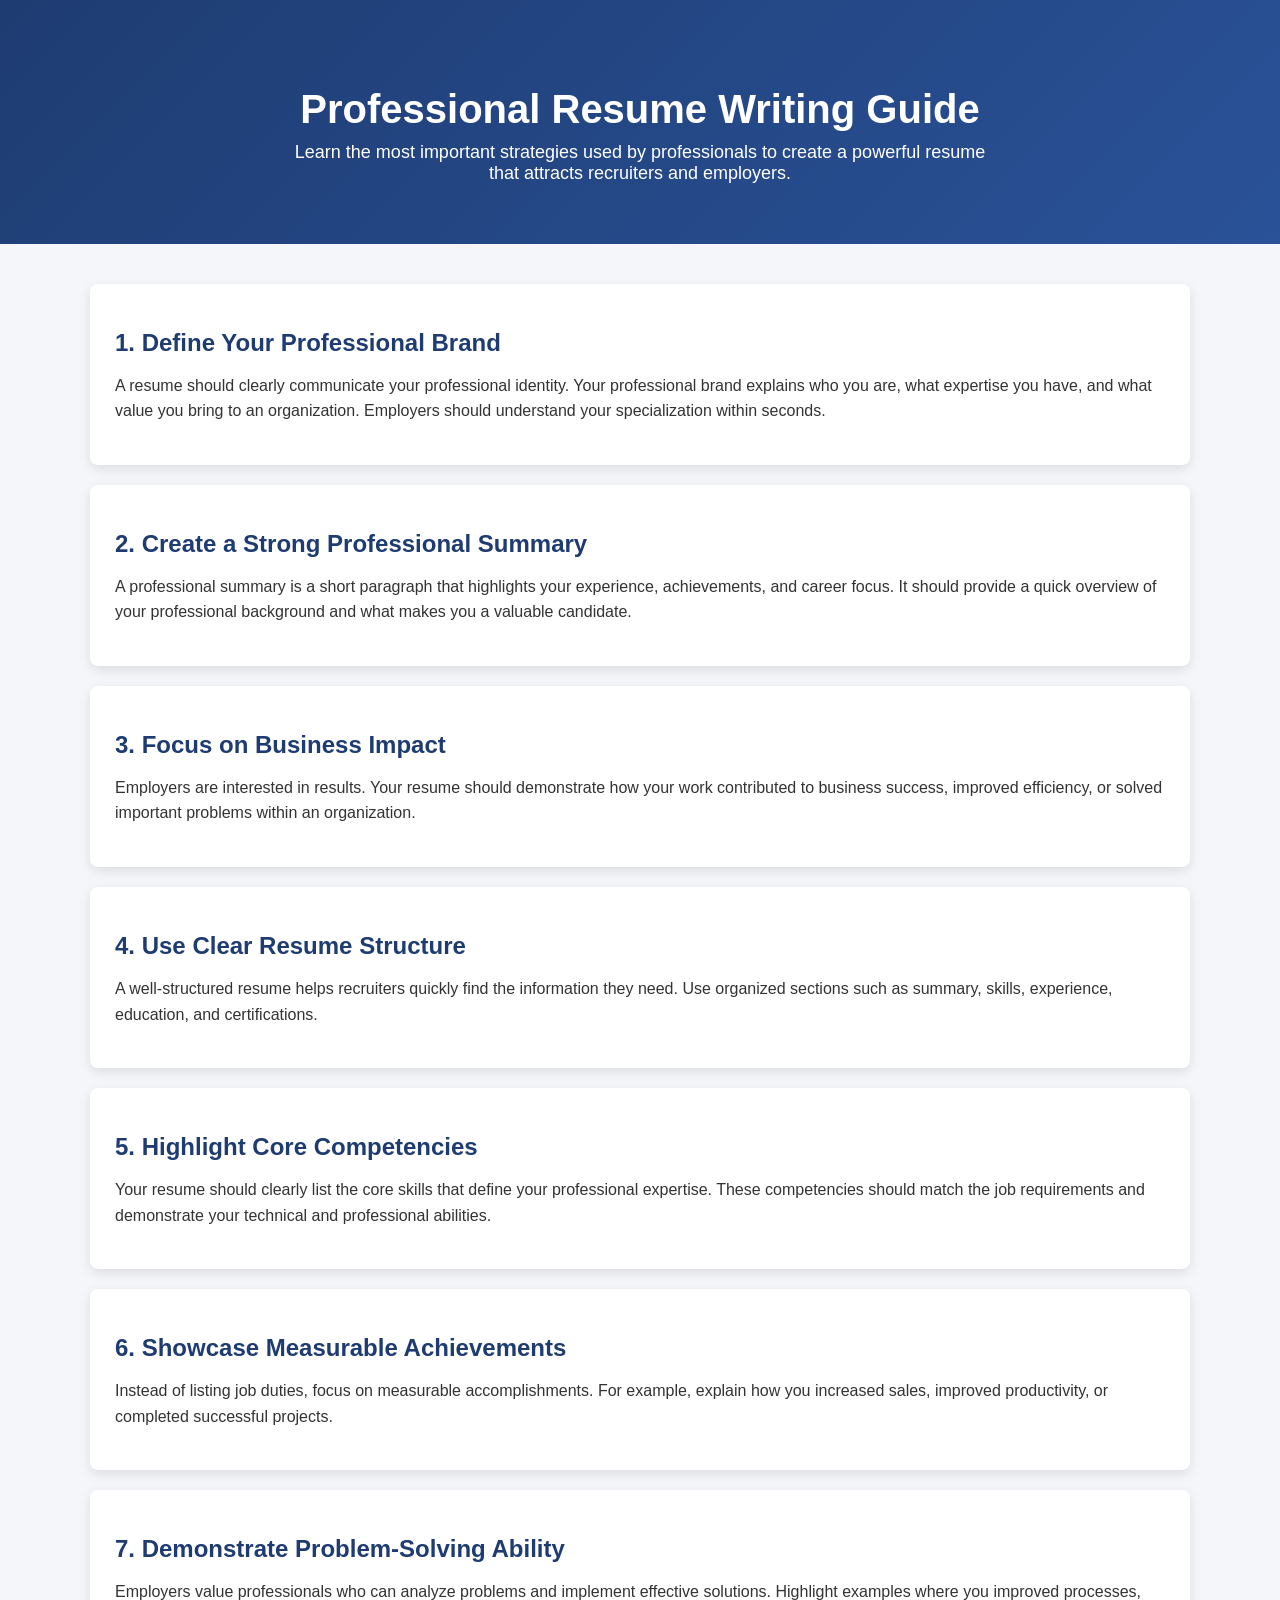
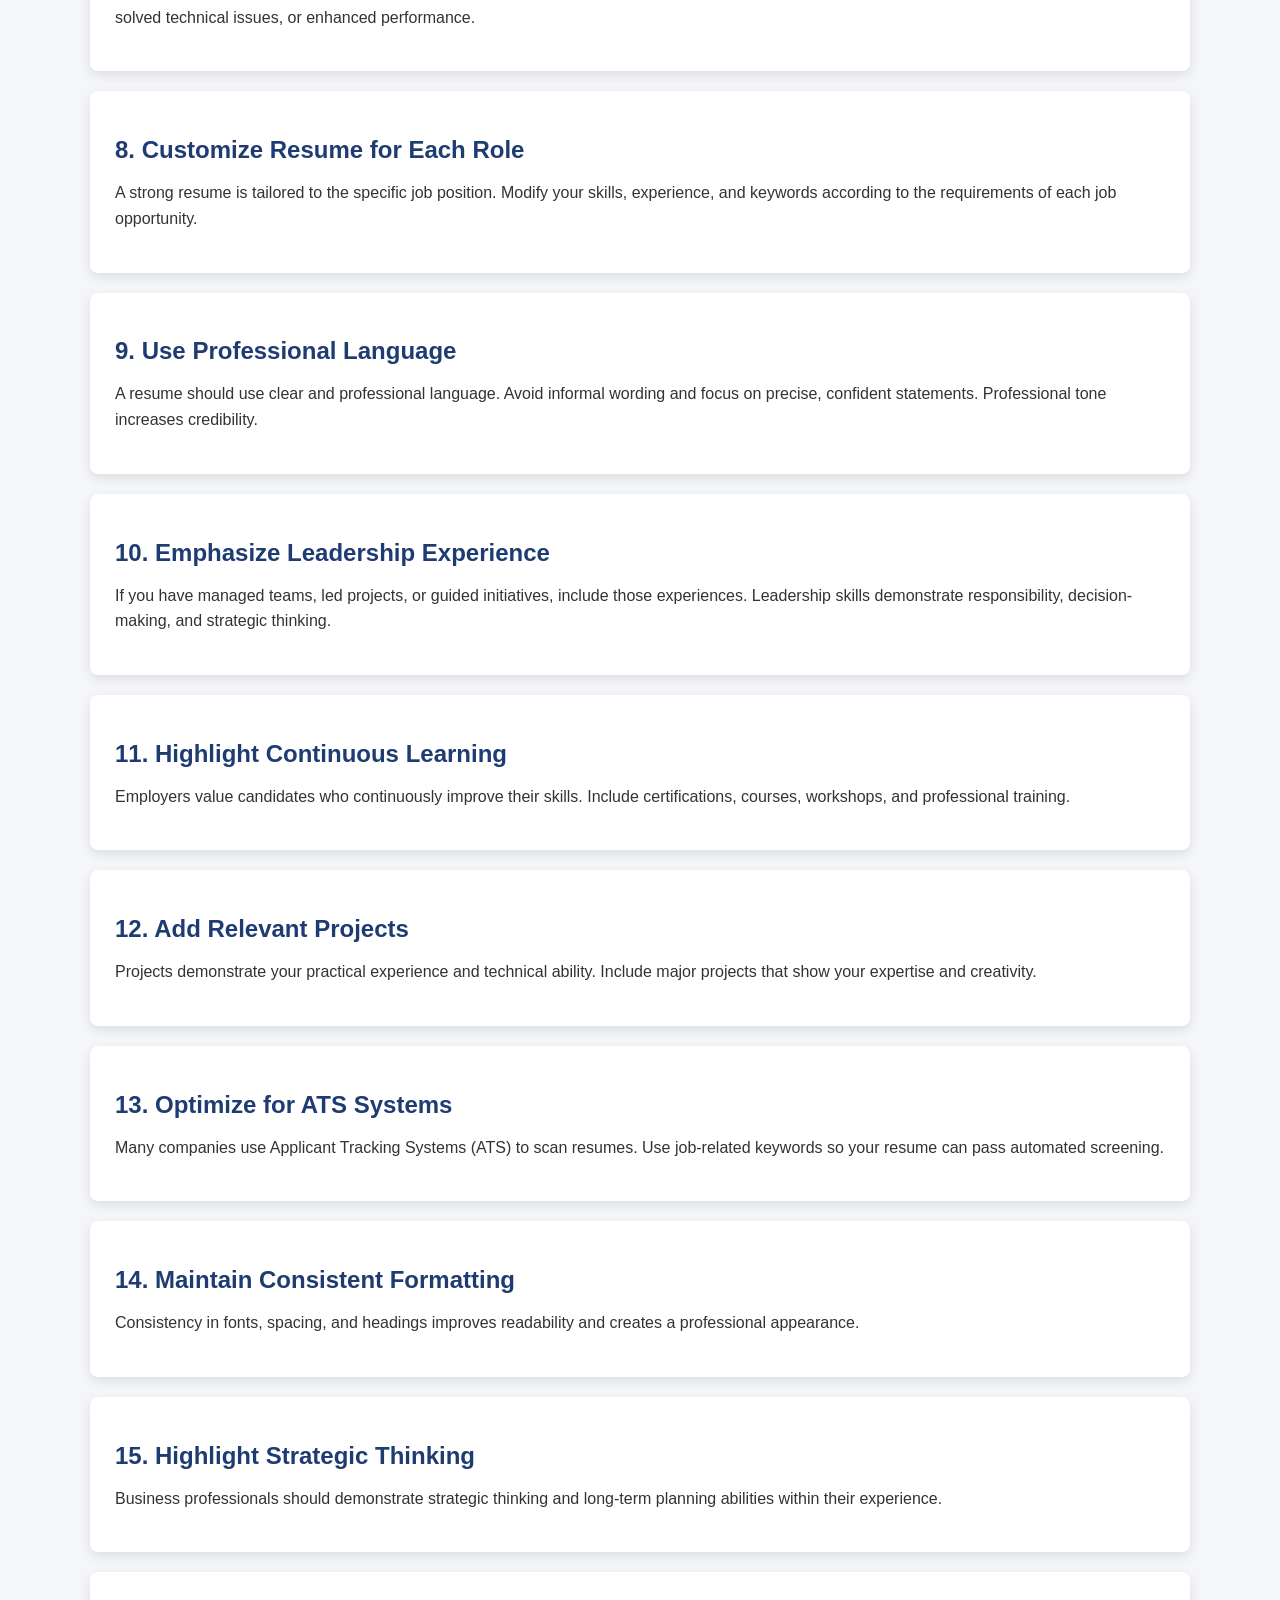
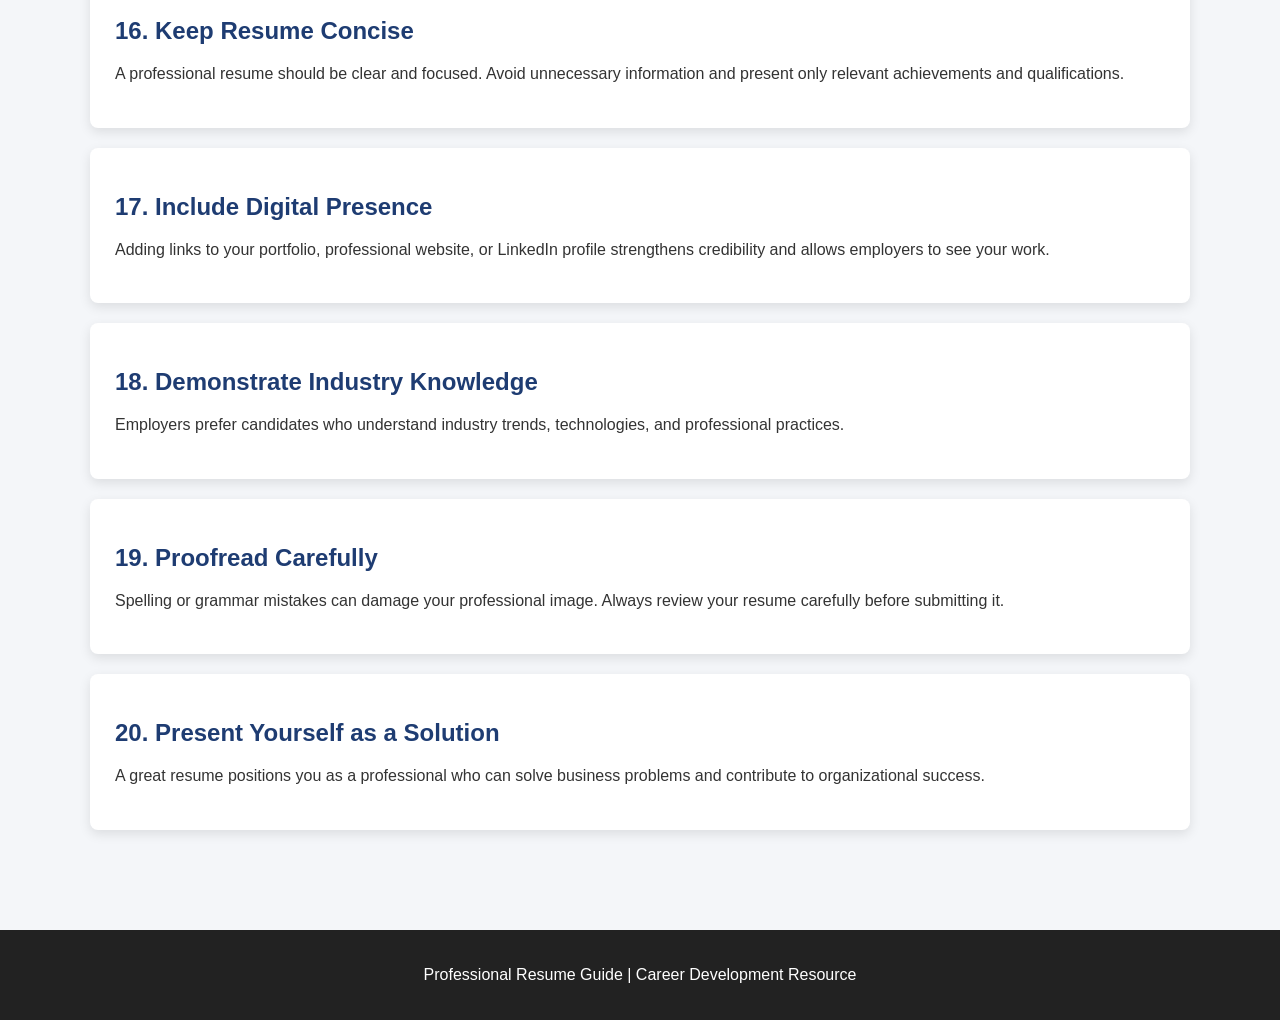
<file: write.html>
<!doctype html>
<html lang="en">

<head>
    <meta charset="UTF-8" />
    <meta name="viewport" content="width=device-width, initial-scale=1.0" />

    <title>ai.cv.com </title>
    <style>
        body{
font-family: "Segoe UI", sans-serif;
margin:0;
background:#f4f6f9;
color:#333;
}

.hero{
background:linear-gradient(135deg,#1e3c72,#2a5298);
color:white;
text-align:center;
padding:60px 20px;
}

.hero h1{
font-size:40px;
margin-bottom:10px;
}

.hero p{
max-width:700px;
margin:auto;
font-size:18px;
}

.container{
width:90%;
max-width:1100px;
margin:auto;
padding:40px 0;
}

.tip{
background:white;
padding:25px;
margin-bottom:20px;
border-radius:8px;
box-shadow:0 4px 12px rgba(0,0,0,0.1);
transition:0.3s;
}

.tip:hover{
transform:translateY(-5px);
box-shadow:0 8px 18px rgba(0,0,0,0.15);
}

.tip h2{
color:#1e3c72;
margin-bottom:10px;
}

.tip p{
line-height:1.6;
}

footer{
background:#222;
color:white;
text-align:center;
padding:20px;
margin-top:40px;
}
    </style>

    
</head>

<body>
    <header class="hero">
        <h1>Professional Resume Writing Guide</h1>

        <p>
            Learn the most important strategies used by professionals to create a
            powerful resume that attracts recruiters and employers.
        </p>
    </header>

    <section class="container">
        <div class="tip">
            <h2>1. Define Your Professional Brand</h2>
            <p>
                A resume should clearly communicate your professional identity. Your
                professional brand explains who you are, what expertise you have, and
                what value you bring to an organization. Employers should understand
                your specialization within seconds.
            </p>
        </div>

        <div class="tip">
            <h2>2. Create a Strong Professional Summary</h2>
            <p>
                A professional summary is a short paragraph that highlights your
                experience, achievements, and career focus. It should provide a quick
                overview of your professional background and what makes you a valuable
                candidate.
            </p>
        </div>

        <div class="tip">
            <h2>3. Focus on Business Impact</h2>
            <p>
                Employers are interested in results. Your resume should demonstrate
                how your work contributed to business success, improved efficiency, or
                solved important problems within an organization.
            </p>
        </div>

        <div class="tip">
            <h2>4. Use Clear Resume Structure</h2>
            <p>
                A well-structured resume helps recruiters quickly find the information
                they need. Use organized sections such as summary, skills, experience,
                education, and certifications.
            </p>
        </div>

        <div class="tip">
            <h2>5. Highlight Core Competencies</h2>
            <p>
                Your resume should clearly list the core skills that define your
                professional expertise. These competencies should match the job
                requirements and demonstrate your technical and professional
                abilities.
            </p>
        </div>

        <div class="tip">
            <h2>6. Showcase Measurable Achievements</h2>
            <p>
                Instead of listing job duties, focus on measurable accomplishments.
                For example, explain how you increased sales, improved productivity,
                or completed successful projects.
            </p>
        </div>

        <div class="tip">
            <h2>7. Demonstrate Problem-Solving Ability</h2>
            <p>
                Employers value professionals who can analyze problems and implement
                effective solutions. Highlight examples where you improved processes,
                solved technical issues, or enhanced performance.
            </p>
        </div>

        <div class="tip">
            <h2>8. Customize Resume for Each Role</h2>
            <p>
                A strong resume is tailored to the specific job position. Modify your
                skills, experience, and keywords according to the requirements of each
                job opportunity.
            </p>
        </div>

        <div class="tip">
            <h2>9. Use Professional Language</h2>
            <p>
                A resume should use clear and professional language. Avoid informal
                wording and focus on precise, confident statements. Professional tone
                increases credibility.
            </p>
        </div>

        <div class="tip">
            <h2>10. Emphasize Leadership Experience</h2>
            <p>
                If you have managed teams, led projects, or guided initiatives,
                include those experiences. Leadership skills demonstrate
                responsibility, decision-making, and strategic thinking.
            </p>
        </div>

        <div class="tip">
            <h2>11. Highlight Continuous Learning</h2>
            <p>
                Employers value candidates who continuously improve their skills.
                Include certifications, courses, workshops, and professional training.
            </p>
        </div>

        <div class="tip">
            <h2>12. Add Relevant Projects</h2>
            <p>
                Projects demonstrate your practical experience and technical ability.
                Include major projects that show your expertise and creativity.
            </p>
        </div>

        <div class="tip">
            <h2>13. Optimize for ATS Systems</h2>
            <p>
                Many companies use Applicant Tracking Systems (ATS) to scan resumes.
                Use job-related keywords so your resume can pass automated screening.
            </p>
        </div>

        <div class="tip">
            <h2>14. Maintain Consistent Formatting</h2>
            <p>
                Consistency in fonts, spacing, and headings improves readability and
                creates a professional appearance.
            </p>
        </div>

        <div class="tip">
            <h2>15. Highlight Strategic Thinking</h2>
            <p>
                Business professionals should demonstrate strategic thinking and
                long-term planning abilities within their experience.
            </p>
        </div>

        <div class="tip">
            <h2>16. Keep Resume Concise</h2>
            <p>
                A professional resume should be clear and focused. Avoid unnecessary
                information and present only relevant achievements and qualifications.
            </p>
        </div>

        <div class="tip">
            <h2>17. Include Digital Presence</h2>
            <p>
                Adding links to your portfolio, professional website, or LinkedIn
                profile strengthens credibility and allows employers to see your work.
            </p>
        </div>

        <div class="tip">
            <h2>18. Demonstrate Industry Knowledge</h2>
            <p>
                Employers prefer candidates who understand industry trends,
                technologies, and professional practices.
            </p>
        </div>

        <div class="tip">
            <h2>19. Proofread Carefully</h2>
            <p>
                Spelling or grammar mistakes can damage your professional image.
                Always review your resume carefully before submitting it.
            </p>
        </div>

        <div class="tip">
            <h2>20. Present Yourself as a Solution</h2>
            <p>
                A great resume positions you as a professional who can solve business
                problems and contribute to organizational success.
            </p>
        </div>
    </section>

    <footer>
        <p>Professional Resume Guide | Career Development Resource</p>
    </footer>
</body>

</html>
</file>
<file: style.css>
body{
font-family: "Segoe UI", sans-serif;
margin:0;
background:#f4f6f9;
color:#333;
}

.hero{
background:linear-gradient(135deg,#0f2027,#203a43,#2c5364);
color:white;
text-align:center;
padding:60px 20px;
}

.hero h1{
font-size:38px;
margin-bottom:10px;
}

.hero p{
max-width:700px;
margin:auto;
font-size:18px;
}

.container{
width:90%;
max-width:1100px;
margin:auto;
padding:40px 0;
display:grid;
grid-template-columns:repeat(auto-fit,minmax(260px,1fr));
gap:20px;
}

.card{
background:white;
padding:25px;
border-radius:10px;
box-shadow:0 4px 12px rgba(0,0,0,0.1);
transition:0.3s;
}

.card:hover{
transform:translateY(-5px);
box-shadow:0 8px 20px rgba(0,0,0,0.15);
}

.card h2{
color:#203a43;
margin-bottom:10px;
font-size:20px;
}

.card p{
line-height:1.6;
color:#555;
}

footer{
background:#111;
color:white;
text-align:center;
padding:20px;
margin-top:40px;
}
</file>
